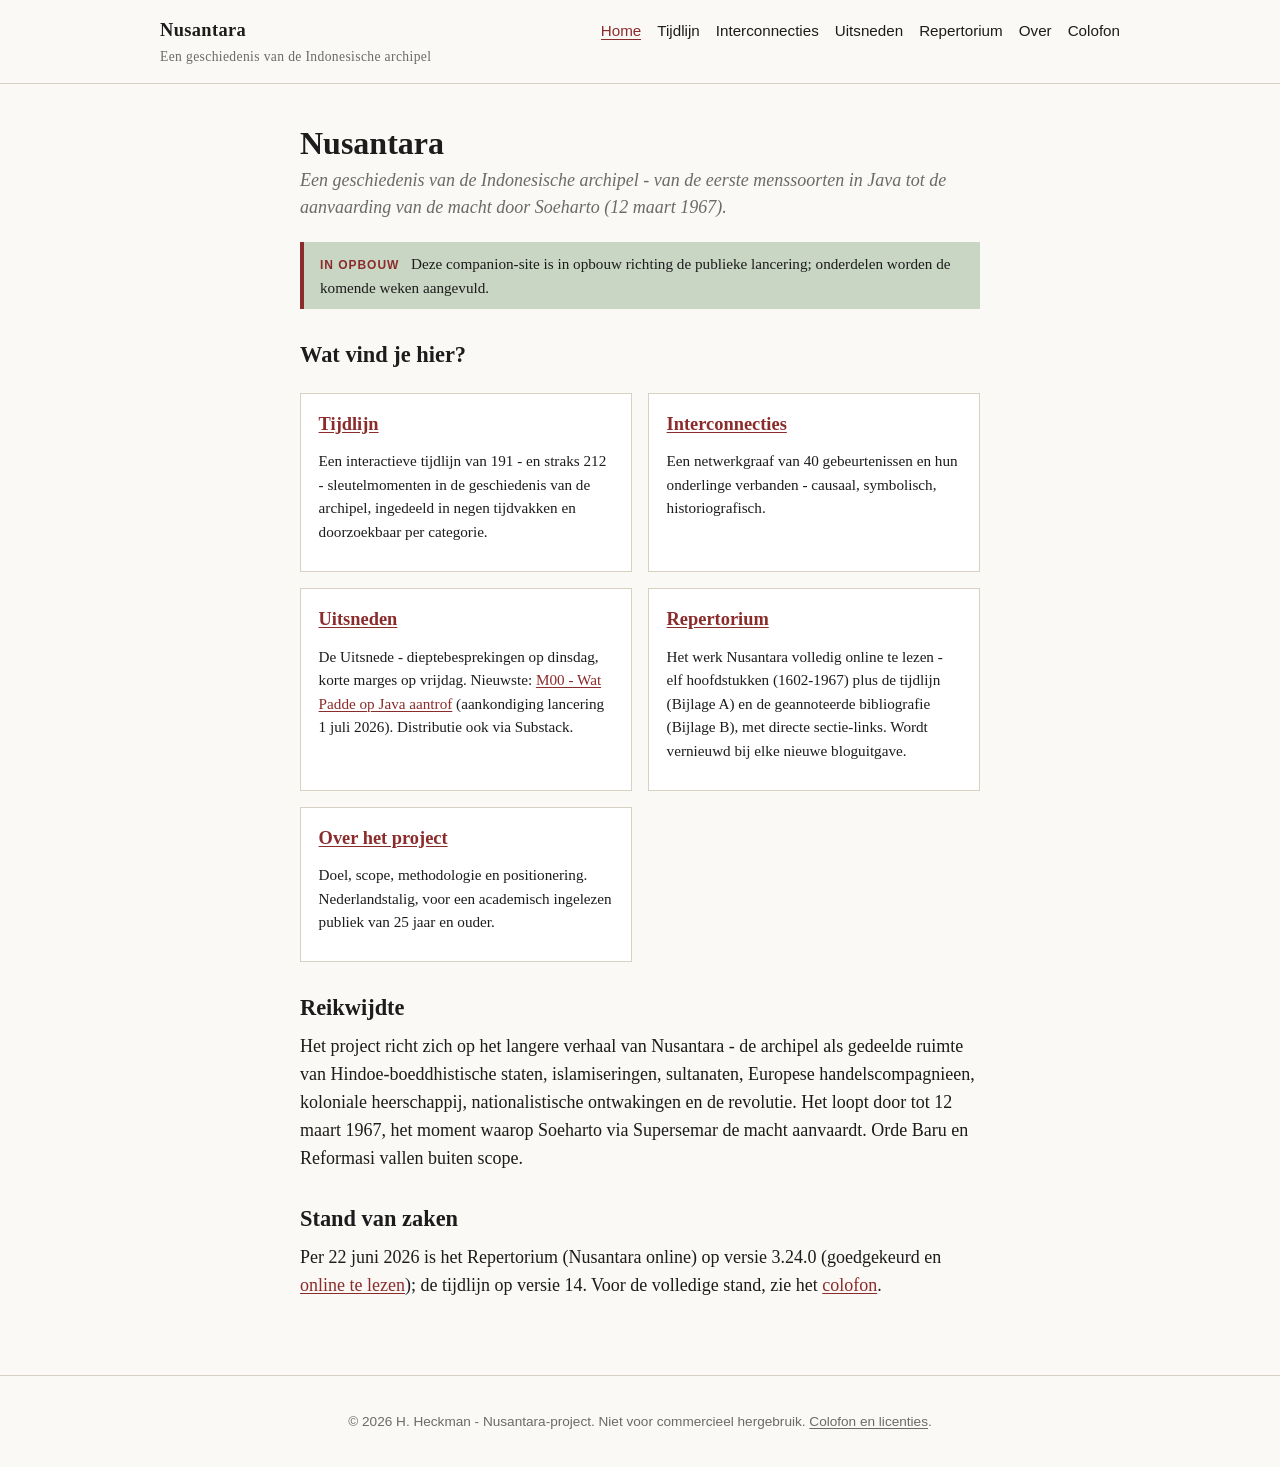
<file: index.html>
<!DOCTYPE html>
<html lang="nl">
<head>
  <meta charset="UTF-8">
  <meta name="viewport" content="width=device-width, initial-scale=1.0">
  <title>Nusantara - Een geschiedenis van de Indonesische archipel</title>
  <meta name="description" content="Companion-site bij het Nusantara-project Nusantara: tijdlijn, interconnecties-graaf, blogs en bronvermelding voor een geschiedenis van de Indonesische archipel.">
  <meta property="og:title" content="Nusantara - Een geschiedenis van de Indonesische archipel">
  <meta property="og:description" content="Tijdlijn, interconnecties en achtergrondblogs bij het Nusantara-project Nusantara.">
  <link rel="stylesheet" href="assets/css/site.css">
</head>
<body>

<header class="site-header">
  <div class="wrap">
    <a href="/" class="brand">
      Nusantara
      <span class="tagline">Een geschiedenis van de Indonesische archipel</span>
    </a>
    <nav class="site-nav" aria-label="Hoofdnavigatie">
      <ul>
        <li><a href="/" class="is-current">Home</a></li>
        <li><a href="/tijdlijn/">Tijdlijn</a></li>
        <li><a href="/interconnecties/">Interconnecties</a></li>
        <li><a href="/uitsneden/">Uitsneden</a></li>
        <li><a href="/boek/">Repertorium</a></li>
        <li><a href="/over/">Over</a></li>
        <li><a href="/colofon/">Colofon</a></li>
      </ul>
    </nav>
  </div>
</header>

<main>

  <h1>Nusantara</h1>
  <p class="subtitle">Een geschiedenis van de Indonesische archipel - van de eerste menssoorten in Java tot de aanvaarding van de macht door Soeharto (12 maart 1967).</p>

  <div class="banner" role="status">
    <span class="label">In opbouw</span>
    Deze companion-site is in opbouw richting de publieke lancering; onderdelen worden de komende weken aangevuld.
  </div>

  <h2>Wat vind je hier?</h2>

  <div class="cards">
    <div class="card">
      <h3><a href="/tijdlijn/">Tijdlijn</a></h3>
      <p>Een interactieve tijdlijn van 191 - en straks 212 - sleutelmomenten in de geschiedenis van de archipel, ingedeeld in negen tijdvakken en doorzoekbaar per categorie.</p>
    </div>
    <div class="card">
      <h3><a href="/interconnecties/">Interconnecties</a></h3>
      <p>Een netwerkgraaf van 40 gebeurtenissen en hun onderlinge verbanden - causaal, symbolisch, historiografisch.</p>
    </div>
    <div class="card">
      <h3><a href="/uitsneden/">Uitsneden</a></h3>
      <p>De Uitsnede - dieptebesprekingen op dinsdag, korte marges op vrijdag. Nieuwste: <a href="/uitsneden/m00/">M00 - Wat Padde op Java aantrof</a> (aankondiging lancering 1 juli 2026). Distributie ook via Substack.</p>
    </div>
    <div class="card">
      <h3><a href="/boek/">Repertorium</a></h3>
      <p>Het werk Nusantara volledig online te lezen - elf hoofdstukken (1602-1967) plus de tijdlijn (Bijlage A) en de geannoteerde bibliografie (Bijlage B), met directe sectie-links. Wordt vernieuwd bij elke nieuwe bloguitgave.</p>
    </div>
    <div class="card">
      <h3><a href="/over/">Over het project</a></h3>
      <p>Doel, scope, methodologie en positionering. Nederlandstalig, voor een academisch ingelezen publiek van 25 jaar en ouder.</p>
    </div>
  </div>

  <h2>Reikwijdte</h2>
  <p>Het project richt zich op het langere verhaal van Nusantara - de archipel als gedeelde ruimte van Hindoe-boeddhistische staten, islamiseringen, sultanaten, Europese handelscompagnieen, koloniale heerschappij, nationalistische ontwakingen en de revolutie. Het loopt door tot 12 maart 1967, het moment waarop Soeharto via Supersemar de macht aanvaardt. Orde Baru en Reformasi vallen buiten scope.</p>

  <h2>Stand van zaken</h2>
  <p>Per 22 juni 2026 is het Repertorium (Nusantara online) op versie 3.24.0 (goedgekeurd en <a href="/boek/">online te lezen</a>); de tijdlijn op versie 14. Voor de volledige stand, zie het <a href="/colofon/">colofon</a>.</p>

</main>

<footer class="site-footer">
  <p>&copy; 2026 H. Heckman - Nusantara-project. Niet voor commercieel hergebruik. <a href="/colofon/">Colofon en licenties</a>.</p>
</footer>

</body>
</html>
</file>
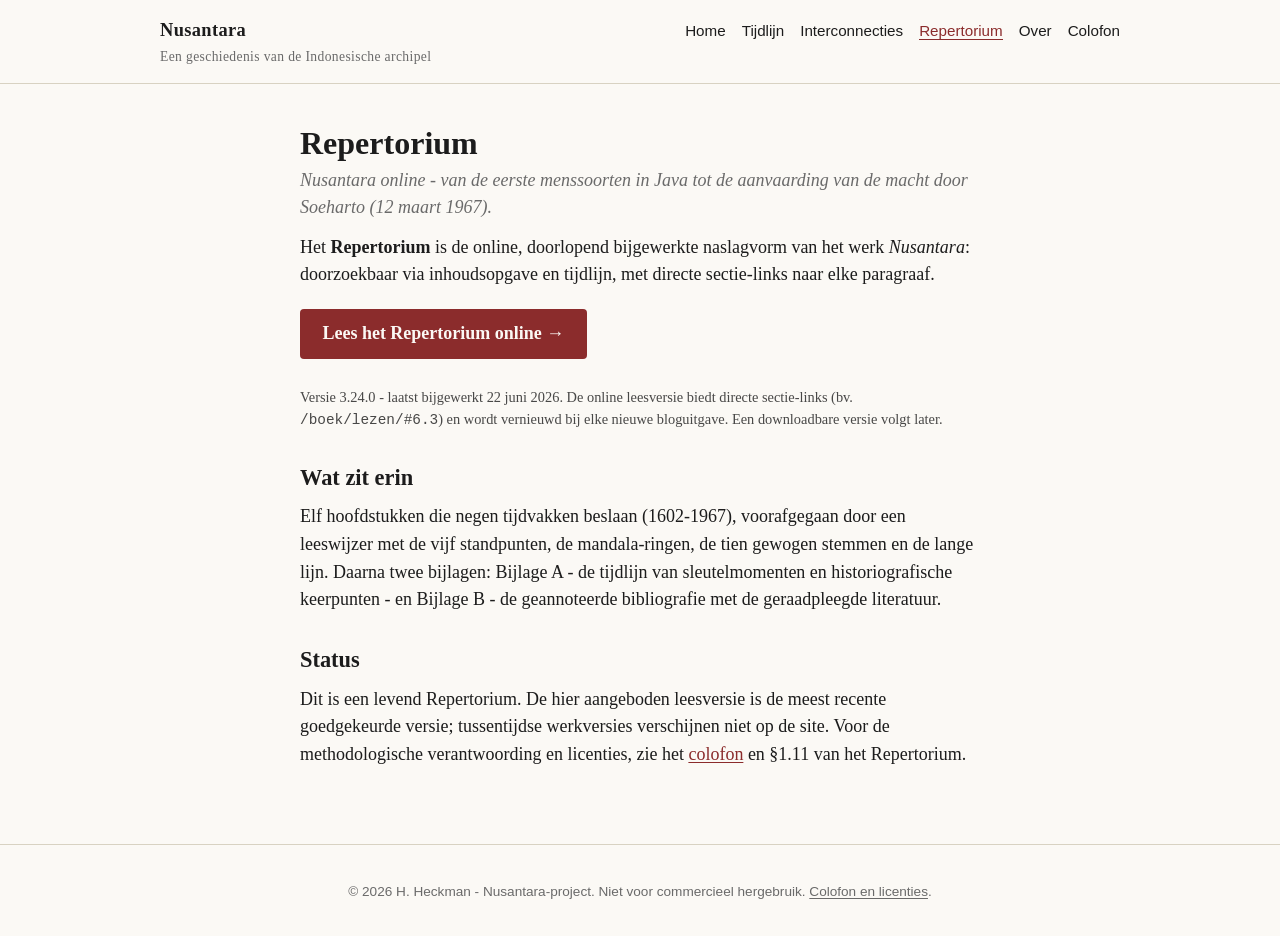
<file: boek/index.html>
<!DOCTYPE html>
<html lang="nl">
<head>
  <meta charset="UTF-8">
  <meta name="viewport" content="width=device-width, initial-scale=1.0">
  <title>Repertorium - Nusantara</title>
  <meta name="description" content="Het Repertorium van Nusantara - een maritiem-gecentreerde geschiedenis van de Indonesische archipel - online te lezen, met directe sectie-links.">
  <meta property="og:title" content="Repertorium - Nusantara">
  <link rel="stylesheet" href="../assets/css/site.css">
  <style>
    .download-btn{display:inline-block;margin:.5rem 0 1rem;padding:.7rem 1.4rem;background:#8B2C2C;color:#FBF9F5;text-decoration:none;border-radius:4px;font-weight:bold}
    .download-btn:hover{background:#9E1B22}
    .meta{font-size:.9rem;opacity:.8}
  </style>
</head>
<body>

<header class="site-header">
  <div class="wrap">
    <a href="/" class="brand">
      Nusantara
      <span class="tagline">Een geschiedenis van de Indonesische archipel</span>
    </a>
    <nav class="site-nav" aria-label="Hoofdnavigatie">
      <ul>
        <li><a href="/">Home</a></li>
        <li><a href="/tijdlijn/">Tijdlijn</a></li>
        <li><a href="/interconnecties/">Interconnecties</a></li>
        <li><a href="/boek/" class="is-current">Repertorium</a></li>
        <li><a href="/over/">Over</a></li>
        <li><a href="/colofon/">Colofon</a></li>
      </ul>
    </nav>
  </div>
</header>

<main>

  <h1>Repertorium</h1>
  <p class="subtitle">Nusantara online - van de eerste menssoorten in Java tot de aanvaarding van de macht door Soeharto (12 maart 1967).</p>

  <p>Het <strong>Repertorium</strong> is de online, doorlopend bijgewerkte naslagvorm van het werk <em>Nusantara</em>: doorzoekbaar via inhoudsopgave en tijdlijn, met directe sectie-links naar elke paragraaf.</p>

  <p><a class="download-btn" href="/boek/lezen/">Lees het Repertorium online &rarr;</a></p>
  <p class="meta">Versie 3.24.0 - laatst bijgewerkt 22 juni 2026. De online leesversie biedt directe sectie-links (bv. <code>/boek/lezen/#6.3</code>) en wordt vernieuwd bij elke nieuwe bloguitgave. Een downloadbare versie volgt later.</p>

  <h2>Wat zit erin</h2>
  <p>Elf hoofdstukken die negen tijdvakken beslaan (1602-1967), voorafgegaan door een leeswijzer met de vijf standpunten, de mandala-ringen, de tien gewogen stemmen en de lange lijn. Daarna twee bijlagen: Bijlage A - de tijdlijn van sleutelmomenten en historiografische keerpunten - en Bijlage B - de geannoteerde bibliografie met de geraadpleegde literatuur.</p>

  <h2>Status</h2>
  <p>Dit is een levend Repertorium. De hier aangeboden leesversie is de meest recente goedgekeurde versie; tussentijdse werkversies verschijnen niet op de site. Voor de methodologische verantwoording en licenties, zie het <a href="/colofon/">colofon</a> en §1.11 van het Repertorium.</p>

</main>

<footer class="site-footer">
  <p>&copy; 2026 H. Heckman - Nusantara-project. Niet voor commercieel hergebruik. <a href="/colofon/">Colofon en licenties</a>.</p>
</footer>

</body>
</html>
</file>
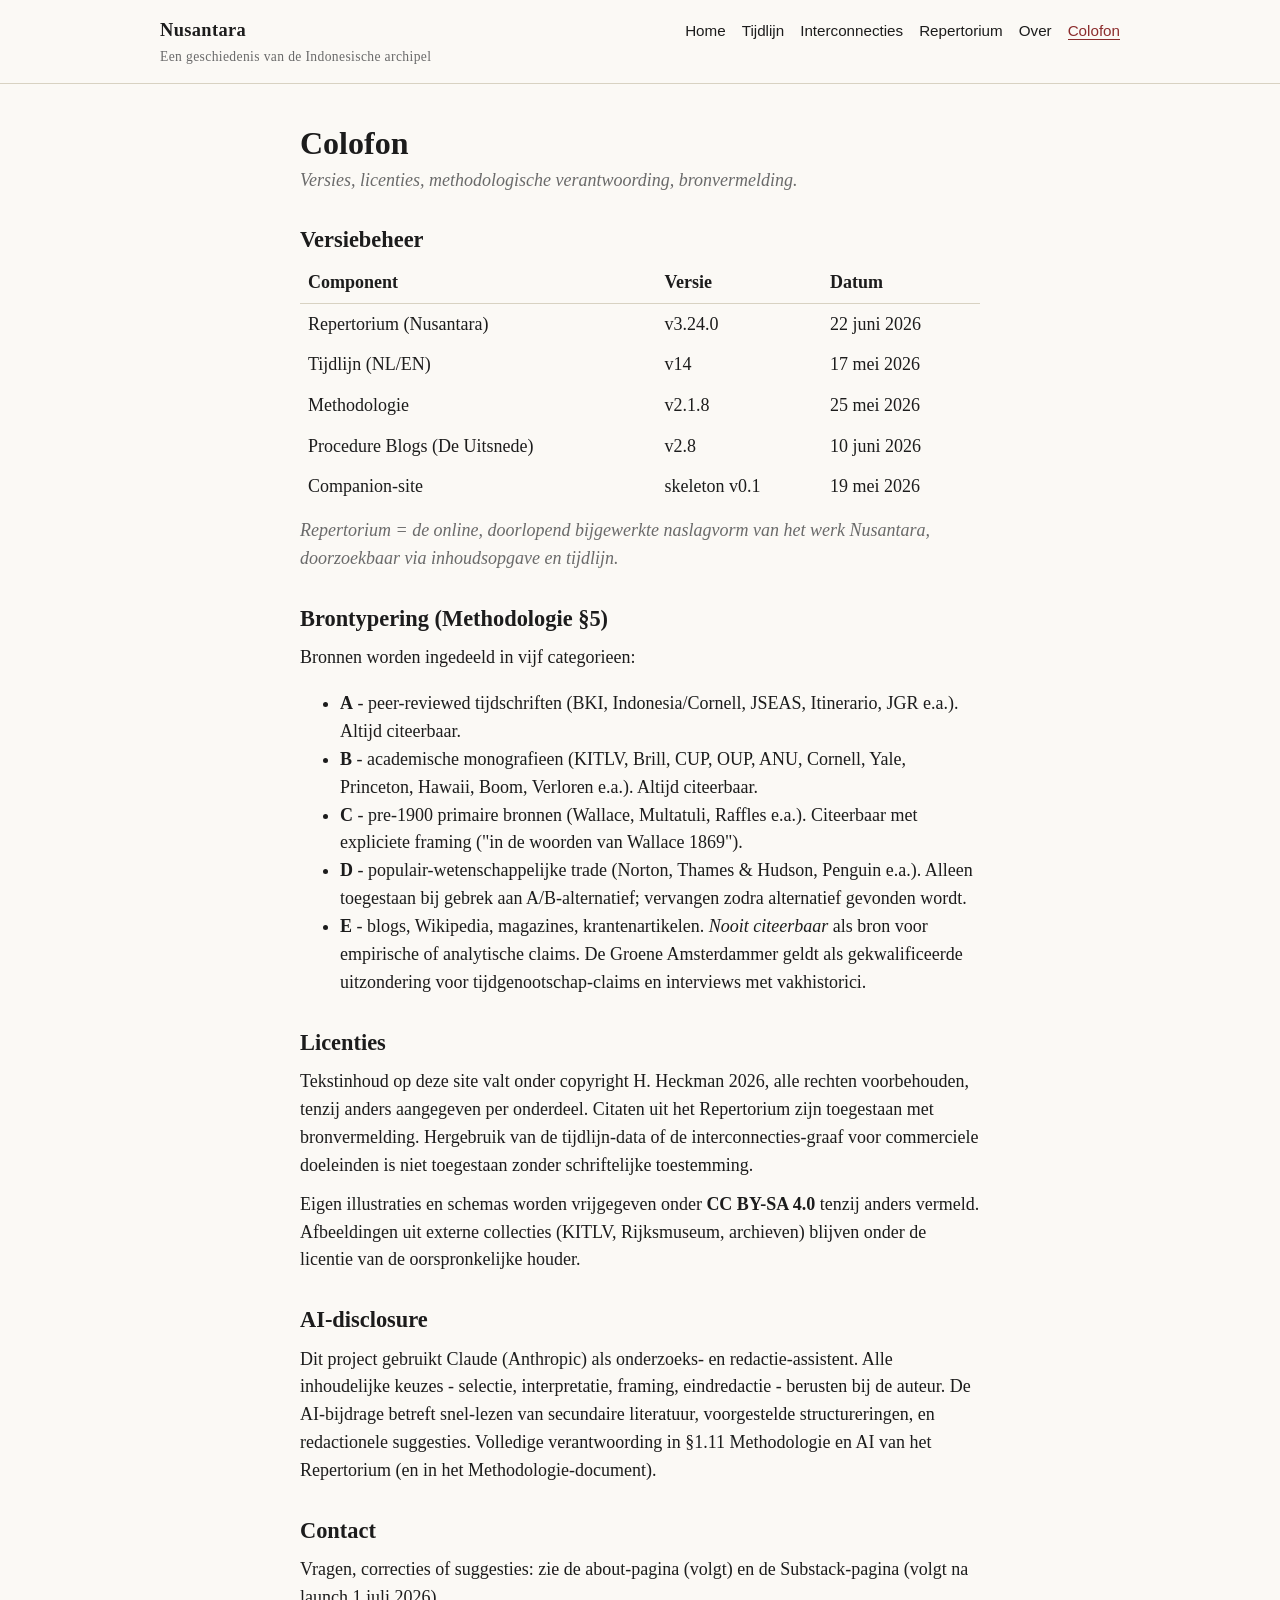
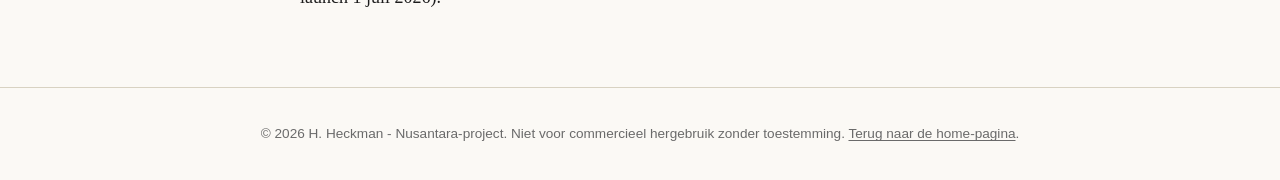
<file: colofon/index.html>
<!DOCTYPE html>
<html lang="nl">
<head>
  <meta charset="UTF-8">
  <meta name="viewport" content="width=device-width, initial-scale=1.0">
  <title>Colofon - Nusantara</title>
  <meta name="description" content="Colofon, licenties, bronvermelding en versiebeheer van het Nusantara-project.">
  <meta property="og:title" content="Colofon - Nusantara">
  <link rel="stylesheet" href="../assets/css/site.css">
</head>
<body>

<header class="site-header">
  <div class="wrap">
    <a href="/" class="brand">
      Nusantara
      <span class="tagline">Een geschiedenis van de Indonesische archipel</span>
    </a>
    <nav class="site-nav" aria-label="Hoofdnavigatie">
      <ul>
        <li><a href="/">Home</a></li>
        <li><a href="/tijdlijn/">Tijdlijn</a></li>
        <li><a href="/interconnecties/">Interconnecties</a></li>
        <li><a href="/boek/">Repertorium</a></li>
        <li><a href="/over/">Over</a></li>
        <li><a href="/colofon/" class="is-current">Colofon</a></li>
      </ul>
    </nav>
  </div>
</header>

<main>

  <h1>Colofon</h1>
  <p class="subtitle">Versies, licenties, methodologische verantwoording, bronvermelding.</p>

  <h2>Versiebeheer</h2>
  <table style="width:100%; border-collapse:collapse;">
    <tr><th style="text-align:left; border-bottom:1px solid var(--c-rule); padding:0.4rem 0.5rem;">Component</th><th style="text-align:left; border-bottom:1px solid var(--c-rule); padding:0.4rem 0.5rem;">Versie</th><th style="text-align:left; border-bottom:1px solid var(--c-rule); padding:0.4rem 0.5rem;">Datum</th></tr>
    <tr><td style="padding:0.4rem 0.5rem;">Repertorium (Nusantara)</td><td style="padding:0.4rem 0.5rem;">v3.24.0</td><td style="padding:0.4rem 0.5rem;">22 juni 2026</td></tr>
    <tr><td style="padding:0.4rem 0.5rem;">Tijdlijn (NL/EN)</td><td style="padding:0.4rem 0.5rem;">v14</td><td style="padding:0.4rem 0.5rem;">17 mei 2026</td></tr>
    <tr><td style="padding:0.4rem 0.5rem;">Methodologie</td><td style="padding:0.4rem 0.5rem;">v2.1.8</td><td style="padding:0.4rem 0.5rem;">25 mei 2026</td></tr>
    <tr><td style="padding:0.4rem 0.5rem;">Procedure Blogs (De Uitsnede)</td><td style="padding:0.4rem 0.5rem;">v2.8</td><td style="padding:0.4rem 0.5rem;">10 juni 2026</td></tr>
    <tr><td style="padding:0.4rem 0.5rem;">Companion-site</td><td style="padding:0.4rem 0.5rem;">skeleton v0.1</td><td style="padding:0.4rem 0.5rem;">19 mei 2026</td></tr>
  </table>

  <p class="subtitle" style="margin-top:0.6rem;">Repertorium = de online, doorlopend bijgewerkte naslagvorm van het werk <em>Nusantara</em>, doorzoekbaar via inhoudsopgave en tijdlijn.</p>

  <h2>Brontypering (Methodologie §5)</h2>
  <p>Bronnen worden ingedeeld in vijf categorieen:</p>
  <ul>
    <li><strong>A</strong> - peer-reviewed tijdschriften (BKI, Indonesia/Cornell, JSEAS, Itinerario, JGR e.a.). Altijd citeerbaar.</li>
    <li><strong>B</strong> - academische monografieen (KITLV, Brill, CUP, OUP, ANU, Cornell, Yale, Princeton, Hawaii, Boom, Verloren e.a.). Altijd citeerbaar.</li>
    <li><strong>C</strong> - pre-1900 primaire bronnen (Wallace, Multatuli, Raffles e.a.). Citeerbaar met expliciete framing ("in de woorden van Wallace 1869").</li>
    <li><strong>D</strong> - populair-wetenschappelijke trade (Norton, Thames &amp; Hudson, Penguin e.a.). Alleen toegestaan bij gebrek aan A/B-alternatief; vervangen zodra alternatief gevonden wordt.</li>
    <li><strong>E</strong> - blogs, Wikipedia, magazines, krantenartikelen. <em>Nooit citeerbaar</em> als bron voor empirische of analytische claims. De Groene Amsterdammer geldt als gekwalificeerde uitzondering voor tijdgenootschap-claims en interviews met vakhistorici.</li>
  </ul>

  <h2>Licenties</h2>
  <p>Tekstinhoud op deze site valt onder copyright H. Heckman 2026, alle rechten voorbehouden, tenzij anders aangegeven per onderdeel. Citaten uit het Repertorium zijn toegestaan met bronvermelding. Hergebruik van de tijdlijn-data of de interconnecties-graaf voor commerciele doeleinden is niet toegestaan zonder schriftelijke toestemming.</p>
  <p>Eigen illustraties en schemas worden vrijgegeven onder <strong>CC BY-SA 4.0</strong> tenzij anders vermeld. Afbeeldingen uit externe collecties (KITLV, Rijksmuseum, archieven) blijven onder de licentie van de oorspronkelijke houder.</p>

  <h2>AI-disclosure</h2>
  <p>Dit project gebruikt Claude (Anthropic) als onderzoeks- en redactie-assistent. Alle inhoudelijke keuzes - selectie, interpretatie, framing, eindredactie - berusten bij de auteur. De AI-bijdrage betreft snel-lezen van secundaire literatuur, voorgestelde structureringen, en redactionele suggesties. Volledige verantwoording in §1.11 Methodologie en AI van het Repertorium (en in het Methodologie-document).</p>

  <h2>Contact</h2>
  <p>Vragen, correcties of suggesties: zie de about-pagina (volgt) en de Substack-pagina (volgt na launch 1 juli 2026).</p>

</main>

<footer class="site-footer">
  <p>&copy; 2026 H. Heckman - Nusantara-project. Niet voor commercieel hergebruik zonder toestemming. <a href="/">Terug naar de home-pagina</a>.</p>
</footer>

</body>
</html>
</file>
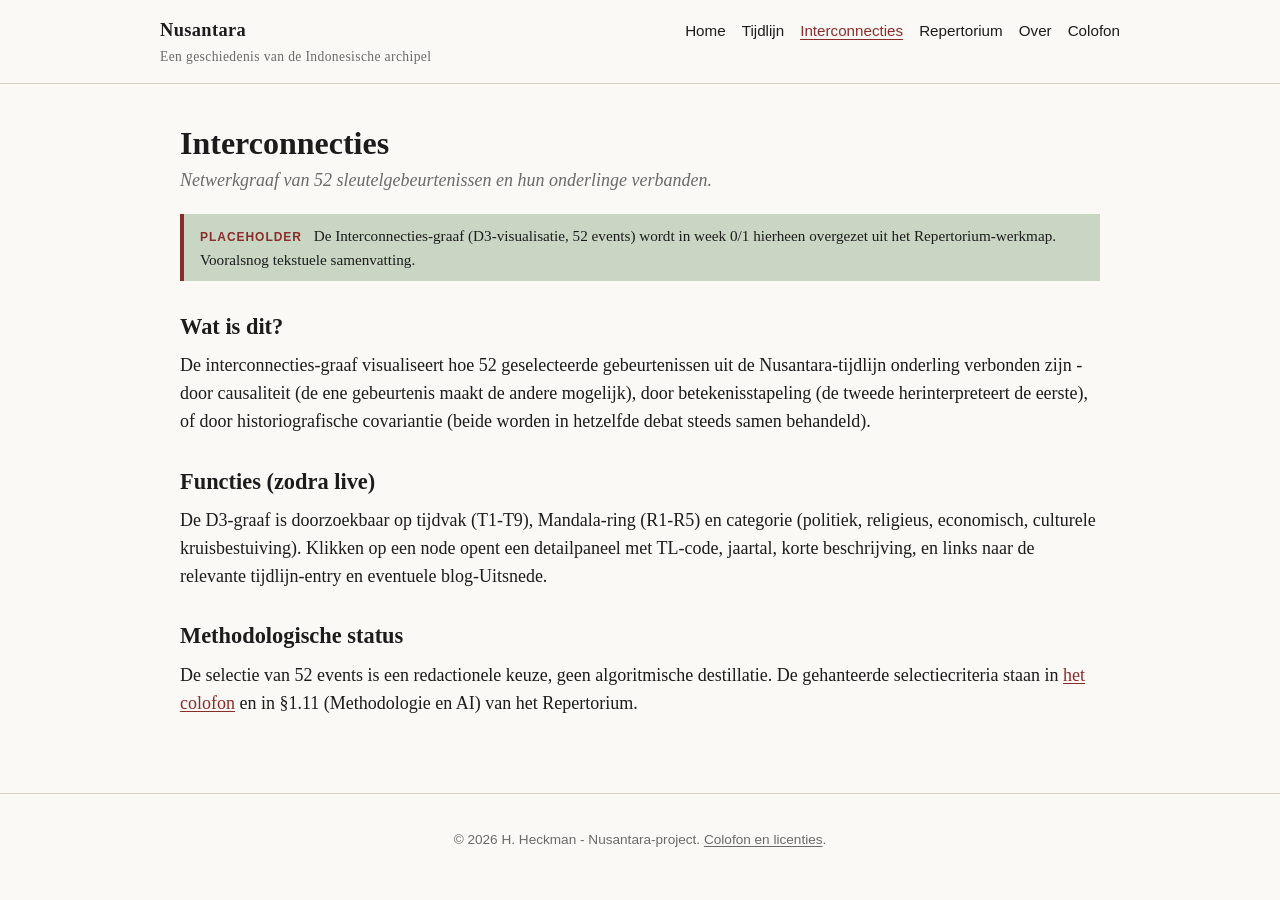
<file: interconnecties/index.html>
<!DOCTYPE html>
<html lang="nl">
<head>
  <meta charset="UTF-8">
  <meta name="viewport" content="width=device-width, initial-scale=1.0">
  <title>Interconnecties - Nusantara</title>
  <meta name="description" content="Netwerkgraaf van 40 gebeurtenissen en hun verbanden in de geschiedenis van de Indonesische archipel.">
  <meta property="og:title" content="Interconnecties - Nusantara">
  <link rel="stylesheet" href="../assets/css/site.css">
</head>
<body>

<header class="site-header">
  <div class="wrap">
    <a href="/" class="brand">
      Nusantara
      <span class="tagline">Een geschiedenis van de Indonesische archipel</span>
    </a>
    <nav class="site-nav" aria-label="Hoofdnavigatie">
      <ul>
        <li><a href="/">Home</a></li>
        <li><a href="/tijdlijn/">Tijdlijn</a></li>
        <li><a href="/interconnecties/" class="is-current">Interconnecties</a></li>
        <li><a href="/boek/">Repertorium</a></li>
        <li><a href="/over/">Over</a></li>
        <li><a href="/colofon/">Colofon</a></li>
      </ul>
    </nav>
  </div>
</header>

<main class="wide">

  <h1>Interconnecties</h1>
  <p class="subtitle">Netwerkgraaf van 52 sleutelgebeurtenissen en hun onderlinge verbanden.</p>

  <div class="banner" role="status">
    <span class="label">Placeholder</span>
    De Interconnecties-graaf (D3-visualisatie, 52 events) wordt in week 0/1 hierheen overgezet uit het Repertorium-werkmap. Vooralsnog tekstuele samenvatting.
  </div>

  <h2>Wat is dit?</h2>
  <p>De interconnecties-graaf visualiseert hoe 52 geselecteerde gebeurtenissen uit de Nusantara-tijdlijn onderling verbonden zijn - door causaliteit (de ene gebeurtenis maakt de andere mogelijk), door betekenisstapeling (de tweede herinterpreteert de eerste), of door historiografische covariantie (beide worden in hetzelfde debat steeds samen behandeld).</p>

  <h2>Functies (zodra live)</h2>
  <p>De D3-graaf is doorzoekbaar op tijdvak (T1-T9), Mandala-ring (R1-R5) en categorie (politiek, religieus, economisch, culturele kruisbestuiving). Klikken op een node opent een detailpaneel met TL-code, jaartal, korte beschrijving, en links naar de relevante tijdlijn-entry en eventuele blog-Uitsnede.</p>

  <h2>Methodologische status</h2>
  <p>De selectie van 52 events is een redactionele keuze, geen algoritmische destillatie. De gehanteerde selectiecriteria staan in <a href="/colofon/">het colofon</a> en in §1.11 (Methodologie en AI) van het Repertorium.</p>

</main>

<footer class="site-footer">
  <p>&copy; 2026 H. Heckman - Nusantara-project. <a href="/colofon/">Colofon en licenties</a>.</p>
</footer>

</body>
</html>
</file>
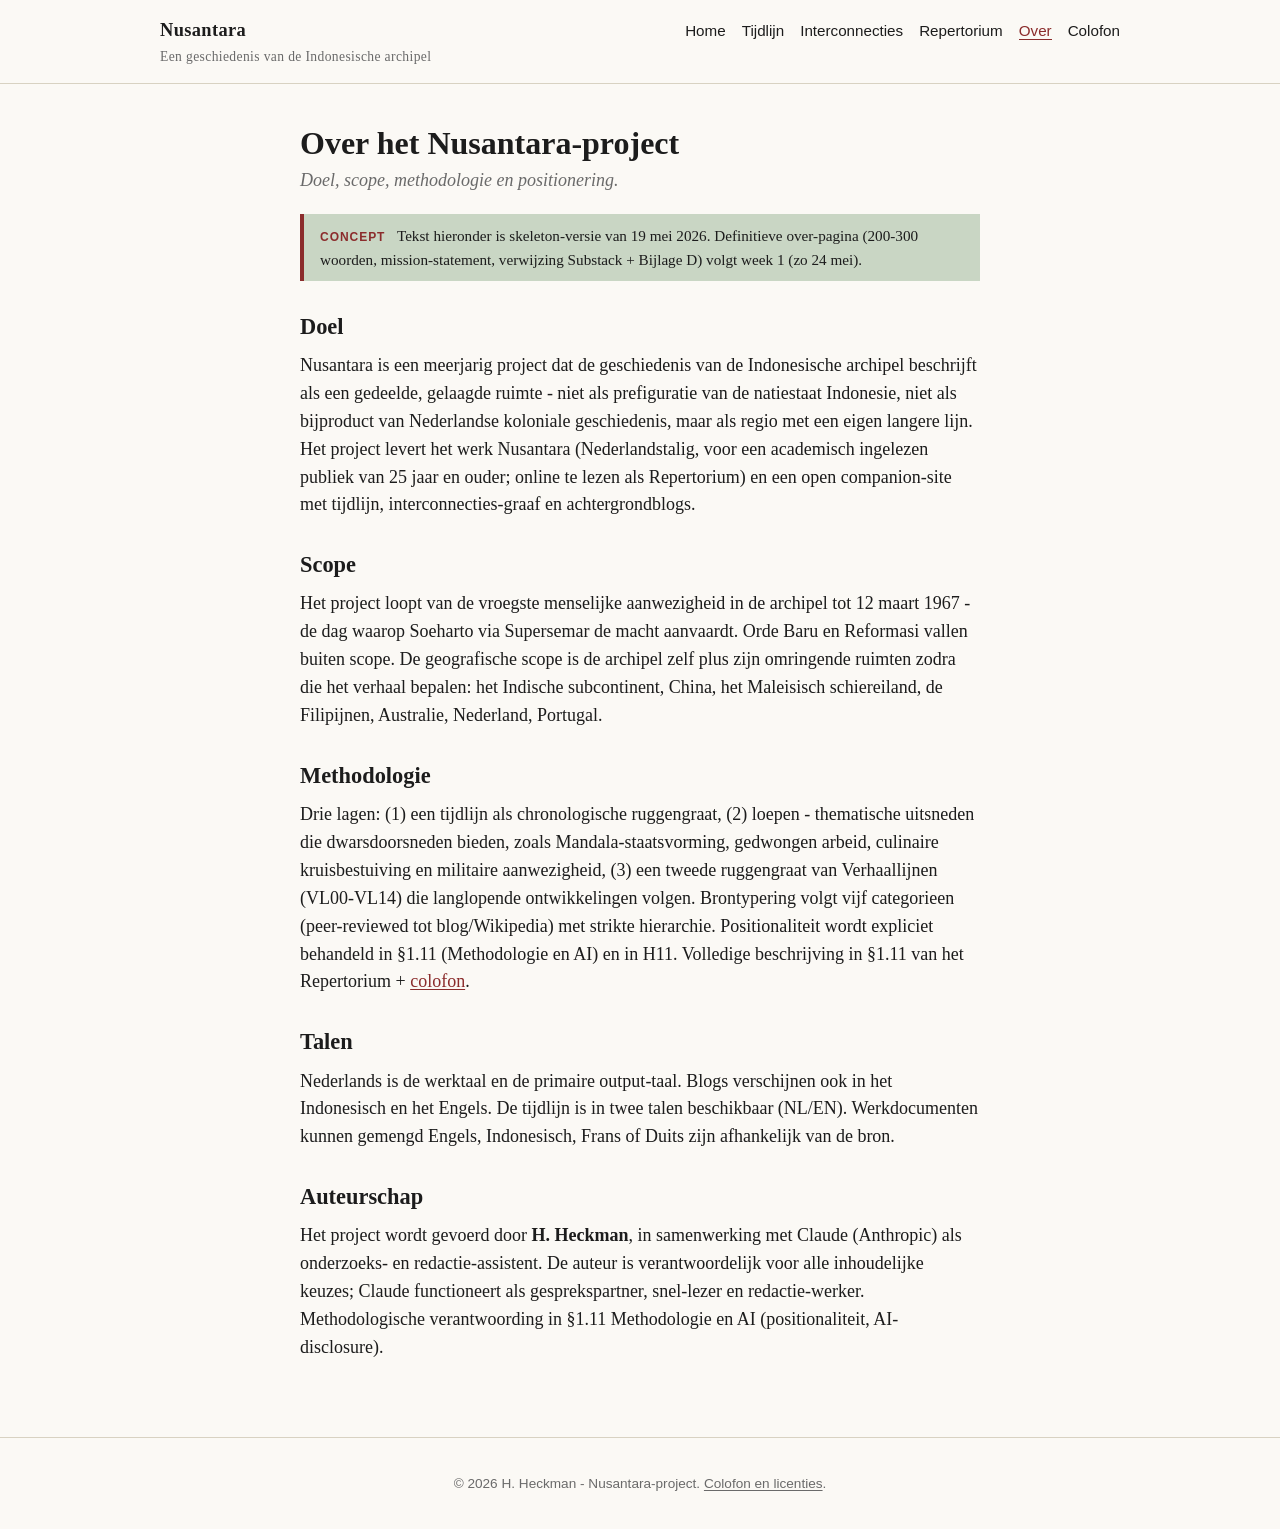
<file: over/index.html>
<!DOCTYPE html>
<html lang="nl">
<head>
  <meta charset="UTF-8">
  <meta name="viewport" content="width=device-width, initial-scale=1.0">
  <title>Over het project - Nusantara</title>
  <meta name="description" content="Doel, scope, methodologie en positionering van het Nusantara-project: een Nederlandstalige geschiedenis van de Indonesische archipel voor een academisch publiek van 25+.">
  <meta property="og:title" content="Over het Nusantara-project">
  <link rel="stylesheet" href="../assets/css/site.css">
</head>
<body>

<header class="site-header">
  <div class="wrap">
    <a href="/" class="brand">
      Nusantara
      <span class="tagline">Een geschiedenis van de Indonesische archipel</span>
    </a>
    <nav class="site-nav" aria-label="Hoofdnavigatie">
      <ul>
        <li><a href="/">Home</a></li>
        <li><a href="/tijdlijn/">Tijdlijn</a></li>
        <li><a href="/interconnecties/">Interconnecties</a></li>
        <li><a href="/boek/">Repertorium</a></li>
        <li><a href="/over/" class="is-current">Over</a></li>
        <li><a href="/colofon/">Colofon</a></li>
      </ul>
    </nav>
  </div>
</header>

<main>

  <h1>Over het Nusantara-project</h1>
  <p class="subtitle">Doel, scope, methodologie en positionering.</p>

  <div class="banner" role="status">
    <span class="label">Concept</span>
    Tekst hieronder is skeleton-versie van 19 mei 2026. Definitieve over-pagina (200-300 woorden, mission-statement, verwijzing Substack + Bijlage D) volgt week 1 (zo 24 mei).
  </div>

  <h2>Doel</h2>
  <p>Nusantara is een meerjarig project dat de geschiedenis van de Indonesische archipel beschrijft als een gedeelde, gelaagde ruimte - niet als prefiguratie van de natiestaat Indonesie, niet als bijproduct van Nederlandse koloniale geschiedenis, maar als regio met een eigen langere lijn. Het project levert het werk Nusantara (Nederlandstalig, voor een academisch ingelezen publiek van 25 jaar en ouder; online te lezen als Repertorium) en een open companion-site met tijdlijn, interconnecties-graaf en achtergrondblogs.</p>

  <h2>Scope</h2>
  <p>Het project loopt van de vroegste menselijke aanwezigheid in de archipel tot 12 maart 1967 - de dag waarop Soeharto via Supersemar de macht aanvaardt. Orde Baru en Reformasi vallen buiten scope. De geografische scope is de archipel zelf plus zijn omringende ruimten zodra die het verhaal bepalen: het Indische subcontinent, China, het Maleisisch schiereiland, de Filipijnen, Australie, Nederland, Portugal.</p>

  <h2>Methodologie</h2>
  <p>Drie lagen: (1) een tijdlijn als chronologische ruggengraat, (2) loepen - thematische uitsneden die dwarsdoorsneden bieden, zoals Mandala-staatsvorming, gedwongen arbeid, culinaire kruisbestuiving en militaire aanwezigheid, (3) een tweede ruggengraat van Verhaallijnen (VL00-VL14) die langlopende ontwikkelingen volgen. Brontypering volgt vijf categorieen (peer-reviewed tot blog/Wikipedia) met strikte hierarchie. Positionaliteit wordt expliciet behandeld in §1.11 (Methodologie en AI) en in H11. Volledige beschrijving in §1.11 van het Repertorium + <a href="/colofon/">colofon</a>.</p>

  <h2>Talen</h2>
  <p>Nederlands is de werktaal en de primaire output-taal. Blogs verschijnen ook in het Indonesisch en het Engels. De tijdlijn is in twee talen beschikbaar (NL/EN). Werkdocumenten kunnen gemengd Engels, Indonesisch, Frans of Duits zijn afhankelijk van de bron.</p>

  <h2>Auteurschap</h2>
  <p>Het project wordt gevoerd door <strong>H. Heckman</strong>, in samenwerking met Claude (Anthropic) als onderzoeks- en redactie-assistent. De auteur is verantwoordelijk voor alle inhoudelijke keuzes; Claude functioneert als gesprekspartner, snel-lezer en redactie-werker. Methodologische verantwoording in §1.11 Methodologie en AI (positionaliteit, AI-disclosure).</p>

</main>

<footer class="site-footer">
  <p>&copy; 2026 H. Heckman - Nusantara-project. <a href="/colofon/">Colofon en licenties</a>.</p>
</footer>

</body>
</html>
</file>
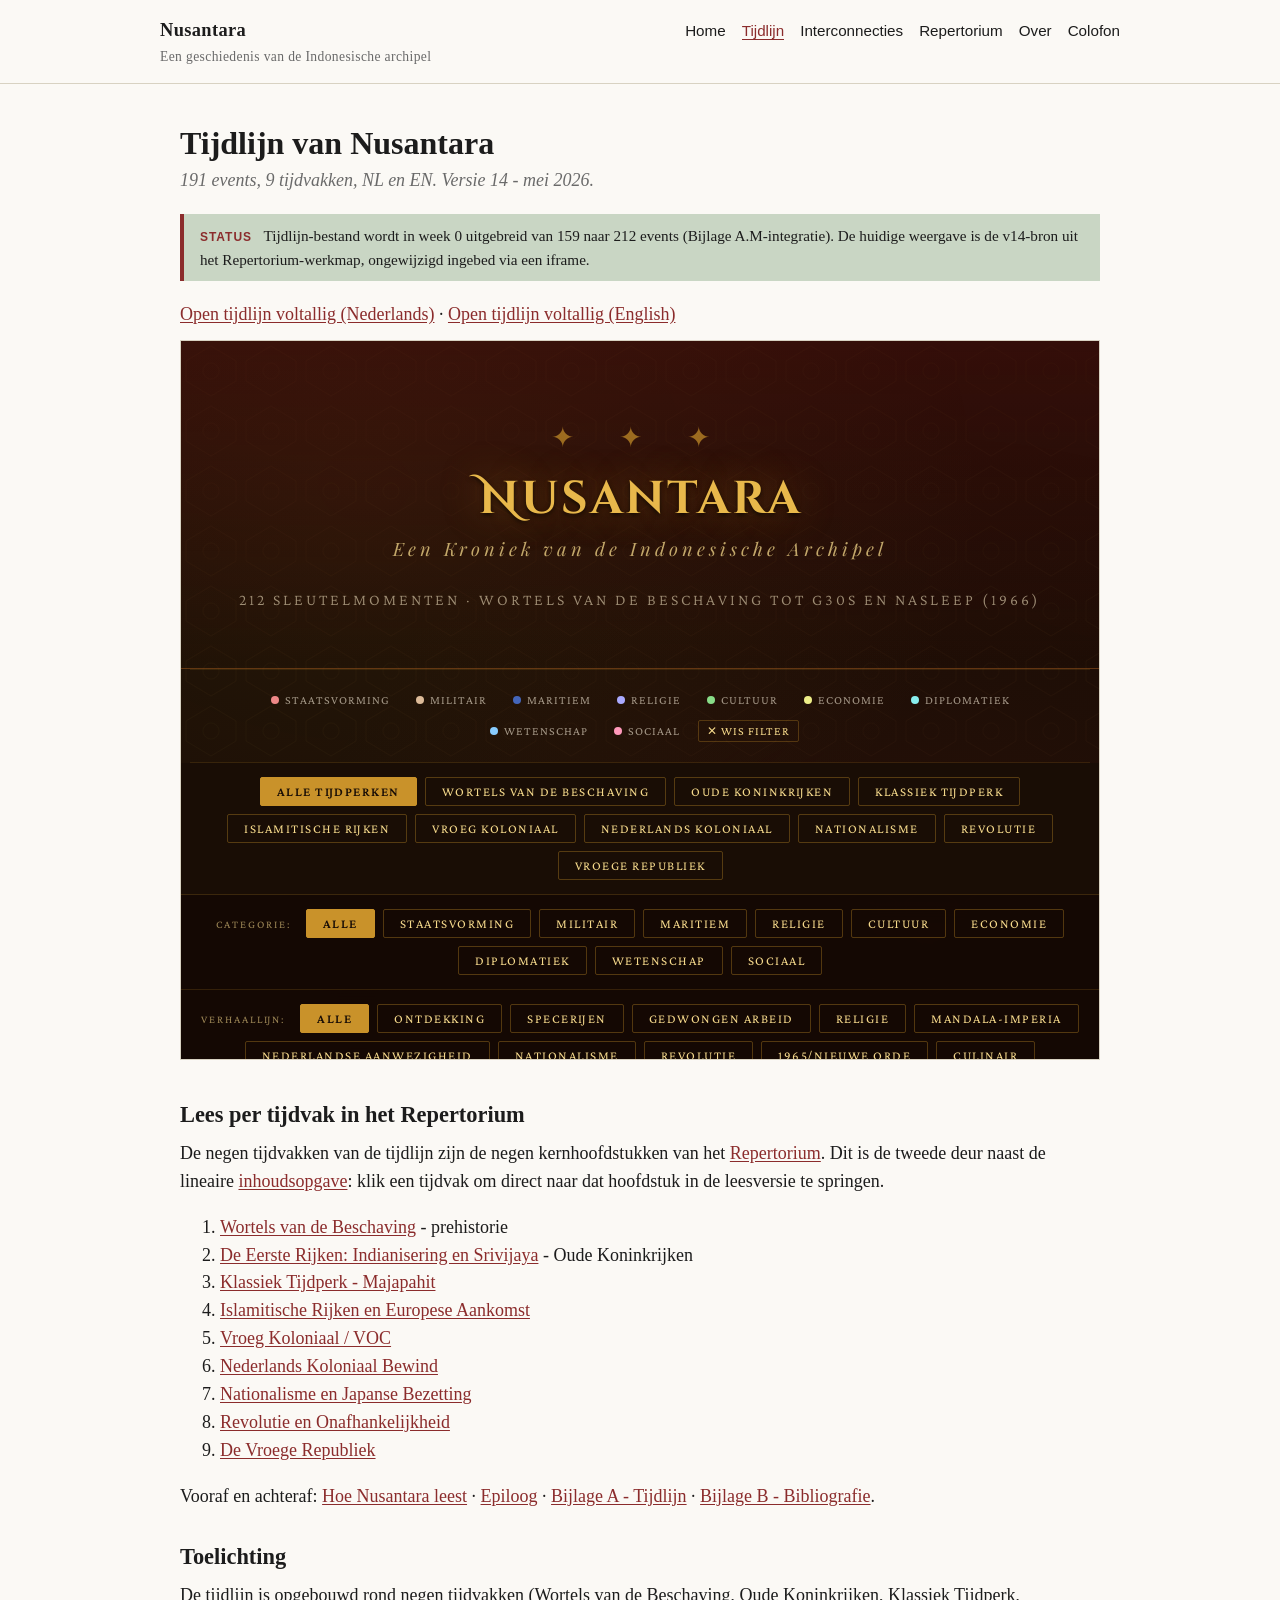
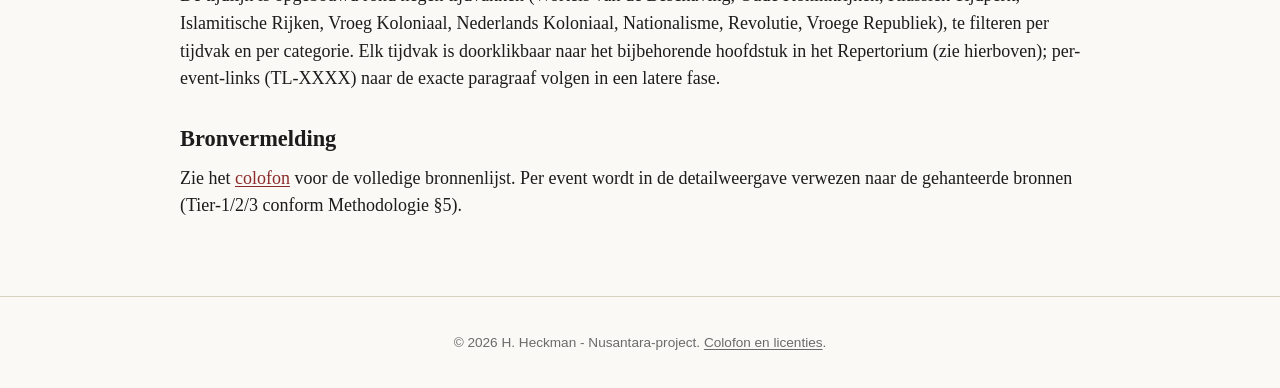
<file: tijdlijn/index.html>
<!DOCTYPE html>
<html lang="nl">
<head>
  <meta charset="UTF-8">
  <meta name="viewport" content="width=device-width, initial-scale=1.0">
  <title>Tijdlijn - Nusantara</title>
  <meta name="description" content="Interactieve tijdlijn van 191 sleutelmomenten in de geschiedenis van de Indonesische archipel, van de prehistorie tot Soeharto.">
  <meta property="og:title" content="Tijdlijn - Nusantara">
  <link rel="stylesheet" href="../assets/css/site.css">
</head>
<body>

<header class="site-header">
  <div class="wrap">
    <a href="/" class="brand">
      Nusantara
      <span class="tagline">Een geschiedenis van de Indonesische archipel</span>
    </a>
    <nav class="site-nav" aria-label="Hoofdnavigatie">
      <ul>
        <li><a href="/">Home</a></li>
        <li><a href="/tijdlijn/" class="is-current">Tijdlijn</a></li>
        <li><a href="/interconnecties/">Interconnecties</a></li>
        <li><a href="/boek/">Repertorium</a></li>
        <li><a href="/over/">Over</a></li>
        <li><a href="/colofon/">Colofon</a></li>
      </ul>
    </nav>
  </div>
</header>

<main class="wide">

  <h1>Tijdlijn van Nusantara</h1>
  <p class="subtitle">191 events, 9 tijdvakken, NL en EN. Versie 14 - mei 2026.</p>

  <div class="banner" role="status">
    <span class="label">Status</span>
    Tijdlijn-bestand wordt in week 0 uitgebreid van 159 naar 212 events (Bijlage A.M-integratie). De huidige weergave is de v14-bron uit het Repertorium-werkmap, ongewijzigd ingebed via een iframe.
  </div>

  <p>
    <a href="tijdlijn-nl.html">Open tijdlijn voltallig (Nederlands)</a> &middot;
    <a href="tijdlijn-en.html">Open tijdlijn voltallig (English)</a>
  </p>

  <iframe class="embed-frame" src="tijdlijn-nl.html" title="Tijdlijn Nusantara - Nederlands" loading="lazy"></iframe>

  <h2>Lees per tijdvak in het Repertorium</h2>
  <p>De negen tijdvakken van de tijdlijn zijn de negen kernhoofdstukken van het <a href="/boek/">Repertorium</a>. Dit is de tweede deur naast de lineaire <a href="/boek/lezen/">inhoudsopgave</a>: klik een tijdvak om direct naar dat hoofdstuk in de leesversie te springen.</p>
  <ol class="tijdvak-index">
    <li><a href="/boek/lezen/#2">Wortels van de Beschaving</a> - prehistorie</li>
    <li><a href="/boek/lezen/#3">De Eerste Rijken: Indianisering en Srivijaya</a> - Oude Koninkrijken</li>
    <li><a href="/boek/lezen/#4">Klassiek Tijdperk - Majapahit</a></li>
    <li><a href="/boek/lezen/#5">Islamitische Rijken en Europese Aankomst</a></li>
    <li><a href="/boek/lezen/#6">Vroeg Koloniaal / VOC</a></li>
    <li><a href="/boek/lezen/#7">Nederlands Koloniaal Bewind</a></li>
    <li><a href="/boek/lezen/#8">Nationalisme en Japanse Bezetting</a></li>
    <li><a href="/boek/lezen/#9">Revolutie en Onafhankelijkheid</a></li>
    <li><a href="/boek/lezen/#10">De Vroege Republiek</a></li>
  </ol>
  <p>Vooraf en achteraf: <a href="/boek/lezen/#1">Hoe Nusantara leest</a> &middot; <a href="/boek/lezen/#11">Epiloog</a> &middot; <a href="/boek/lezen/#bijlage-a">Bijlage A - Tijdlijn</a> &middot; <a href="/boek/lezen/#bijlage-b">Bijlage B - Bibliografie</a>.</p>

  <h2>Toelichting</h2>
  <p>De tijdlijn is opgebouwd rond negen tijdvakken (Wortels van de Beschaving, Oude Koninkrijken, Klassiek Tijdperk, Islamitische Rijken, Vroeg Koloniaal, Nederlands Koloniaal, Nationalisme, Revolutie, Vroege Republiek), te filteren per tijdvak en per categorie. Elk tijdvak is doorklikbaar naar het bijbehorende hoofdstuk in het Repertorium (zie hierboven); per-event-links (TL-XXXX) naar de exacte paragraaf volgen in een latere fase.</p>

  <h2>Bronvermelding</h2>
  <p>Zie het <a href="/colofon/">colofon</a> voor de volledige bronnenlijst. Per event wordt in de detailweergave verwezen naar de gehanteerde bronnen (Tier-1/2/3 conform Methodologie §5).</p>

</main>

<footer class="site-footer">
  <p>&copy; 2026 H. Heckman - Nusantara-project. <a href="/colofon/">Colofon en licenties</a>.</p>
</footer>

</body>
</html>
</file>
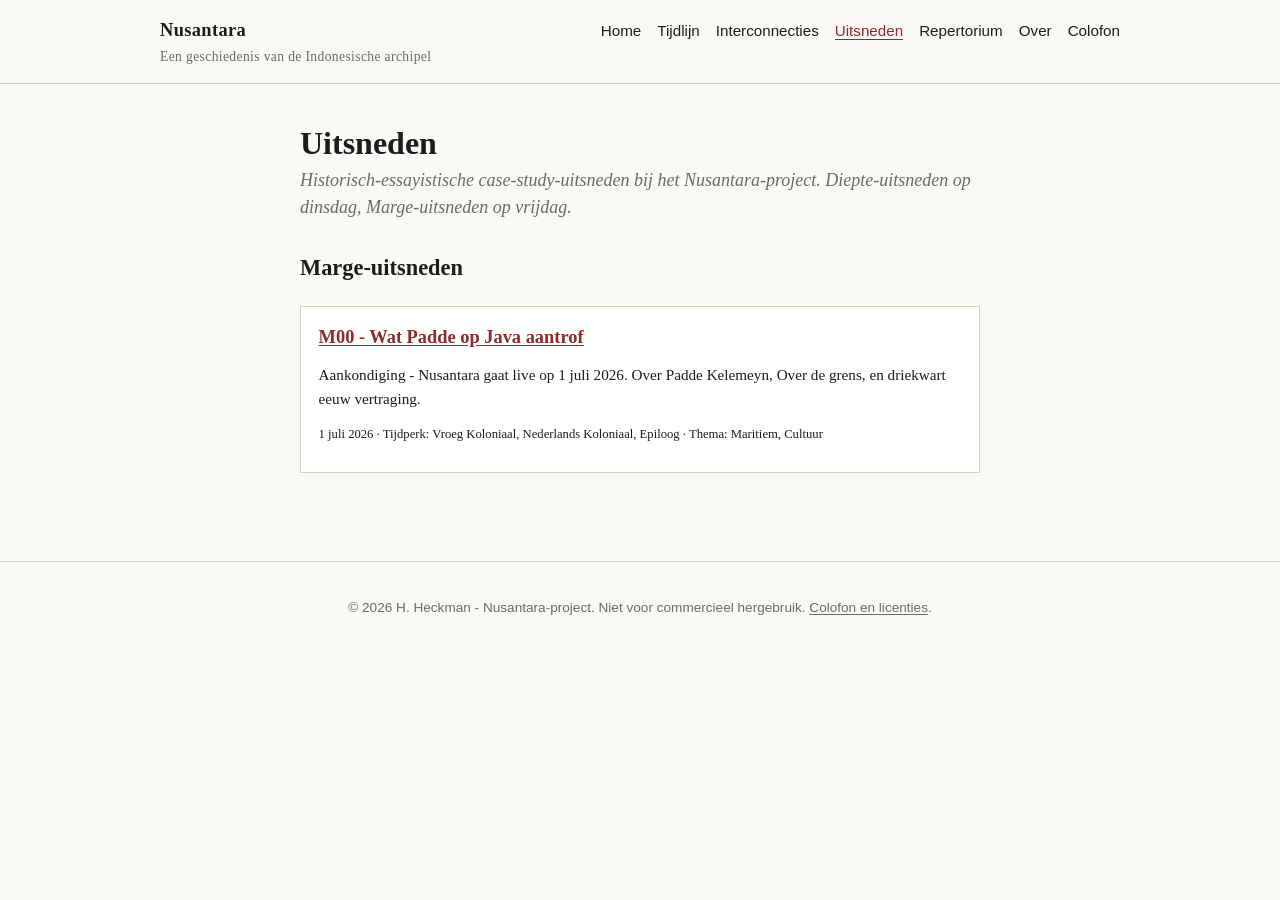
<file: uitsneden/index.html>
<!DOCTYPE html>
<html lang="nl">
<head>
  <meta charset="UTF-8">
  <meta name="viewport" content="width=device-width, initial-scale=1.0">
  <title>Uitsneden - Nusantara</title>
  <meta name="description" content="De Uitsnede - historisch-essayistische case-study-uitsneden bij het Nusantara-project.">
  <link rel="stylesheet" href="/assets/css/site.css">
</head>
<body>

<header class="site-header">
  <div class="wrap">
    <a href="/" class="brand">
      Nusantara
      <span class="tagline">Een geschiedenis van de Indonesische archipel</span>
    </a>
    <nav class="site-nav" aria-label="Hoofdnavigatie">
      <ul>
        <li><a href="/">Home</a></li>
        <li><a href="/tijdlijn/">Tijdlijn</a></li>
        <li><a href="/interconnecties/">Interconnecties</a></li>
        <li><a href="/uitsneden/" class="is-current">Uitsneden</a></li>
        <li><a href="/boek/">Repertorium</a></li>
        <li><a href="/over/">Over</a></li>
        <li><a href="/colofon/">Colofon</a></li>
      </ul>
    </nav>
  </div>
</header>

<main>
  <h1>Uitsneden</h1>
  <p class="subtitle">Historisch-essayistische case-study-uitsneden bij het Nusantara-project. Diepte-uitsneden op dinsdag, Marge-uitsneden op vrijdag.</p>

  <h2>Marge-uitsneden</h2>
  <div class="cards">
    <div class="card">
      <h3><a href="/uitsneden/m00/">M00 - Wat Padde op Java aantrof</a></h3>
      <p>Aankondiging - Nusantara gaat live op 1 juli 2026. Over Padde Kelemeyn, Over de grens, en driekwart eeuw vertraging.</p>
      <p><small>1 juli 2026 · Tijdperk: Vroeg Koloniaal, Nederlands Koloniaal, Epiloog · Thema: Maritiem, Cultuur</small></p>
    </div>
  </div>
</main>

<footer class="site-footer">
  <p>&copy; 2026 H. Heckman - Nusantara-project. Niet voor commercieel hergebruik. <a href="/colofon/">Colofon en licenties</a>.</p>
</footer>

</body>
</html>
</file>
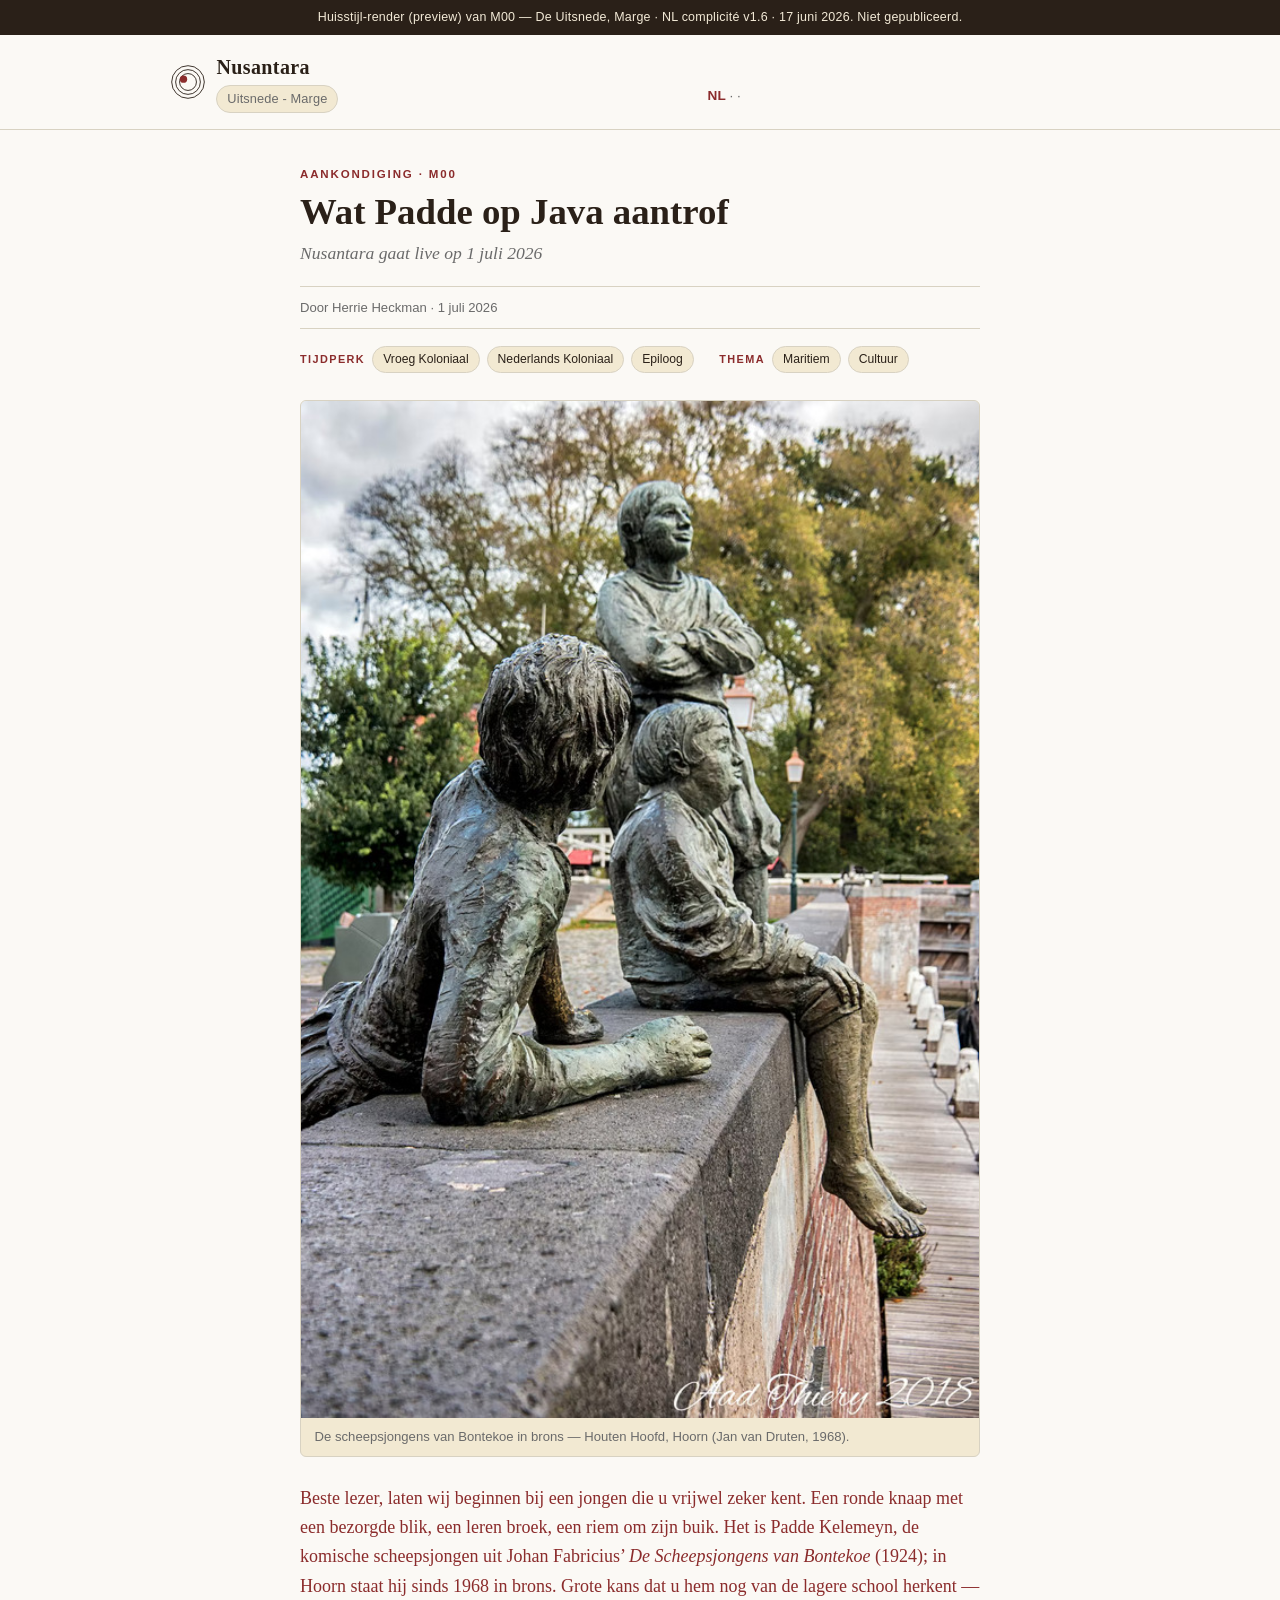
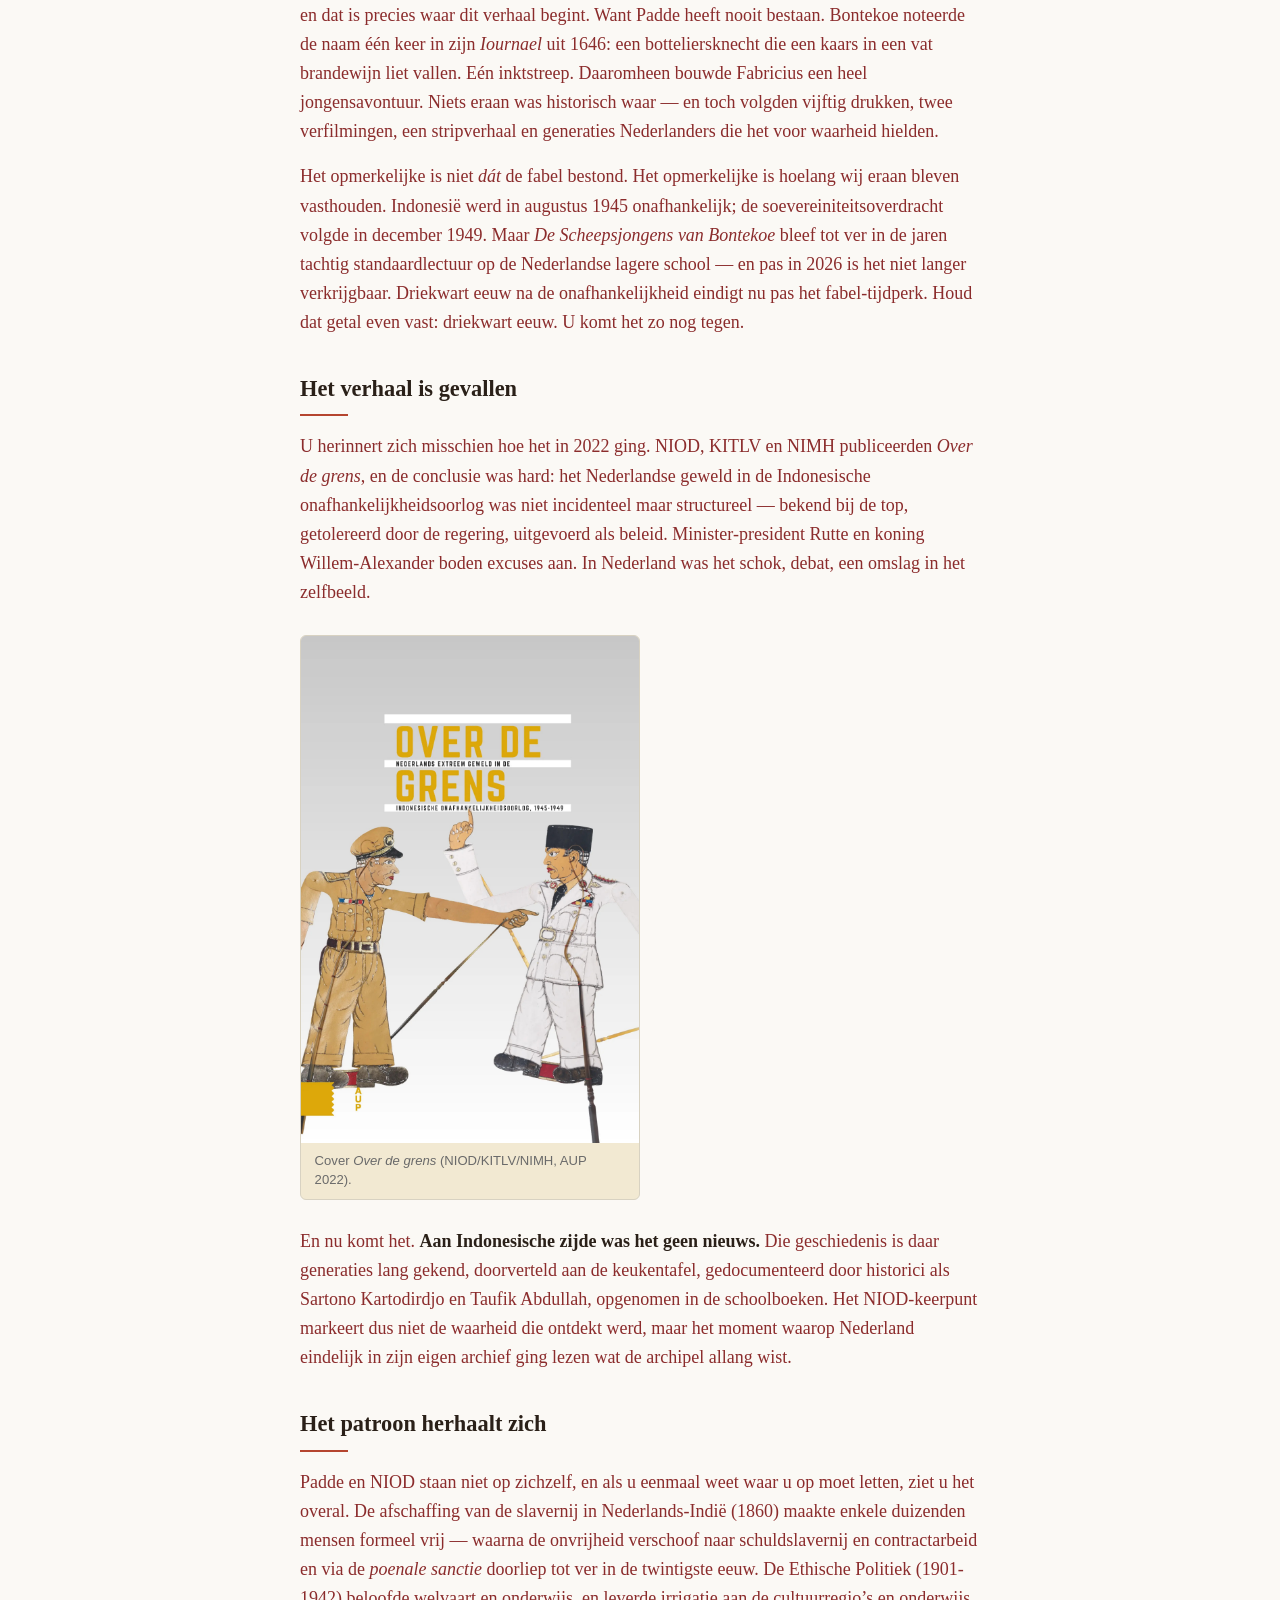
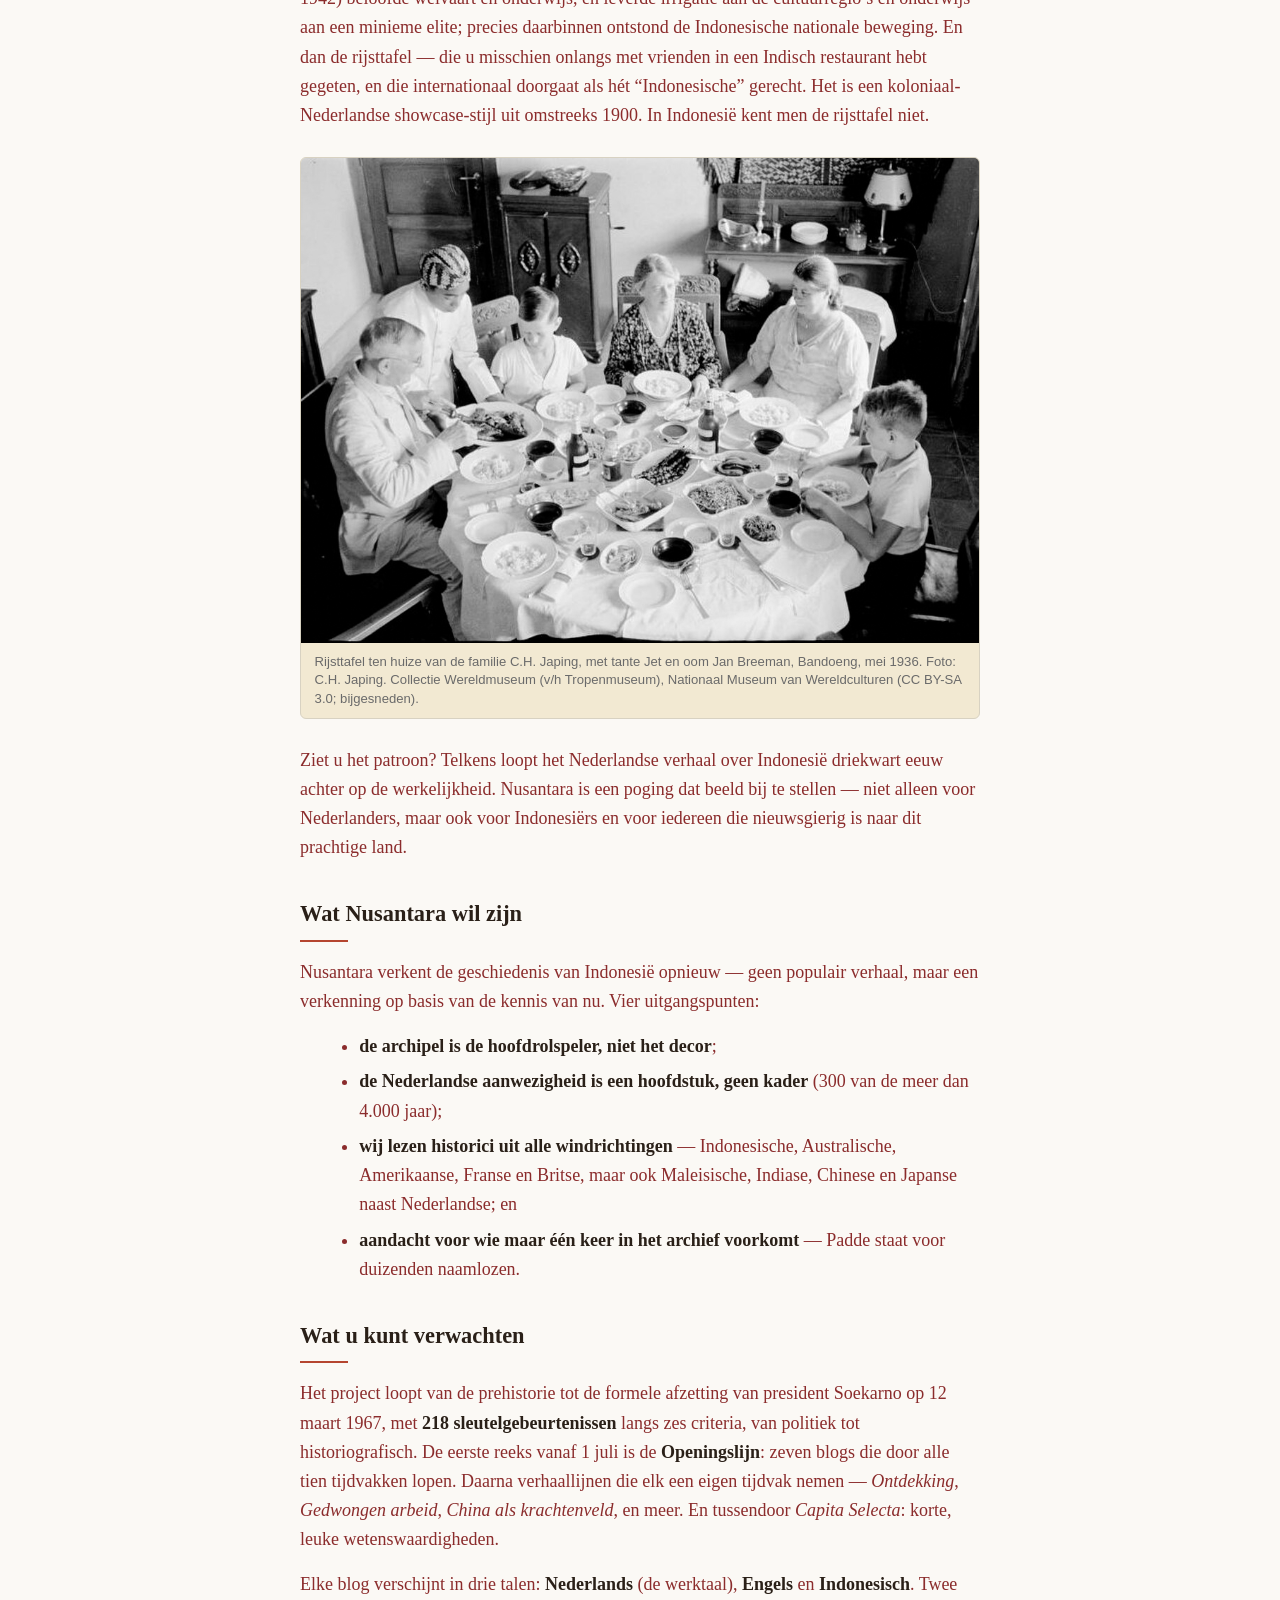
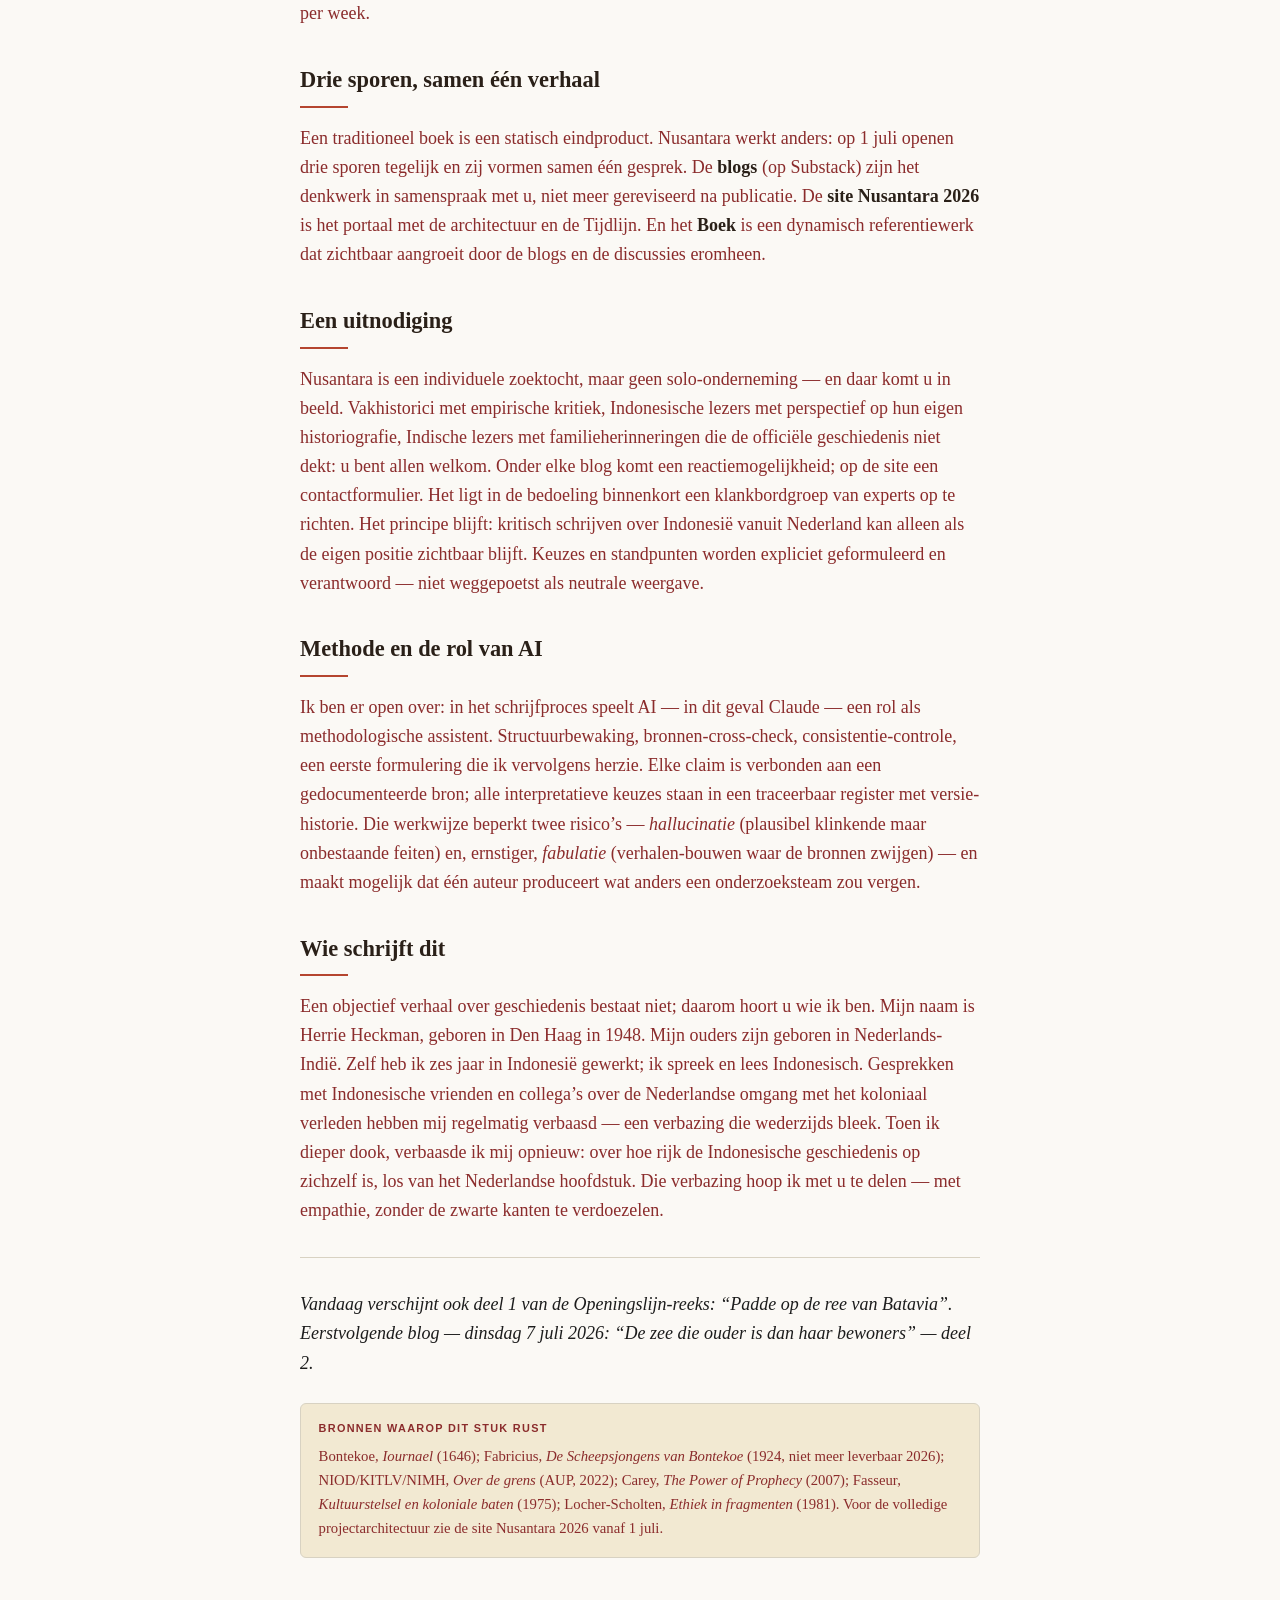
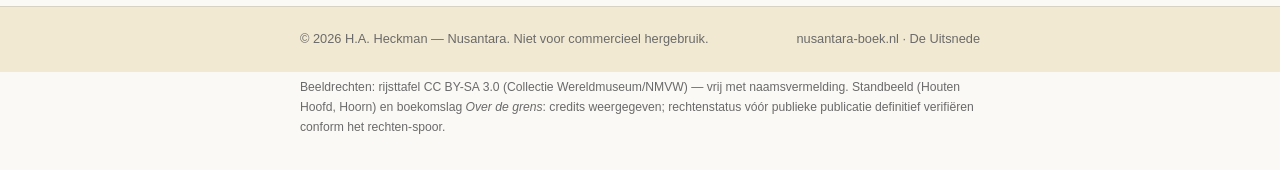
<file: uitsneden/m00/index.html>
<!DOCTYPE html>
<html lang="nl">
<head>
<meta charset="UTF-8">
<meta name="viewport" content="width=device-width, initial-scale=1.0">
<title>Wat Padde op Java aantrof — De Uitsnede (Marge) — Nusantara</title>
<style>
  :root{
    --c-papier:#FBF9F5; --c-perkament:#F2E9D2;
    --c-inkt:#2A2018; --c-tekst:#1C1C1C; --c-gedempt:#6A6A6A;
    --c-rood:#8B2C2C; --c-accent:#B5452F;
    --c-groen:#C9D6C4; --c-hairline:#D8D2C2;
    --font-serif:'Georgia','Iowan Old Style',Cambria,'Times New Roman',serif;
    --font-sans:'Helvetica Neue',Arial,system-ui,sans-serif;
    --maxw:720px; --maxw-wide:980px;
  }
  *{box-sizing:border-box;}
  body{margin:0;background:var(--c-papier);color:var(--c-tekst);
    font-family:var(--font-serif);font-size:18px;line-height:1.62;}
  a{color:var(--c-rood);text-decoration:none;}
  a:hover{color:var(--c-accent);text-decoration:underline;}

  header.site{border-bottom:1px solid var(--c-hairline);background:var(--c-papier);}
  header.site .row{max-width:var(--maxw-wide);margin:0 auto;padding:1rem 1.25rem;
    display:flex;flex-wrap:wrap;align-items:baseline;justify-content:space-between;gap:.75rem;}
  .brand{font-family:var(--font-serif);font-weight:700;font-size:1.25rem;letter-spacing:.02em;color:var(--c-inkt);}
  .brand .tag{display:block;font-weight:400;font-size:.8rem;color:var(--c-gedempt);
    font-family:var(--font-sans);margin-top:.15rem;letter-spacing:.01em;}
  .langsw{font-family:var(--font-sans);font-size:.85rem;color:var(--c-gedempt);}
  .langsw a{color:var(--c-gedempt);}
  .langsw .on{color:var(--c-rood);font-weight:700;}
  .langsw a:hover{color:var(--c-rood);text-decoration:none;}

  article{max-width:var(--maxw);margin:0 auto;padding:2.2rem 1.25rem 3rem;}
  .eyebrow{font-family:var(--font-sans);font-size:.72rem;letter-spacing:.16em;
    text-transform:uppercase;color:var(--c-rood);font-weight:700;}
  h1{font-family:var(--font-serif);color:var(--c-inkt);font-size:2.3rem;line-height:1.18;margin:.35rem 0 .35rem;}
  .sub{font-style:italic;color:var(--c-gedempt);font-size:1.1rem;margin:0 0 1.2rem;}
  .byline{font-family:var(--font-sans);font-size:.82rem;color:var(--c-gedempt);
    border-top:1px solid var(--c-hairline);border-bottom:1px solid var(--c-hairline);
    padding:.6rem 0;margin:0 0 1.1rem;}
  .classbar{display:flex;flex-wrap:wrap;gap:.55rem 1.6rem;margin:0 0 1.4rem;font-family:var(--font-sans);}
  .classgroup{display:flex;align-items:center;flex-wrap:wrap;gap:.45rem;}
  .classgroup .k{font-size:.68rem;letter-spacing:.13em;text-transform:uppercase;
    color:var(--c-rood);font-weight:700;}
  .tag{font-size:.76rem;background:var(--c-perkament);border:1px solid var(--c-hairline);
    border-radius:999px;padding:.16rem .62rem;color:var(--c-inkt);white-space:nowrap;}
  h2{font-family:var(--font-serif);color:var(--c-inkt);font-size:1.4rem;margin:2.1rem 0 .5rem;}
  h2::after{content:"";display:block;width:48px;height:2px;background:var(--c-accent);margin-top:.45rem;}
  p{margin:1rem 0;}
  ul{margin:.7rem 0 1.1rem 1.2rem;}
  li{margin:.4rem 0;}
  em{font-style:italic;} strong{font-weight:700;color:var(--c-inkt);}

  figure{margin:1.7rem 0;background:var(--c-perkament);border:1px solid var(--c-hairline);
    border-radius:6px;overflow:hidden;}
  figure img{display:block;width:100%;height:auto;}
  figure.narrow{max-width:340px;}
  figcaption{font-family:var(--font-sans);font-size:.82rem;color:var(--c-gedempt);
    padding:.6rem .85rem;line-height:1.4;}

  hr.rule{border:none;border-top:1px solid var(--c-hairline);margin:2rem 0;}
  .bronblock{background:var(--c-perkament);border:1px solid var(--c-hairline);border-radius:6px;
    padding:1rem 1.1rem;margin-top:1.6rem;font-size:.92rem;}
  .bronblock .h{font-family:var(--font-sans);font-size:.68rem;letter-spacing:.12em;
    text-transform:uppercase;color:var(--c-rood);font-weight:700;margin-bottom:.45rem;}
  .closing{font-style:italic;color:var(--c-tekst);}

  footer.site{border-top:1px solid var(--c-hairline);background:var(--c-perkament);}
  footer.site .row{max-width:var(--maxw);margin:0 auto;padding:1.4rem 1.25rem;
    font-family:var(--font-sans);font-size:.8rem;color:var(--c-gedempt);
    display:flex;justify-content:space-between;flex-wrap:wrap;gap:.6rem;}
  .draftbar{background:var(--c-inkt);color:#f3ead7;font-family:var(--font-sans);font-size:.78rem;
    text-align:center;padding:.45rem 1rem;letter-spacing:.02em;}
  .rightsnote{font-family:var(--font-sans);font-size:.76rem;color:var(--c-gedempt);
    max-width:var(--maxw);margin:.4rem auto 0;padding:0 1.25rem 2rem;}
</style>
<link rel="canonical" href="https://nusantara2026.nl/uitsneden/m00/">
</head>
<body>

<div class="draftbar">Huisstijl-render (preview) van M00 — De Uitsnede, Marge · NL complicité v1.6 · 17 juni 2026. Niet gepubliceerd.</div>

<header class="site">
  <div class="row">
    <div class="brand" style="display:flex;align-items:center;gap:.65rem;"><svg xmlns="http://www.w3.org/2000/svg" viewBox="0 0 64 64" width="36" height="36" role="img" aria-label="Nusantara" style="flex-shrink:0;">
    <g fill="none" stroke="#2A2018" stroke-width="1.6">
      <circle cx="32" cy="32" r="29"/>
      <circle cx="32" cy="32" r="22"/>
      <circle cx="32" cy="32" r="15"/>
    </g>
    <circle cx="24" cy="27" r="6.5" fill="#8B2C2C"/>
  </svg><span>Nusantara<span class="tag">Uitsnede - Marge</span></span></div>
    <nav class="langsw"><span class="on">NL</span> · <a href="/en/uitsneden/m00/"</a> · <a href="/id/uitsneden/m00/"</a></nav>
  </div>
</header>

<article>
  <div class="eyebrow">Aankondiging · M00</div>
  <h1>Wat Padde op Java aantrof</h1>
  <p class="sub">Nusantara gaat live op 1 juli 2026</p>
  <div class="byline">Door Herrie Heckman · 1 juli 2026</div>

  <div class="classbar">
    <div class="classgroup"><span class="k">Tijdperk</span><span class="tag">Vroeg Koloniaal</span><span class="tag">Nederlands Koloniaal</span><span class="tag">Epiloog</span></div>
    <div class="classgroup"><span class="k">Thema</span><span class="tag">Maritiem</span><span class="tag">Cultuur</span></div>
  </div>

  <figure>
    <img alt="De scheepsjongens van Bontekoe in brons - Houten Hoofd, Hoorn" src="00-hook.jpg">
    <figcaption>De scheepsjongens van Bontekoe in brons — Houten Hoofd, Hoorn (Jan van Druten, 1968).</figcaption>
  </figure>

  <p>Beste lezer, laten wij beginnen bij een jongen die u vrijwel zeker kent. Een ronde knaap met een bezorgde blik, een leren broek, een riem om zijn buik. Het is Padde Kelemeyn, de komische scheepsjongen uit Johan Fabricius&rsquo; <em>De Scheepsjongens van Bontekoe</em> (1924); in Hoorn staat hij sinds 1968 in brons. Grote kans dat u hem nog van de lagere school herkent &mdash; en dat is precies waar dit verhaal begint. Want Padde heeft nooit bestaan. Bontekoe noteerde de naam &eacute;&eacute;n keer in zijn <em>Iournael</em> uit 1646: een botteliersknecht die een kaars in een vat brandewijn liet vallen. E&eacute;n inktstreep. Daaromheen bouwde Fabricius een heel jongensavontuur. Niets eraan was historisch waar &mdash; en toch volgden vijftig drukken, twee verfilmingen, een stripverhaal en generaties Nederlanders die het voor waarheid hielden.</p>

  <p>Het opmerkelijke is niet <em>d&aacute;t</em> de fabel bestond. Het opmerkelijke is hoelang wij eraan bleven vasthouden. Indonesi&euml; werd in augustus 1945 onafhankelijk; de soevereiniteitsoverdracht volgde in december 1949. Maar <em>De Scheepsjongens van Bontekoe</em> bleef tot ver in de jaren tachtig standaardlectuur op de Nederlandse lagere school &mdash; en pas in 2026 is het niet langer verkrijgbaar. Driekwart eeuw na de onafhankelijkheid eindigt nu pas het fabel-tijdperk. Houd dat getal even vast: driekwart eeuw. U komt het zo nog tegen.</p>

  <h2>Het verhaal is gevallen</h2>
  <p>U herinnert zich misschien hoe het in 2022 ging. NIOD, KITLV en NIMH publiceerden <em>Over de grens</em>, en de conclusie was hard: het Nederlandse geweld in de Indonesische onafhankelijkheidsoorlog was niet incidenteel maar structureel &mdash; bekend bij de top, getolereerd door de regering, uitgevoerd als beleid. Minister-president Rutte en koning Willem-Alexander boden excuses aan. In Nederland was het schok, debat, een omslag in het zelfbeeld.</p>

  <figure class="narrow">
    <img alt="Cover Over de grens (NIOD/KITLV/NIMH, AUP 2022)" src="01-cover-over-de-grens.jpg">
    <figcaption>Cover <em>Over de grens</em> (NIOD/KITLV/NIMH, AUP 2022).</figcaption>
  </figure>

  <p>En nu komt het. <strong>Aan Indonesische zijde was het geen nieuws.</strong> Die geschiedenis is daar generaties lang gekend, doorverteld aan de keukentafel, gedocumenteerd door historici als Sartono Kartodirdjo en Taufik Abdullah, opgenomen in de schoolboeken. Het NIOD-keerpunt markeert dus niet de waarheid die ontdekt werd, maar het moment waarop Nederland eindelijk in zijn eigen archief ging lezen wat de archipel allang wist.</p>

  <h2>Het patroon herhaalt zich</h2>
  <p>Padde en NIOD staan niet op zichzelf, en als u eenmaal weet waar u op moet letten, ziet u het overal. De afschaffing van de slavernij in Nederlands-Indi&euml; (1860) maakte enkele duizenden mensen formeel vrij &mdash; waarna de onvrijheid verschoof naar schuldslavernij en contractarbeid en via de <em>poenale sanctie</em> doorliep tot ver in de twintigste eeuw. De Ethische Politiek (1901-1942) beloofde welvaart en onderwijs, en leverde irrigatie aan de cultuurregio&rsquo;s en onderwijs aan een minieme elite; precies daarbinnen ontstond de Indonesische nationale beweging. En dan de rijsttafel &mdash; die u misschien onlangs met vrienden in een Indisch restaurant hebt gegeten, en die internationaal doorgaat als h&eacute;t &ldquo;Indonesische&rdquo; gerecht. Het is een koloniaal-Nederlandse showcase-stijl uit omstreeks 1900. In Indonesi&euml; kent men de rijsttafel niet.</p>

  <figure>
    <img alt="Rijsttafel ten huize van de familie C.H. Japing, Bandoeng, mei 1936" src="02-rijsttafel.jpg">
    <figcaption>Rijsttafel ten huize van de familie C.H. Japing, met tante Jet en oom Jan Breeman, Bandoeng, mei 1936. Foto: C.H. Japing. Collectie Wereldmuseum (v/h Tropenmuseum), Nationaal Museum van Wereldculturen (CC BY-SA 3.0; bijgesneden).</figcaption>
  </figure>

  <p>Ziet u het patroon? Telkens loopt het Nederlandse verhaal over Indonesi&euml; driekwart eeuw achter op de werkelijkheid. Nusantara is een poging dat beeld bij te stellen &mdash; niet alleen voor Nederlanders, maar ook voor Indonesi&euml;rs en voor iedereen die nieuwsgierig is naar dit prachtige land.</p>

  <h2>Wat Nusantara wil zijn</h2>
  <p>Nusantara verkent de geschiedenis van Indonesi&euml; opnieuw &mdash; geen populair verhaal, maar een verkenning op basis van de kennis van nu. Vier uitgangspunten:</p>
  <ul>
    <li><strong>de archipel is de hoofdrolspeler, niet het decor</strong>;</li>
    <li><strong>de Nederlandse aanwezigheid is een hoofdstuk, geen kader</strong> (300 van de meer dan 4.000 jaar);</li>
    <li><strong>wij lezen historici uit alle windrichtingen</strong> &mdash; Indonesische, Australische, Amerikaanse, Franse en Britse, maar ook Maleisische, Indiase, Chinese en Japanse naast Nederlandse; en</li>
    <li><strong>aandacht voor wie maar &eacute;&eacute;n keer in het archief voorkomt</strong> &mdash; Padde staat voor duizenden naamlozen.</li>
  </ul>

  <h2>Wat u kunt verwachten</h2>
  <p>Het project loopt van de prehistorie tot de formele afzetting van president Soekarno op 12 maart 1967, met <strong>218 sleutelgebeurtenissen</strong> langs zes criteria, van politiek tot historiografisch. De eerste reeks vanaf 1 juli is de <strong>Openingslijn</strong>: zeven blogs die door alle tien tijdvakken lopen. Daarna verhaallijnen die elk een eigen tijdvak nemen &mdash; <em>Ontdekking</em>, <em>Gedwongen arbeid</em>, <em>China als krachtenveld</em>, en meer. En tussendoor <em>Capita Selecta</em>: korte, leuke wetenswaardigheden.</p>
  <p>Elke blog verschijnt in drie talen: <strong>Nederlands</strong> (de werktaal), <strong>Engels</strong> en <strong>Indonesisch</strong>. Twee per week.</p>

  <h2>Drie sporen, samen &eacute;&eacute;n verhaal</h2>
  <p>Een traditioneel boek is een statisch eindproduct. Nusantara werkt anders: op 1 juli openen drie sporen tegelijk en zij vormen samen &eacute;&eacute;n gesprek. De <strong>blogs</strong> (op Substack) zijn het denkwerk in samenspraak met u, niet meer gereviseerd na publicatie. De <strong>site Nusantara 2026</strong> is het portaal met de architectuur en de Tijdlijn. En het <strong>Boek</strong> is een dynamisch referentiewerk dat zichtbaar aangroeit door de blogs en de discussies eromheen.</p>

  <h2>Een uitnodiging</h2>
  <p>Nusantara is een individuele zoektocht, maar geen solo-onderneming &mdash; en daar komt u in beeld. Vakhistorici met empirische kritiek, Indonesische lezers met perspectief op hun eigen historiografie, Indische lezers met familieherinneringen die de offici&euml;le geschiedenis niet dekt: u bent allen welkom. Onder elke blog komt een reactiemogelijkheid; op de site een contactformulier. Het ligt in de bedoeling binnenkort een klankbordgroep van experts op te richten. Het principe blijft: kritisch schrijven over Indonesi&euml; vanuit Nederland kan alleen als de eigen positie zichtbaar blijft. Keuzes en standpunten worden expliciet geformuleerd en verantwoord &mdash; niet weggepoetst als neutrale weergave.</p>

  <h2>Methode en de rol van AI</h2>
  <p>Ik ben er open over: in het schrijfproces speelt AI &mdash; in dit geval Claude &mdash; een rol als methodologische assistent. Structuurbewaking, bronnen-cross-check, consistentie-controle, een eerste formulering die ik vervolgens herzie. Elke claim is verbonden aan een gedocumenteerde bron; alle interpretatieve keuzes staan in een traceerbaar register met versie-historie. Die werkwijze beperkt twee risico&rsquo;s &mdash; <em>hallucinatie</em> (plausibel klinkende maar onbestaande feiten) en, ernstiger, <em>fabulatie</em> (verhalen-bouwen waar de bronnen zwijgen) &mdash; en maakt mogelijk dat &eacute;&eacute;n auteur produceert wat anders een onderzoeksteam zou vergen.</p>

  <h2>Wie schrijft dit</h2>
  <p>Een objectief verhaal over geschiedenis bestaat niet; daarom hoort u wie ik ben. Mijn naam is Herrie Heckman, geboren in Den Haag in 1948. Mijn ouders zijn geboren in Nederlands-Indi&euml;. Zelf heb ik zes jaar in Indonesi&euml; gewerkt; ik spreek en lees Indonesisch. Gesprekken met Indonesische vrienden en collega&rsquo;s over de Nederlandse omgang met het koloniaal verleden hebben mij regelmatig verbaasd &mdash; een verbazing die wederzijds bleek. Toen ik dieper dook, verbaasde ik mij opnieuw: over hoe rijk de Indonesische geschiedenis op zichzelf is, los van het Nederlandse hoofdstuk. Die verbazing hoop ik met u te delen &mdash; met empathie, zonder de zwarte kanten te verdoezelen.</p>

  <hr class="rule">
  <p class="closing">Vandaag verschijnt ook deel 1 van de Openingslijn-reeks: &ldquo;Padde op de ree van Batavia&rdquo;. Eerstvolgende blog &mdash; dinsdag 7 juli 2026: &ldquo;De zee die ouder is dan haar bewoners&rdquo; &mdash; deel 2.</p>

  <div class="bronblock">
    <div class="h">Bronnen waarop dit stuk rust</div>
    Bontekoe, <em>Iournael</em> (1646); Fabricius, <em>De Scheepsjongens van Bontekoe</em> (1924, niet meer leverbaar 2026); NIOD/KITLV/NIMH, <em>Over de grens</em> (AUP, 2022); Carey, <em>The Power of Prophecy</em> (2007); Fasseur, <em>Kultuurstelsel en koloniale baten</em> (1975); Locher-Scholten, <em>Ethiek in fragmenten</em> (1981). Voor de volledige projectarchitectuur zie de site Nusantara 2026 vanaf 1 juli.
  </div>
</article>

<footer class="site">
  <div class="row">
    <span>&copy; 2026 H.A. Heckman &mdash; Nusantara. Niet voor commercieel hergebruik.</span>
    <span>nusantara-boek.nl &middot; De Uitsnede</span>
  </div>
</footer>
<p class="rightsnote">Beeldrechten: rijsttafel CC BY-SA 3.0 (Collectie Wereldmuseum/NMVW) &mdash; vrij met naamsvermelding. Standbeeld (Houten Hoofd, Hoorn) en boekomslag <em>Over de grens</em>: credits weergegeven; rechtenstatus vóór publieke publicatie definitief verifiëren conform het rechten-spoor.</p>

</body>
</html>
</file>
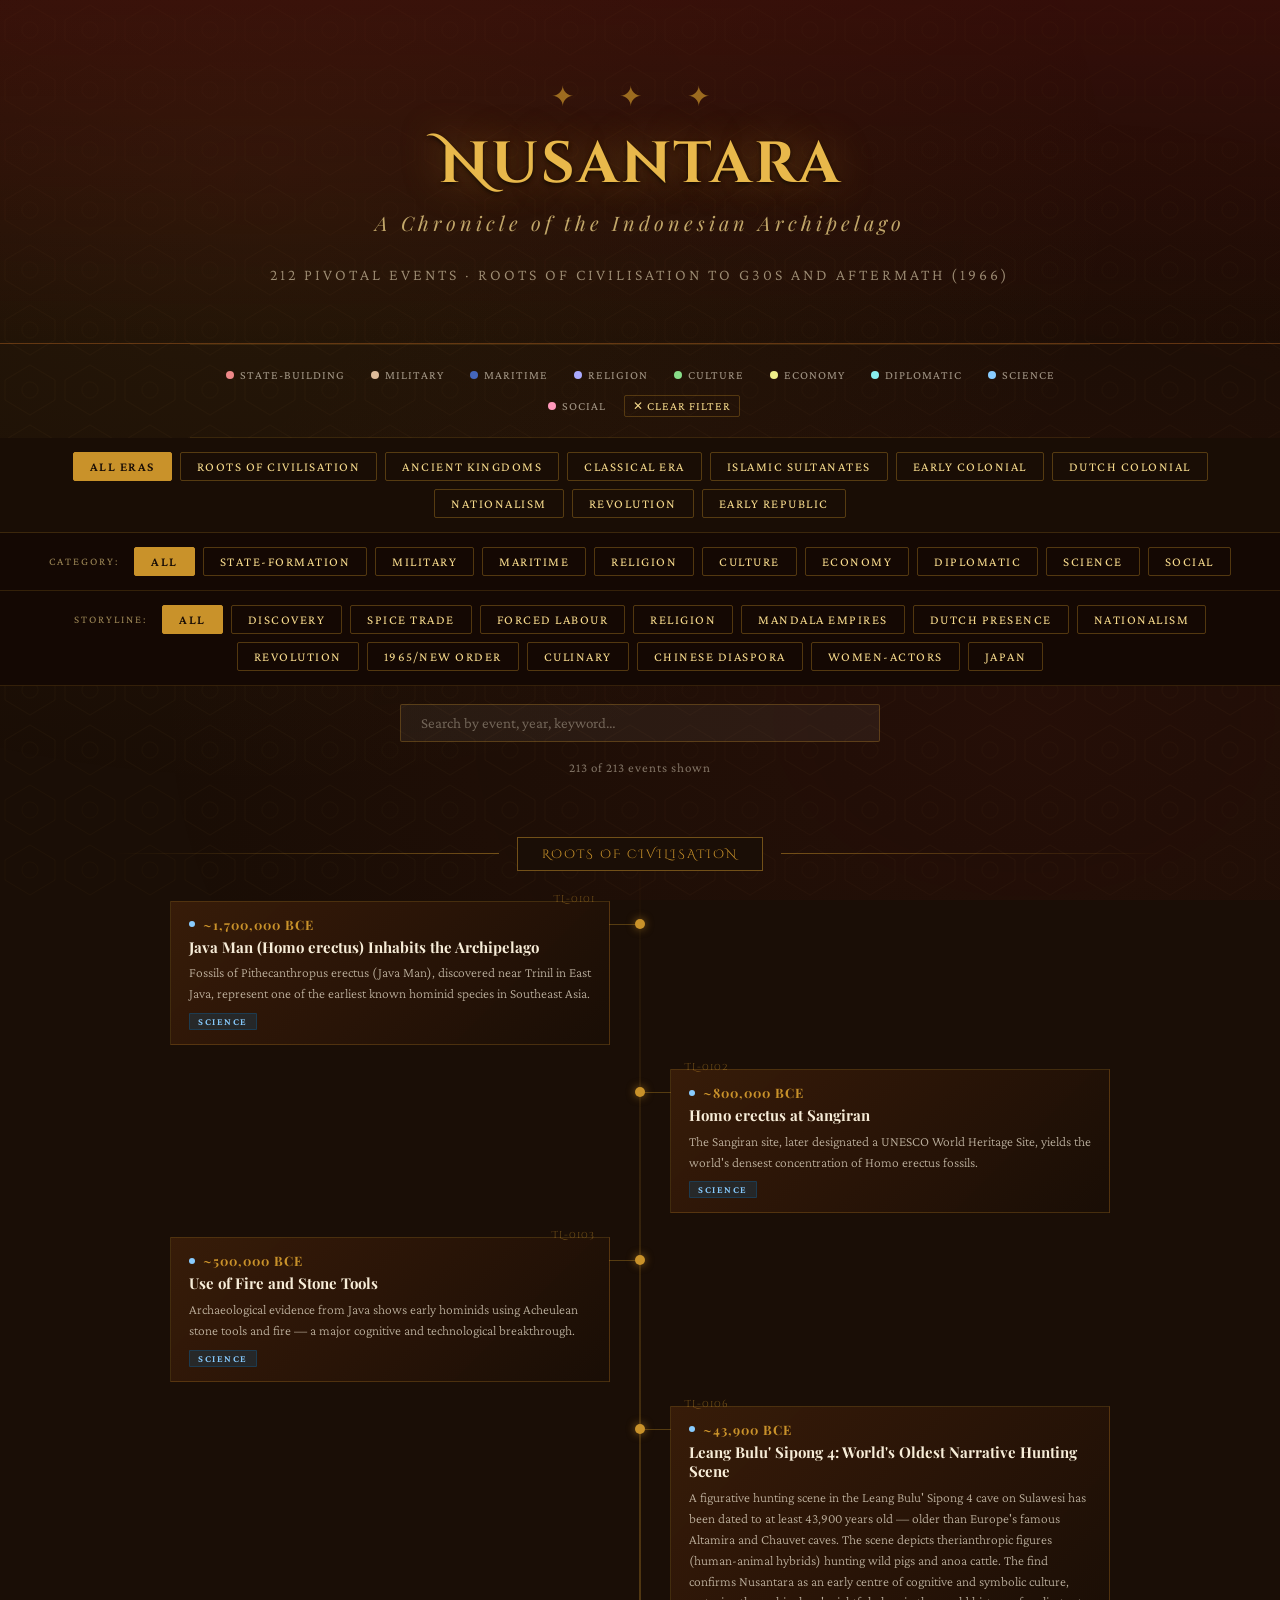
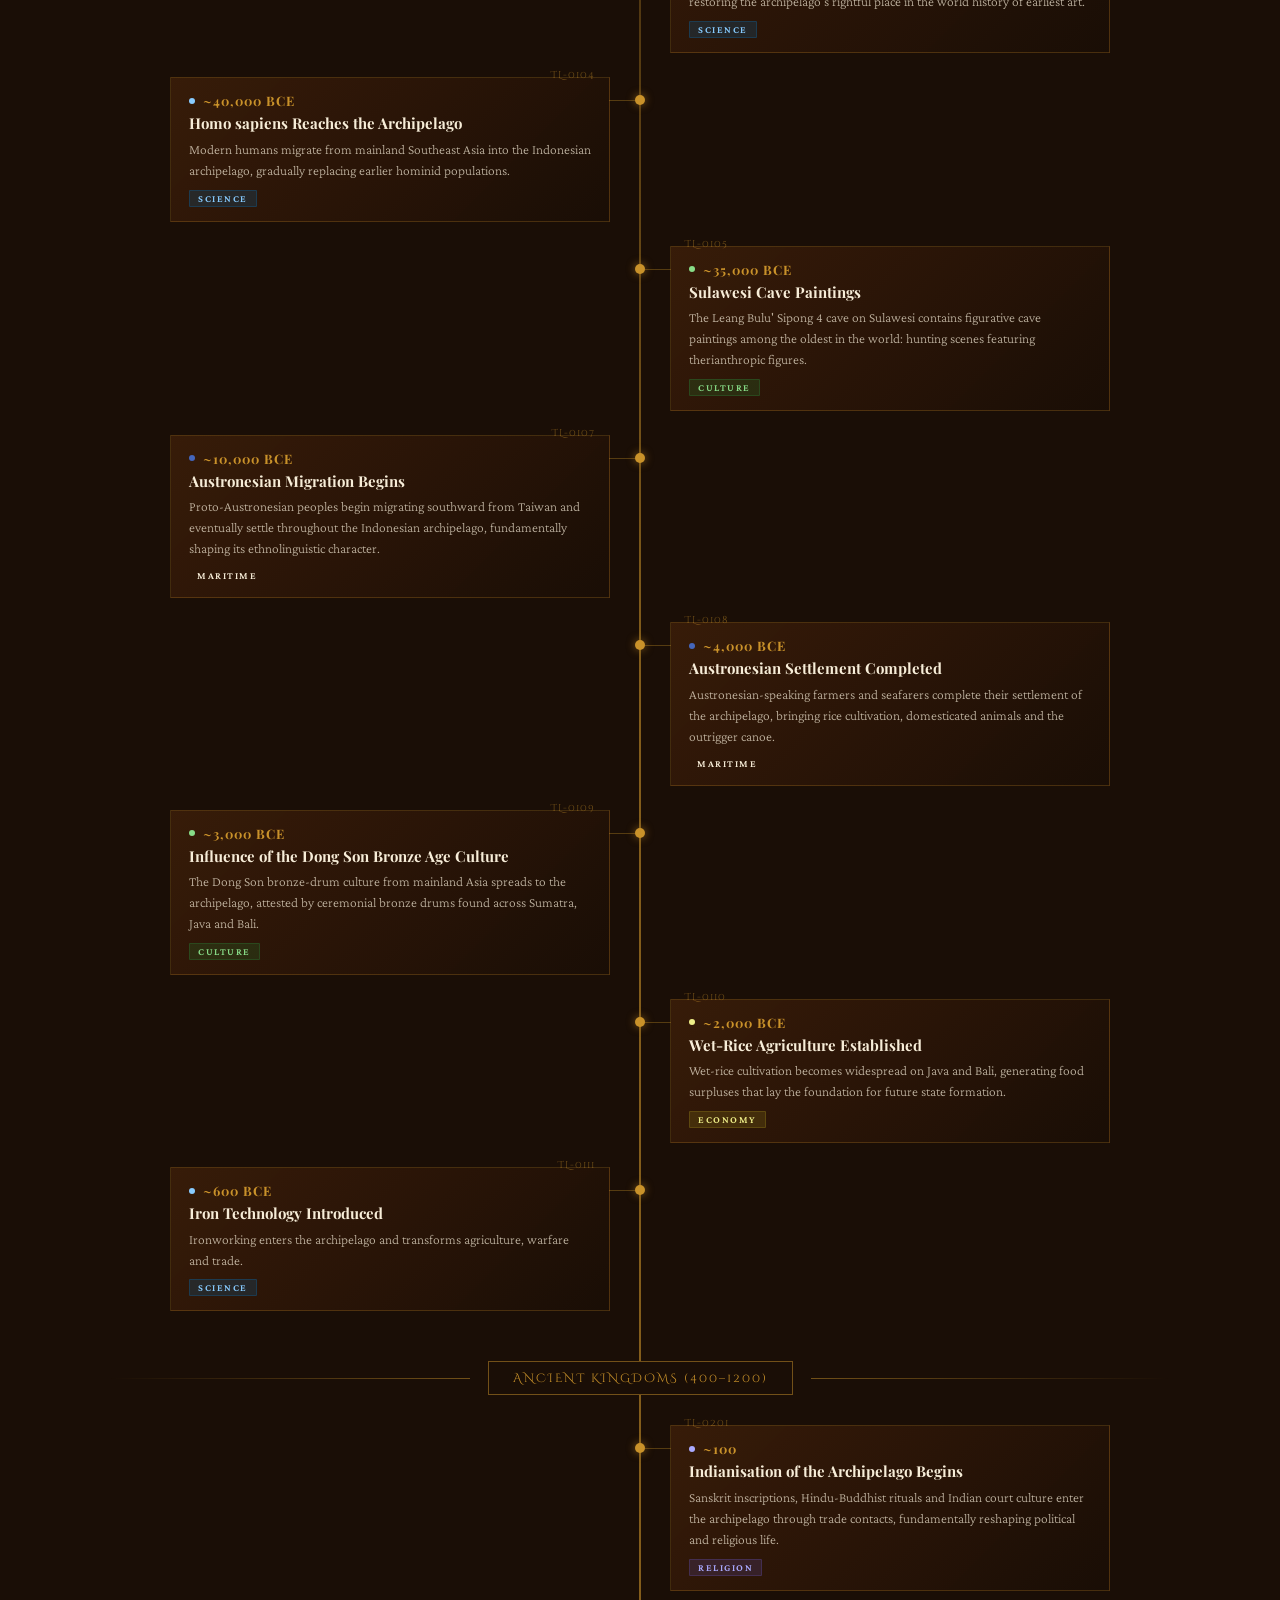
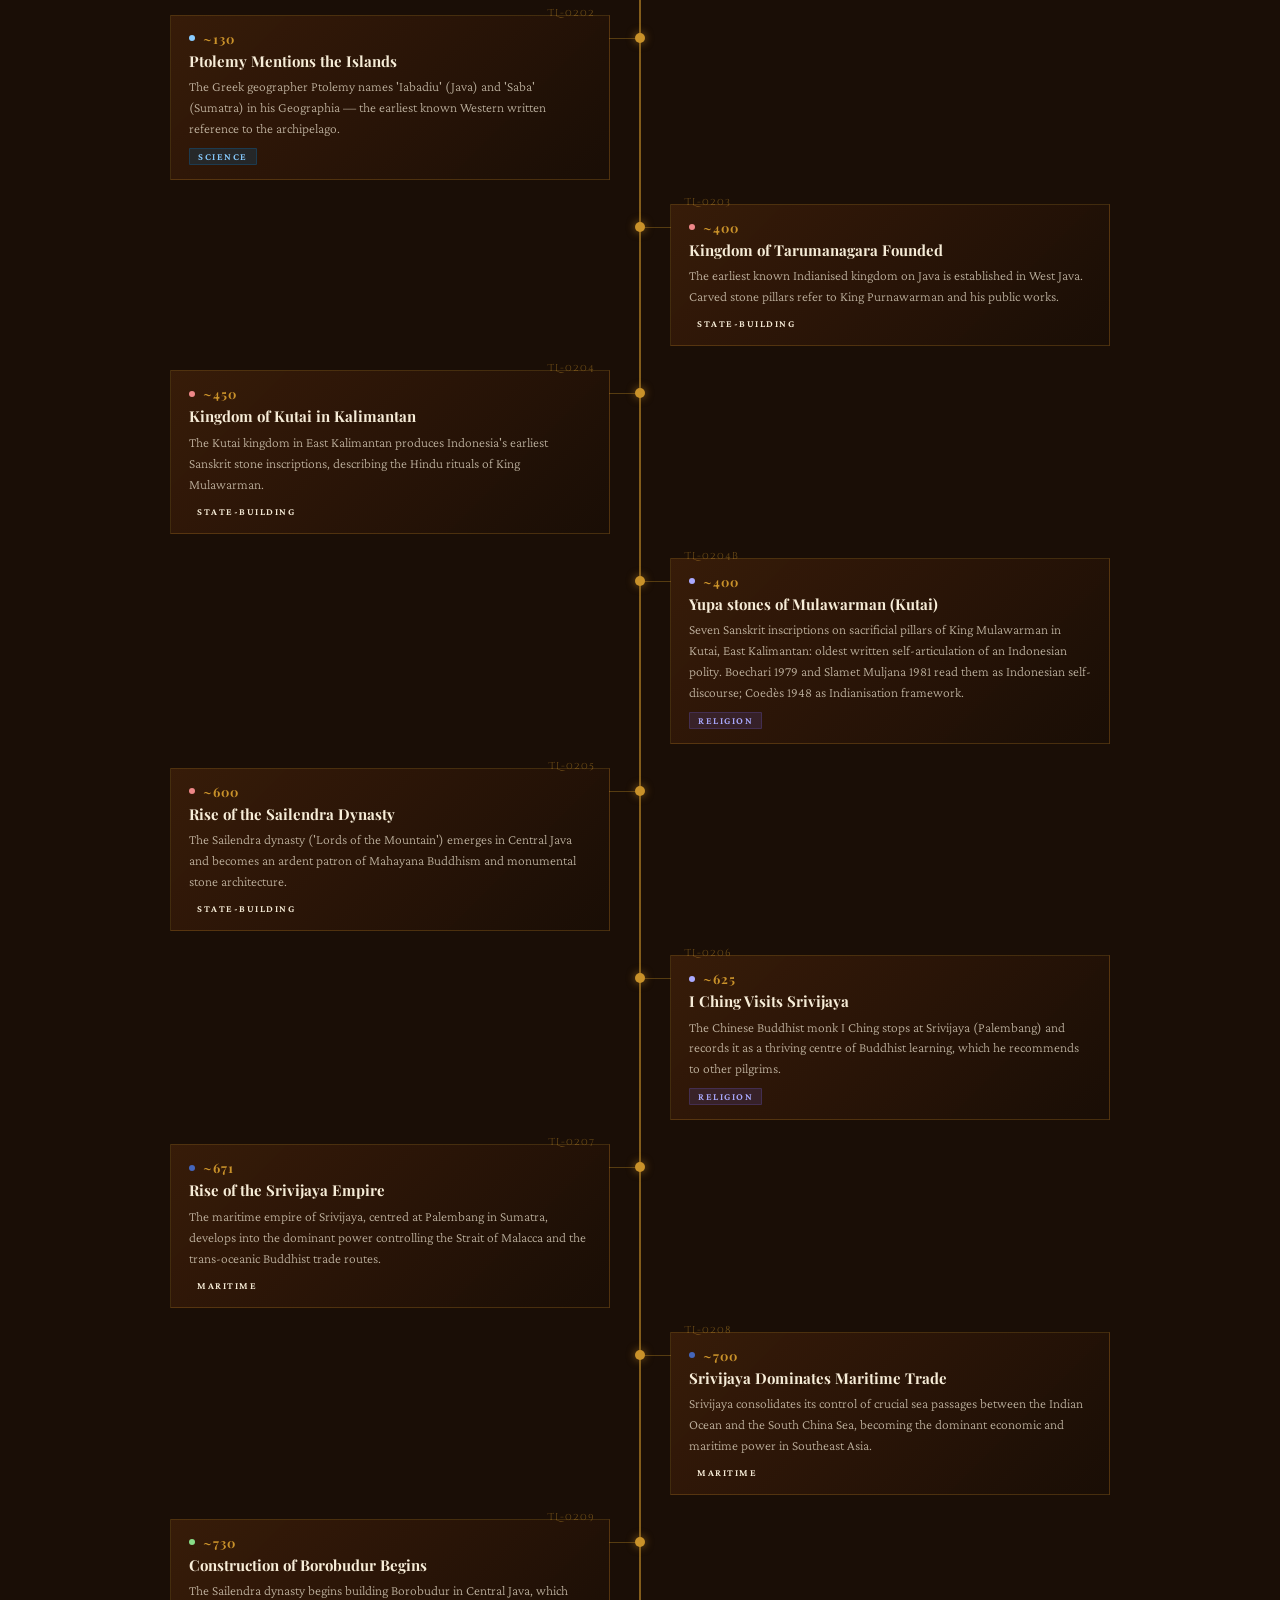
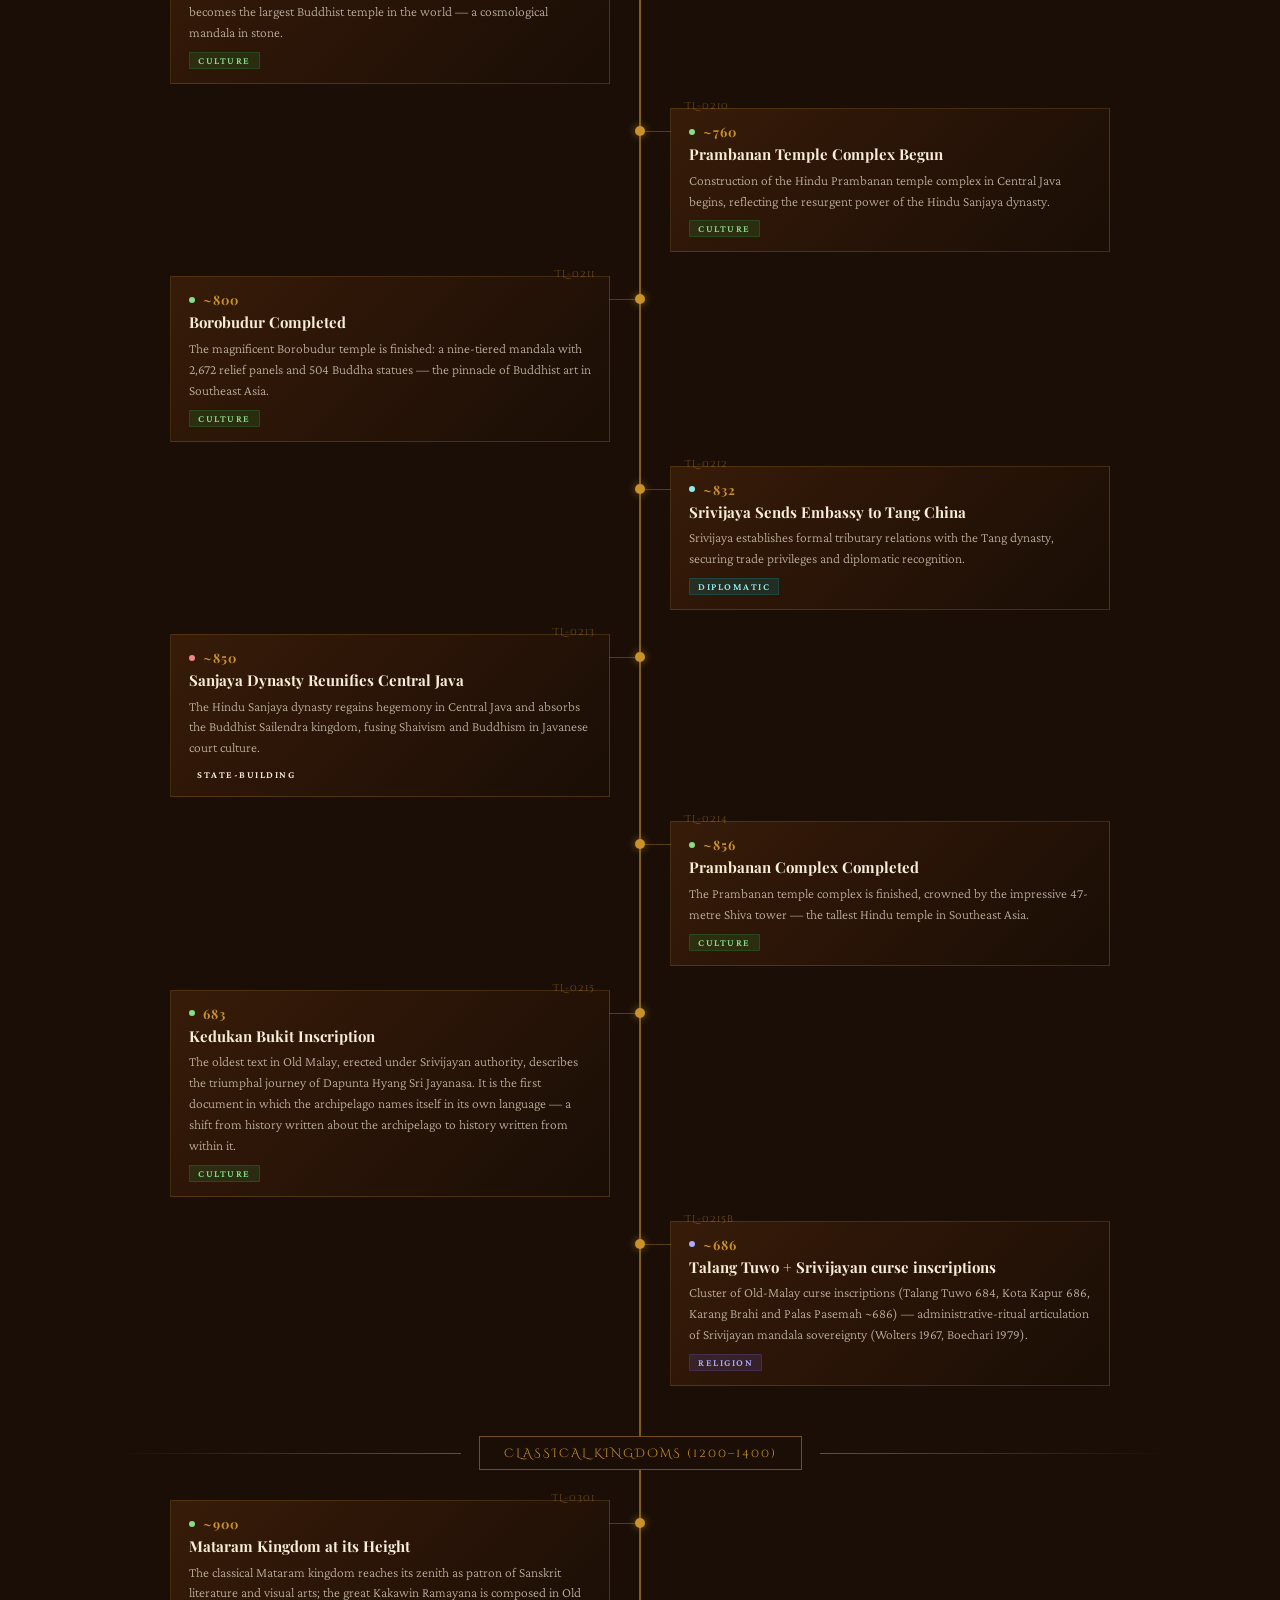
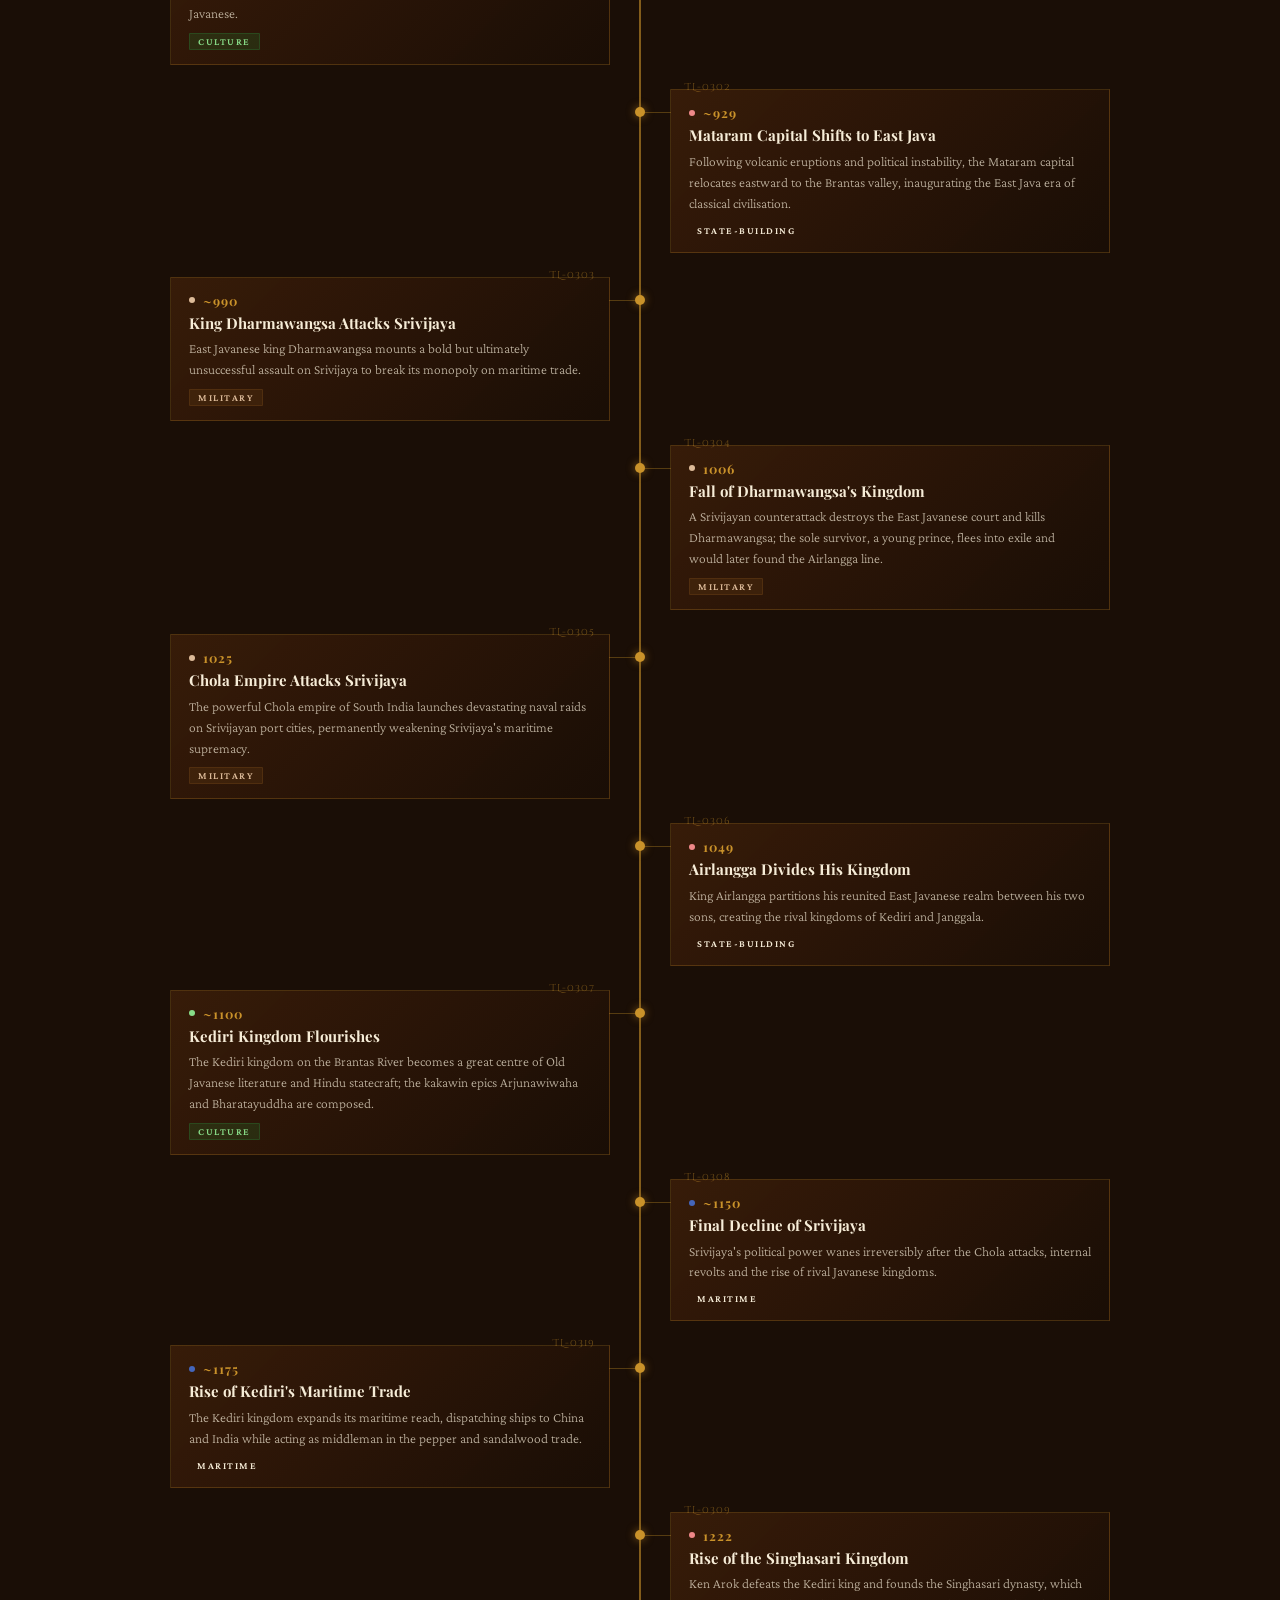
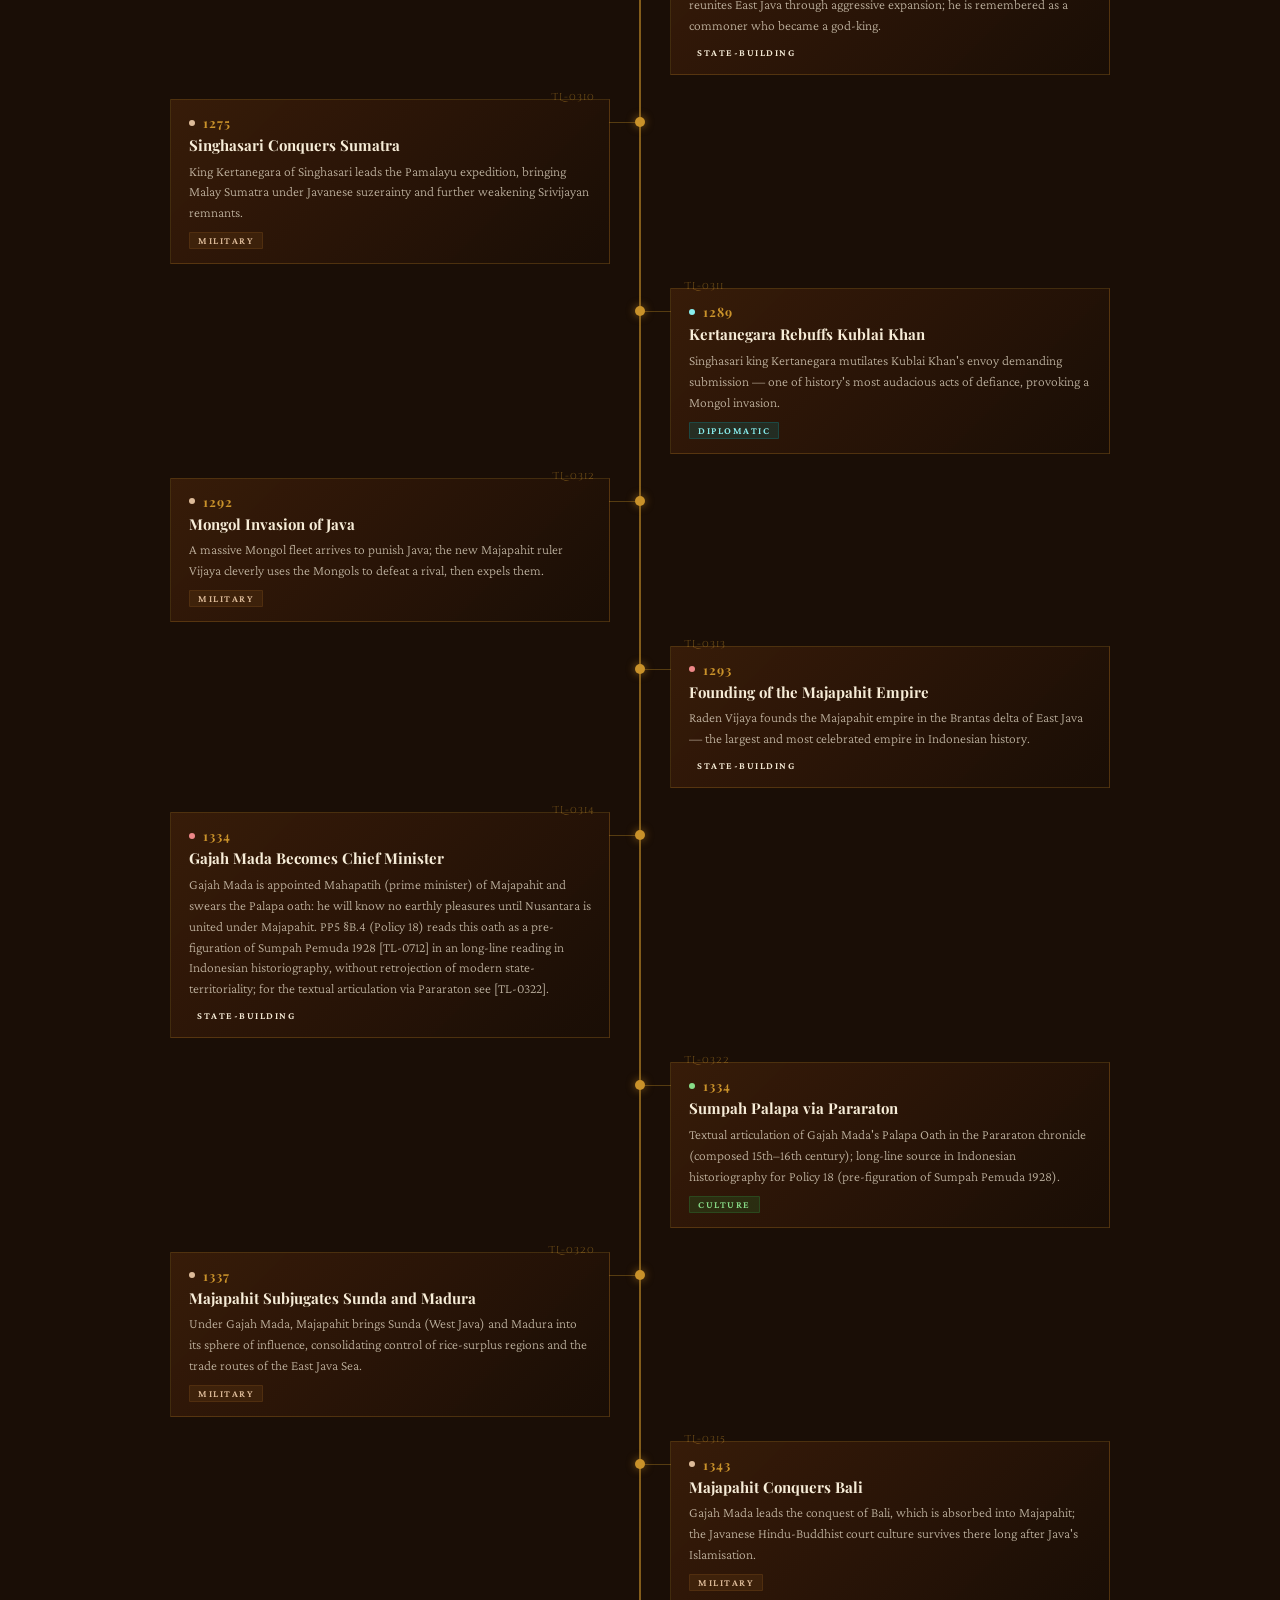
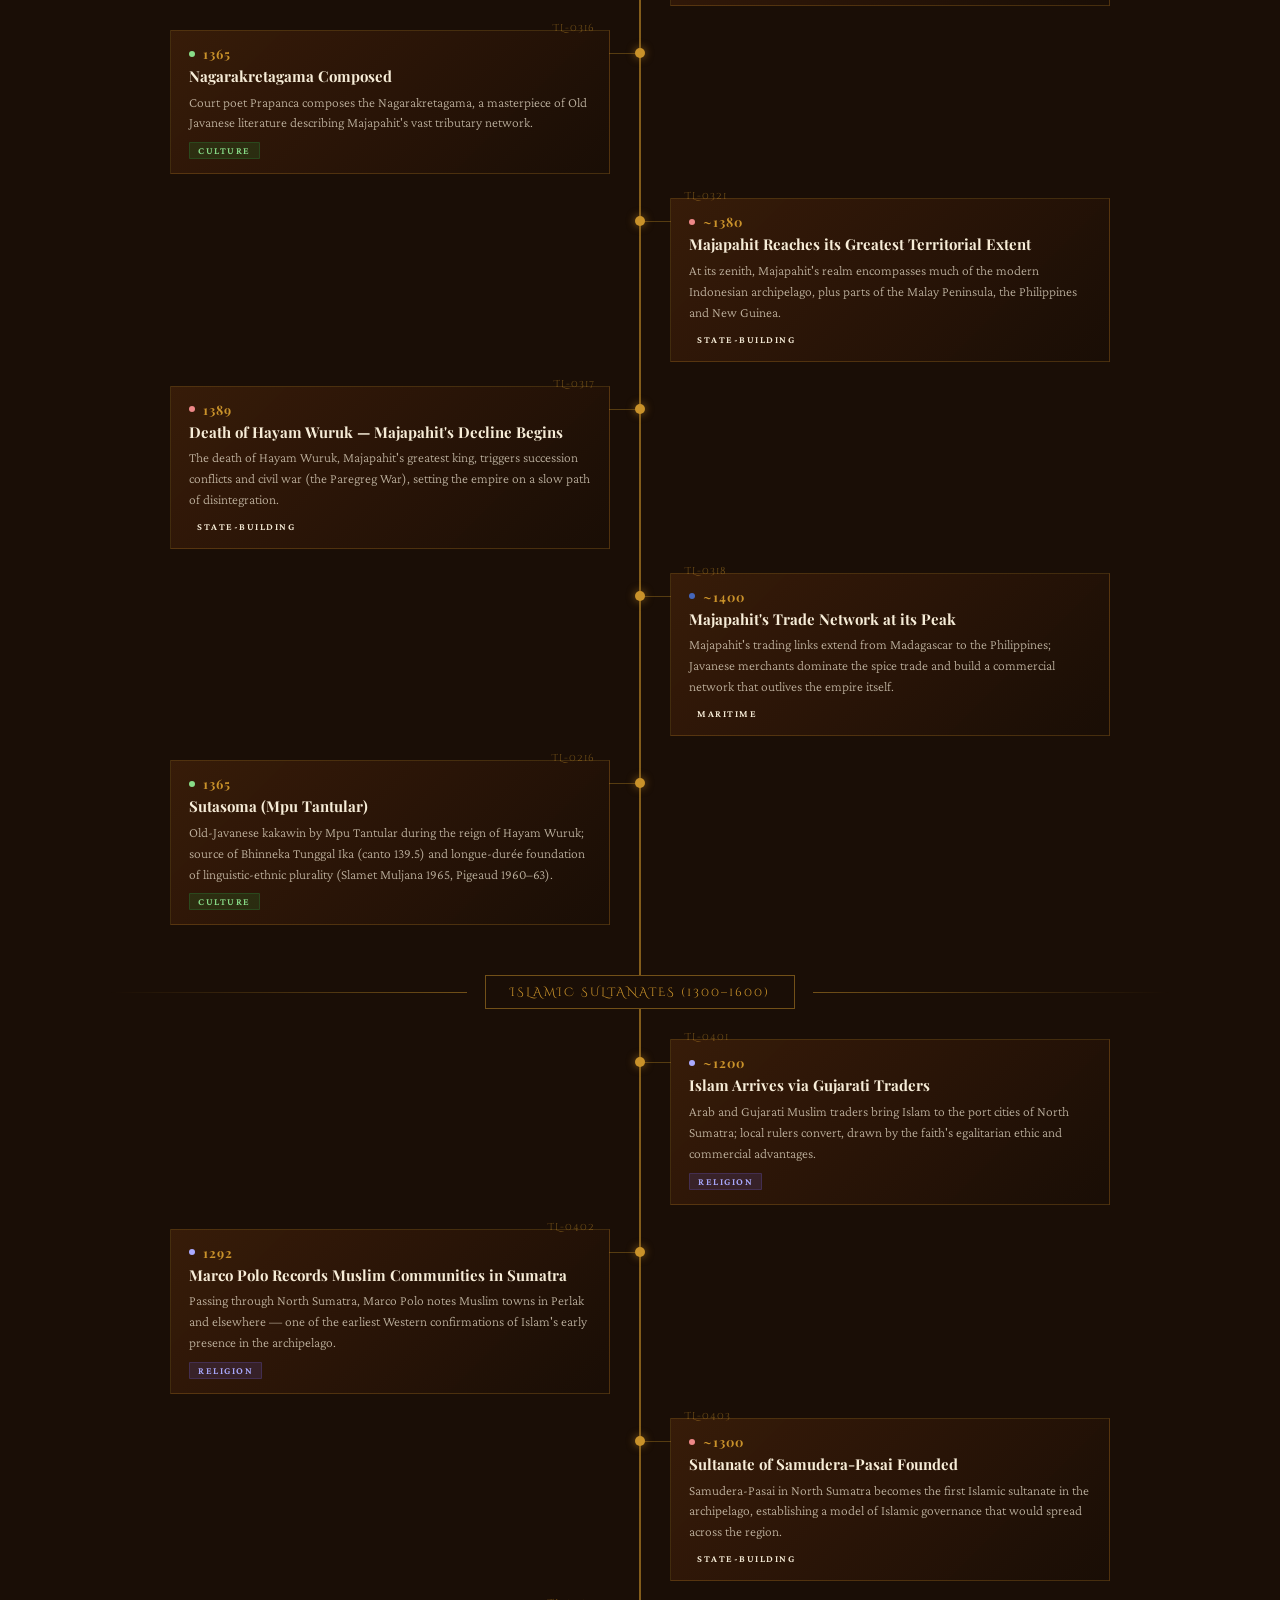
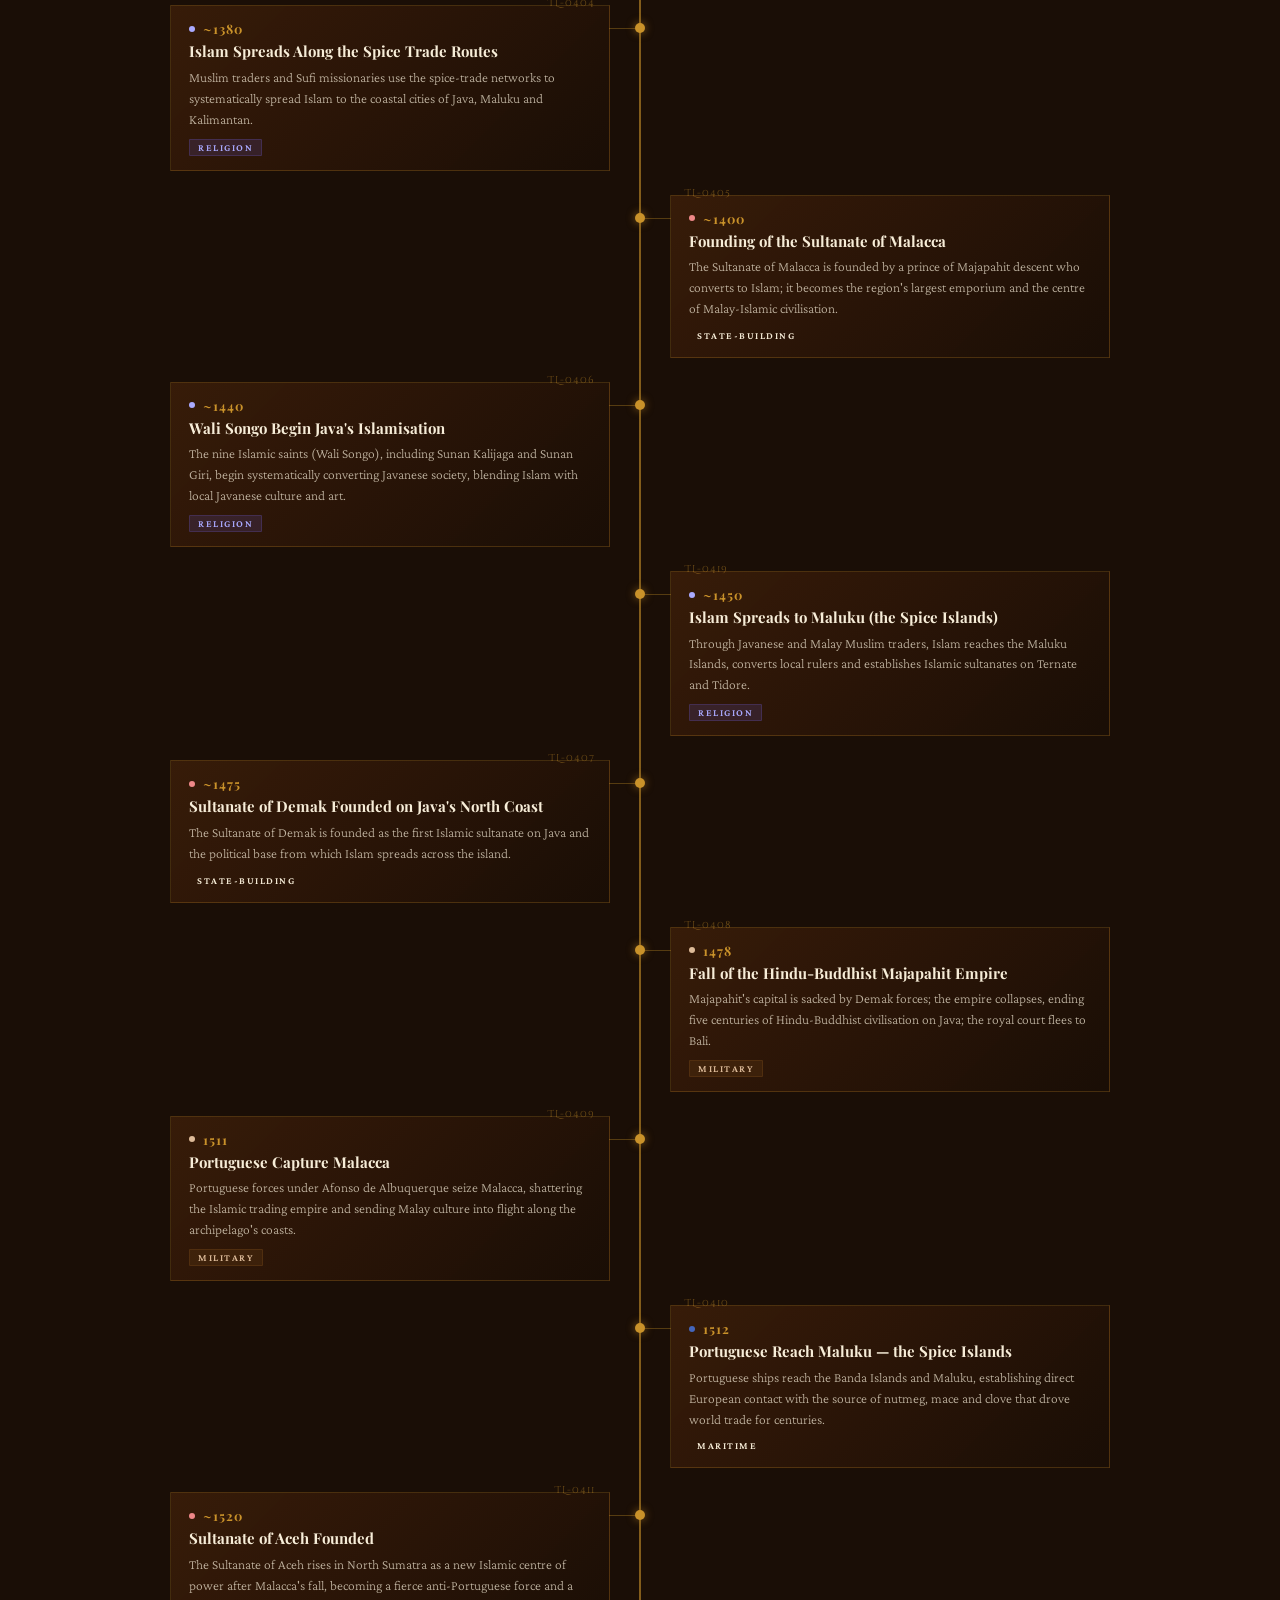
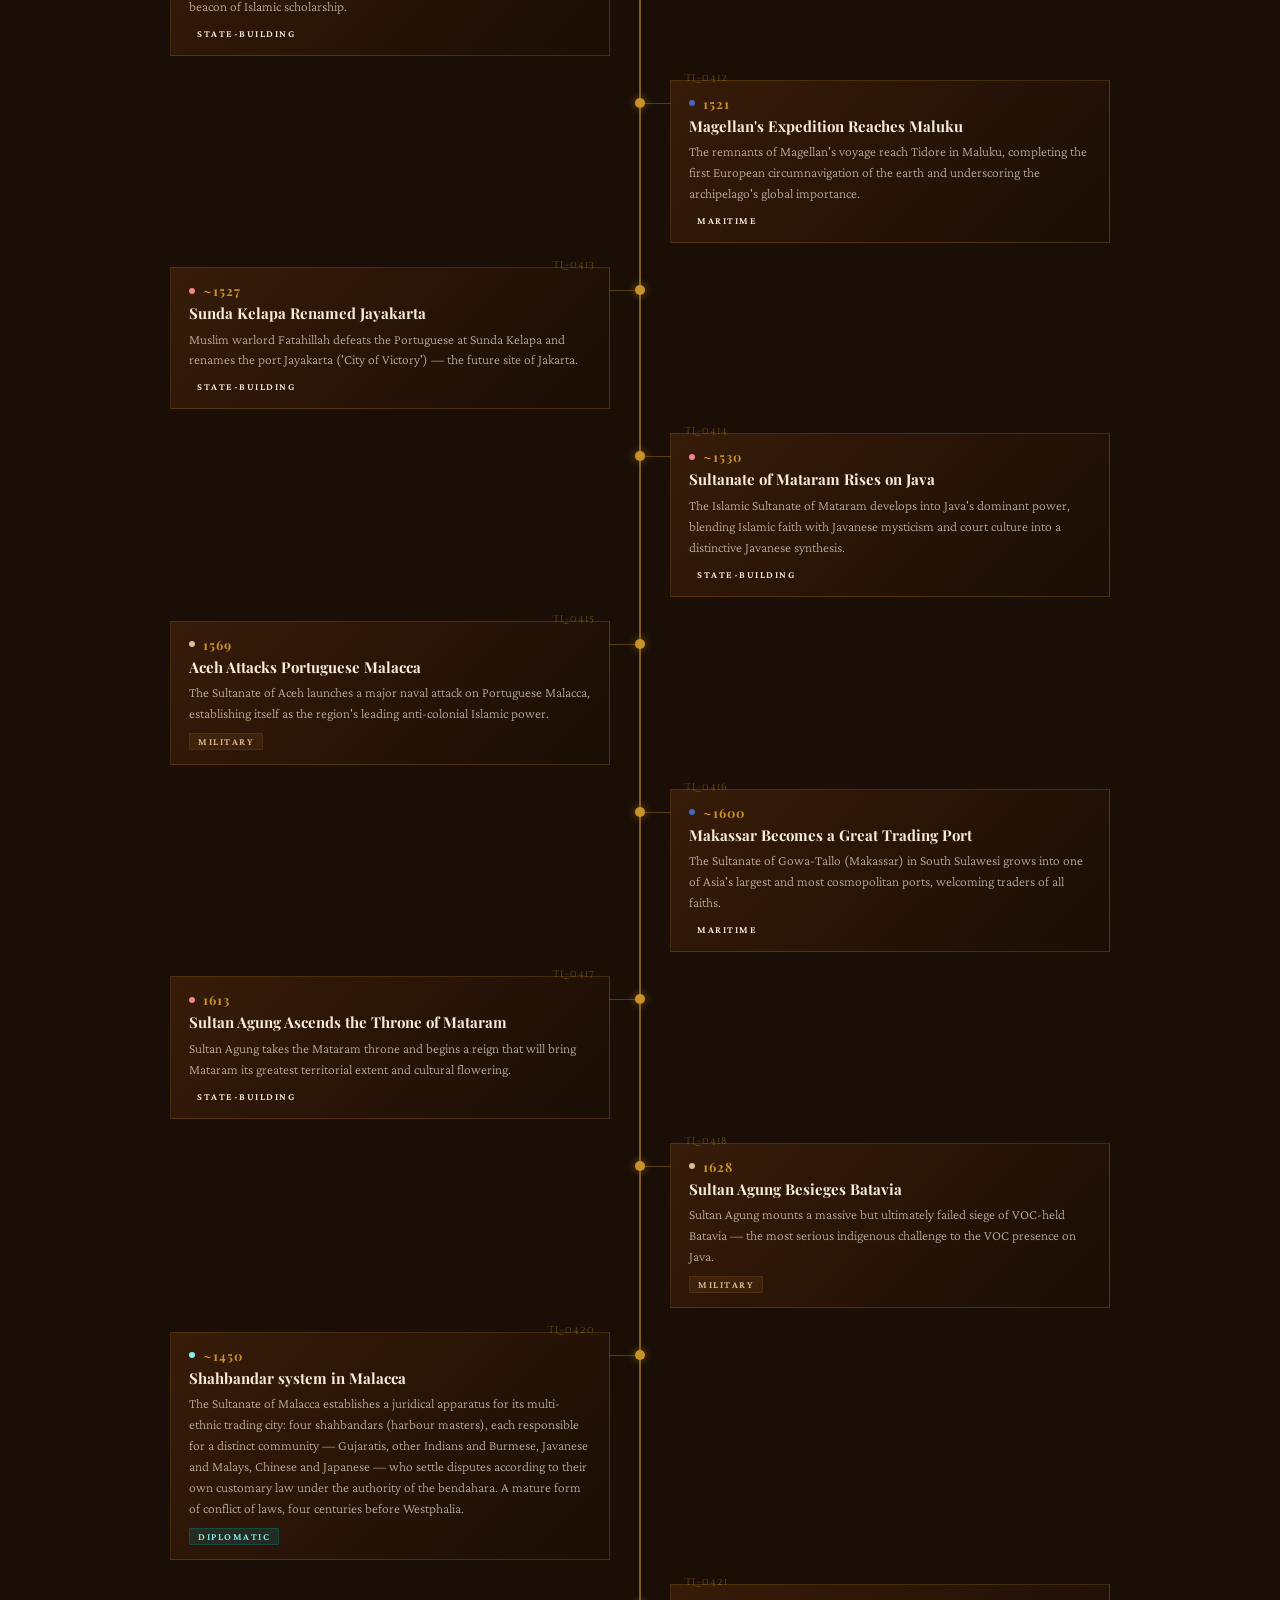
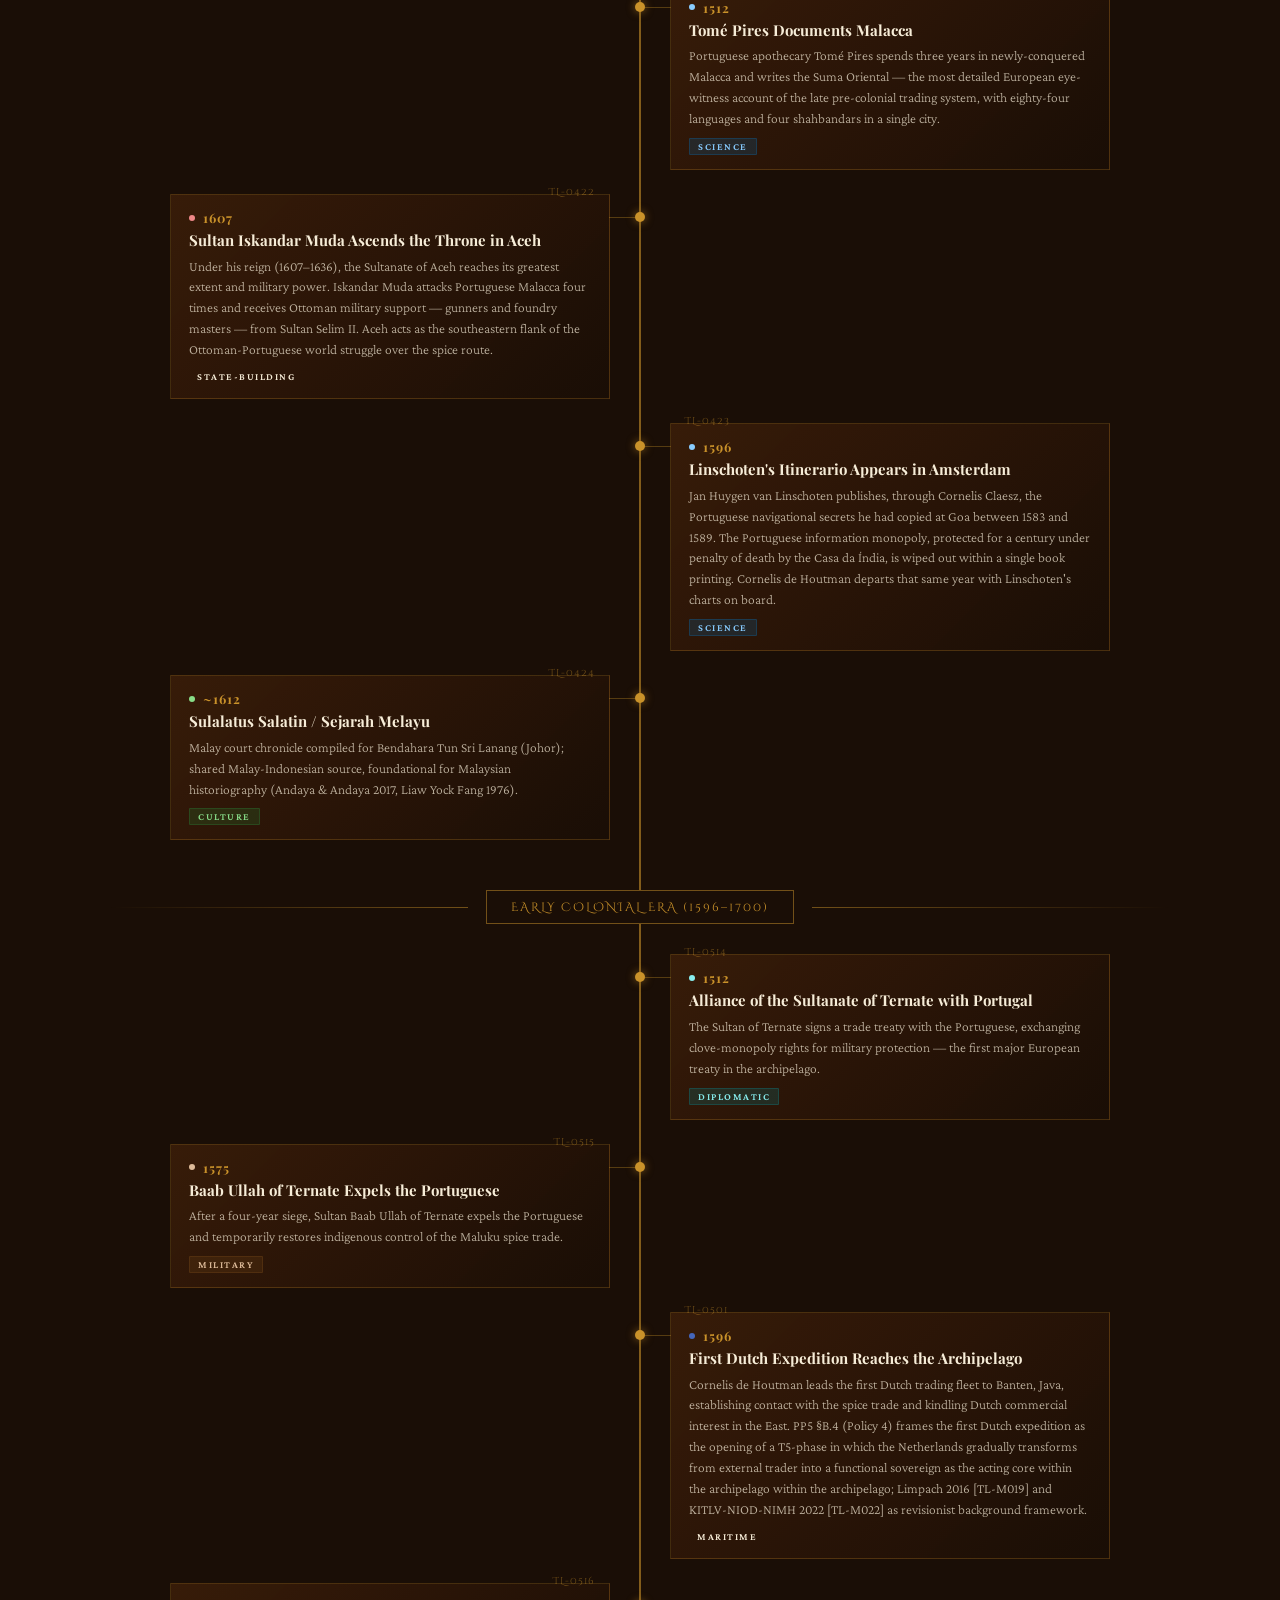
<file: tijdlijn/tijdlijn-en.html>
<!DOCTYPE html>
<html lang="en">
<head>
<meta charset="UTF-8">
<meta name="viewport" content="width=device-width, initial-scale=1.0">
<title>Indonesia — A Timeline of 212 Pivotal Events up to G30S</title>
<link href="https://fonts.googleapis.com/css2?family=Playfair+Display:ital,wght@0,400;0,700;0,900;1,400&family=Crimson+Pro:ital,wght@0,300;0,400;0,600;1,300&family=Cinzel+Decorative:wght@400;700&display=swap" rel="stylesheet">
<style>
  :root {
    --gold: #C9922A;
    --gold-light: #E8B84B;
    --gold-pale: #F5D98B;
    --crimson: #8B1A1A;
    --deep-red: #5C0F0F;
    --brown: #3D1E0A;
    --cream: #F7EDD8;
    --parchment: #EFE0BE;
    --dark: #1A0E06;
    --shadow: rgba(0,0,0,0.5);
    --text: #2A1606;
  }

  * { margin: 0; padding: 0; box-sizing: border-box; }

  body {
    background-color: var(--dark);
    color: var(--cream);
    font-family: 'Crimson Pro', Georgia, serif;
    min-height: 100vh;
    overflow-x: hidden;
  }

  body::before {
    content: '';
    position: fixed;
    inset: 0;
    background-image:
      radial-gradient(ellipse at 20% 20%, rgba(201,146,42,0.08) 0%, transparent 60%),
      radial-gradient(ellipse at 80% 80%, rgba(139,26,26,0.1) 0%, transparent 60%),
      url("data:image/svg+xml,%3Csvg width='60' height='60' xmlns='http://www.w3.org/2000/svg'%3E%3Cpath d='M30 5 L55 20 L55 40 L30 55 L5 40 L5 20 Z' fill='none' stroke='rgba(201,146,42,0.04)' stroke-width='1'/%3E%3Ccircle cx='30' cy='30' r='8' fill='none' stroke='rgba(201,146,42,0.03)' stroke-width='1'/%3E%3C/svg%3E");
    pointer-events: none;
    z-index: 0;
  }

  header {
    position: relative;
    text-align: center;
    padding: 80px 40px 60px;
    z-index: 1;
    border-bottom: 1px solid rgba(201,146,42,0.3);
    background: linear-gradient(180deg, rgba(92,15,15,0.4) 0%, transparent 100%);
  }

  .header-ornament {
    font-size: 28px;
    color: var(--gold);
    letter-spacing: 20px;
    margin-bottom: 20px;
    opacity: 0.7;
  }

  header h1 {
    font-family: 'Cinzel Decorative', serif;
    font-size: clamp(28px, 5vw, 58px);
    font-weight: 700;
    color: var(--gold-light);
    text-shadow: 0 0 40px rgba(201,146,42,0.4), 0 2px 4px rgba(0,0,0,0.8);
    line-height: 1.1;
    margin-bottom: 12px;
    letter-spacing: 2px;
  }

  header h2 {
    font-family: 'Playfair Display', serif;
    font-size: clamp(14px, 2vw, 20px);
    font-weight: 400;
    font-style: italic;
    color: var(--gold-pale);
    opacity: 0.75;
    letter-spacing: 4px;
    margin-bottom: 30px;
  }

  .header-sub {
    font-family: 'Crimson Pro', serif;
    font-size: 16px;
    color: var(--parchment);
    opacity: 0.6;
    letter-spacing: 3px;
    text-transform: uppercase;
    font-weight: 300;
  }

  .era-nav {
    position: sticky;
    top: 0;
    z-index: 100;
    display: flex;
    flex-wrap: wrap;
    justify-content: center;
    gap: 8px;
    padding: 14px 20px;
    background: rgba(26,14,6,0.96);
    backdrop-filter: blur(10px);
    border-bottom: 1px solid rgba(201,146,42,0.2);
  }

  .era-btn {
    padding: 6px 16px;
    border: 1px solid rgba(201,146,42,0.35);
    background: transparent;
    color: var(--gold-pale);
    font-family: 'Crimson Pro', serif;
    font-size: 13px;
    letter-spacing: 1.5px;
    cursor: pointer;
    border-radius: 2px;
    transition: all 0.25s;
    text-transform: uppercase;
  }
  .cat-btn {
    padding: 6px 16px;
    border: 1px solid rgba(201,146,42,0.35);
    background: transparent;
    color: var(--gold-pale);
    font-family: 'Crimson Pro', serif;
    font-size: 13px;
    letter-spacing: 1.5px;
    cursor: pointer;
    border-radius: 2px;
    transition: all 0.25s;
    text-transform: uppercase;
  }
  .vl-btn {
    padding: 6px 16px;
    border: 1px solid rgba(201,146,42,0.35);
    background: transparent;
    color: var(--gold-pale);
    font-family: 'Crimson Pro', serif;
    font-size: 13px;
    letter-spacing: 1.5px;
    cursor: pointer;
    border-radius: 2px;
    transition: all 0.25s;
    text-transform: uppercase;
  }
  .cat-btn.active {
    background: var(--gold);
    color: var(--dark);
    border-color: var(--gold);
    font-weight: 600;
  }
  .vl-btn.active {
    background: var(--gold);
    color: var(--dark);
    border-color: var(--gold);
    font-weight: 600;
  }

  .era-btn:hover, .era-btn.active {
    background: var(--gold);
    color: var(--dark);
    border-color: var(--gold);
    font-weight: 600;
  }

  .search-bar {
    display: flex;
    justify-content: center;
    padding: 18px 20px 6px;
    position: relative;
    z-index: 1;
  }

  .search-bar input {
    width: 100%;
    max-width: 480px;
    padding: 10px 20px;
    background: rgba(255,255,255,0.05);
    border: 1px solid rgba(201,146,42,0.3);
    color: var(--cream);
    font-family: 'Crimson Pro', serif;
    font-size: 15px;
    border-radius: 2px;
    outline: none;
    transition: border-color 0.2s;
  }

  .search-bar input:focus {
    border-color: var(--gold);
    background: rgba(255,255,255,0.07);
  }

  .search-bar input::placeholder { color: rgba(247,237,216,0.35); }

  .stats {
    text-align: center;
    padding: 12px;
    font-size: 13px;
    color: rgba(247,237,216,0.45);
    letter-spacing: 1px;
    font-family: 'Crimson Pro', serif;
    position: relative;
    z-index: 1;
  }

  .timeline-wrapper {
    position: relative;
    max-width: 1100px;
    margin: 30px auto 0;
    padding: 0 20px 80px;
    z-index: 1;
  }

  .timeline-wrapper::before {
    content: '';
    position: absolute;
    left: 50%;
    top: 0;
    bottom: 0;
    width: 2px;
    background: linear-gradient(180deg,
      transparent 0%,
      rgba(201,146,42,0.6) 3%,
      rgba(201,146,42,0.6) 97%,
      transparent 100%);
    transform: translateX(-50%);
  }

  .era-section { margin-bottom: 10px; }

  .era-label {
    display: flex;
    align-items: center;
    justify-content: center;
    gap: 18px;
    margin: 50px 0 30px;
    position: relative;
    z-index: 2;
  }

  .era-label::before, .era-label::after {
    content: '';
    flex: 1;
    height: 1px;
    background: linear-gradient(90deg, transparent, rgba(201,146,42,0.5));
  }

  .era-label::after {
    background: linear-gradient(270deg, transparent, rgba(201,146,42,0.5));
  }

  .era-label-text {
    background: var(--dark);
    padding: 8px 24px;
    border: 1px solid rgba(201,146,42,0.5);
    font-family: 'Cinzel Decorative', serif;
    font-size: 12px;
    color: var(--gold);
    letter-spacing: 2px;
    text-transform: uppercase;
    white-space: nowrap;
  }

  .event {
    display: flex;
    align-items: flex-start;
    margin-bottom: 24px;
    position: relative;
    animation: fadeSlide 0.5s ease forwards;
    opacity: 0;
  }

  @keyframes fadeSlide {
    from { opacity: 0; transform: translateY(16px); }
    to { opacity: 1; transform: translateY(0); }
  }

  .event::after {
    content: '';
    position: absolute;
    left: 50%;
    top: 18px;
    width: 10px;
    height: 10px;
    border-radius: 50%;
    background: var(--gold);
    transform: translateX(-50%);
    z-index: 3;
    box-shadow: 0 0 8px rgba(201,146,42,0.6);
    transition: transform 0.2s, box-shadow 0.2s;
  }

  .event:hover::after {
    transform: translateX(-50%) scale(1.6);
    box-shadow: 0 0 16px rgba(201,146,42,0.9);
  }

  .event.left {
    flex-direction: row;
    padding-right: calc(50% + 30px);
    justify-content: flex-end;
  }

  .event.right {
    flex-direction: row-reverse;
    padding-left: calc(50% + 30px);
    justify-content: flex-end;
  }

  .event-card {
    background: linear-gradient(135deg, rgba(61,30,10,0.85) 0%, rgba(26,14,6,0.9) 100%);
    border: 1px solid rgba(201,146,42,0.22);
    padding: 14px 18px;
    width: 100%;
    max-width: 440px;
    position: relative;
    transition: all 0.25s;
    cursor: default;
  }

  .event-card:hover {
    border-color: rgba(201,146,42,0.6);
    background: linear-gradient(135deg, rgba(80,40,12,0.95) 0%, rgba(40,20,8,0.98) 100%);
    box-shadow: 0 4px 24px rgba(0,0,0,0.6), inset 0 0 20px rgba(201,146,42,0.04);
    transform: translateY(-2px);
  }

  .event.left .event-card::after {
    content: '';
    position: absolute;
    right: -30px;
    top: 22px;
    width: 30px;
    height: 1px;
    background: rgba(201,146,42,0.35);
  }

  .event.right .event-card::after {
    content: '';
    position: absolute;
    left: -30px;
    top: 22px;
    width: 30px;
    height: 1px;
    background: rgba(201,146,42,0.35);
  }

  .event-card-new {
    border-left: 3px solid var(--gold) !important;
  }
  .event-number-new {
    background: linear-gradient(135deg, var(--gold), var(--gold-light)) !important;
    color: var(--dark) !important;
    font-style: italic;
  }
  
  .event-number {
    position: absolute;
    top: -10px;
    font-family: 'Cinzel Decorative', serif;
    font-size: 10px;
    color: var(--gold);
    opacity: 0.5;
    letter-spacing: 1px;
  }

  .event.left .event-number { right: 14px; }
  .event.right .event-number { left: 14px; }

  .event-year {
    font-family: 'Playfair Display', serif;
    font-size: 13px;
    font-weight: 700;
    color: var(--gold);
    letter-spacing: 1px;
    margin-bottom: 5px;
    display: flex;
    align-items: center;
    gap: 8px;
  }

  .event-category-dot {
    width: 6px;
    height: 6px;
    border-radius: 50%;
    flex-shrink: 0;
  }

  .event-title {
    font-family: 'Playfair Display', serif;
    font-size: 15px;
    font-weight: 700;
    color: var(--cream);
    line-height: 1.3;
    margin-bottom: 6px;
  }

  .event-desc {
    font-size: 13.5px;
    color: rgba(247,237,216,0.72);
    line-height: 1.55;
    font-weight: 300;
  }

  .event-tag {
    display: inline-block;
    margin-top: 8px;
    padding: 2px 8px;
    font-size: 10px;
    letter-spacing: 1.5px;
    text-transform: uppercase;
    border-radius: 1px;
    font-family: 'Crimson Pro', serif;
    font-weight: 600;
  }

  .cat-politiek    { background: rgba(139,26,26,0.3); color: #e88; border: 1px solid rgba(139,26,26,0.5); }
  .cat-cultuur     { background: rgba(42,100,42,0.3); color: #8d8; border: 1px solid rgba(42,100,42,0.5); }
  .cat-religie     { background: rgba(80,60,120,0.3); color: #aaf; border: 1px solid rgba(80,60,120,0.5); }
  .cat-economie    { background: rgba(120,100,20,0.3); color: #ee8; border: 1px solid rgba(120,100,20,0.5); }
  .cat-militair    { background: rgba(100,60,20,0.3); color: #db9; border: 1px solid rgba(100,60,20,0.5); }
  .cat-wetenschap  { background: rgba(20,80,120,0.3); color: #8cf; border: 1px solid rgba(20,80,120,0.5); }
  .cat-sociaal     { background: rgba(120,50,80,0.3); color: #f9b; border: 1px solid rgba(120,50,80,0.5); }
  .cat-diplomatiek { background: rgba(20,100,100,0.3); color: #8ee; border: 1px solid rgba(20,100,100,0.5); }

  .dot-staatsvorming { background: #e88; }
  .dot-maritiem    { background: #46b; }
  .dot-cultuur     { background: #8d8; }
  .dot-religie     { background: #aaf; }
  .dot-economie    { background: #ee8; }
  .dot-militair    { background: #db9; }
  .dot-wetenschap  { background: #8cf; }
  .dot-sociaal     { background: #f9b; }
  .dot-diplomatiek { background: #8ee; }

  .event.hidden { display: none; }

  .legend {
    display: flex;
    flex-wrap: wrap;
    justify-content: center;
    gap: 10px;
    padding: 20px;
    position: relative;
    z-index: 1;
    border-top: 1px solid rgba(201,146,42,0.15);
    border-bottom: 1px solid rgba(201,146,42,0.15);
    margin: 0 auto;
    max-width: 900px;
  }

  .legend-item {
    display: flex;
    align-items: center;
    gap: 6px;
    font-size: 12px;
    letter-spacing: 1px;
    text-transform: uppercase;
    color: rgba(247,237,216,0.6);
    font-family: 'Crimson Pro', serif;
    cursor: pointer;
    padding: 3px 8px;
    border-radius: 2px;
    transition: background 0.2s;
  }

  .legend-item:hover { background: rgba(255,255,255,0.05); }

  .legend-dot { width: 8px; height: 8px; border-radius: 50%; }

  @media (max-width: 680px) {
    .timeline-wrapper::before { left: 18px; }
    .event.left, .event.right {
      flex-direction: column;
      padding-left: 46px;
      padding-right: 0;
    }
    .event::after { left: 14px; transform: none; }
    .event:hover::after { transform: scale(1.6); }
    .event.left .event-card::after,
    .event.right .event-card::after { display: none; }
    .event-card { max-width: 100%; }
  }

  #no-results {
    text-align: center;
    padding: 60px;
    color: rgba(247,237,216,0.35);
    font-style: italic;
    font-size: 18px;
    display: none;
  }

  .scroll-top {
    position: fixed;
    bottom: 30px;
    right: 30px;
    width: 44px;
    height: 44px;
    border: 1px solid rgba(201,146,42,0.5);
    background: rgba(26,14,6,0.9);
    color: var(--gold);
    font-size: 20px;
    cursor: pointer;
    display: flex;
    align-items: center;
    justify-content: center;
    z-index: 200;
    transition: all 0.2s;
    opacity: 0;
    pointer-events: none;
  }

  .scroll-top.visible { opacity: 1; pointer-events: all; }
  .scroll-top:hover { background: var(--gold); color: var(--dark); }

  footer {
    text-align: center;
    padding: 40px 20px;
    font-size: 13px;
    color: rgba(247,237,216,0.3);
    letter-spacing: 2px;
    font-family: 'Crimson Pro', serif;
    border-top: 1px solid rgba(201,146,42,0.15);
    position: relative;
    z-index: 1;
  }
</style>
</head>
<body>

<header>
  <div class="header-ornament">✦ ✦ ✦</div>
  <h1>Nusantara</h1>
  <h2>A Chronicle of the Indonesian Archipelago</h2>
  <div class="header-sub">212 Pivotal Events · Roots of Civilisation to G30S and Aftermath (1966)</div>
</header>

<div class="legend" id="legend">
  <div class="legend-item" onclick="filterCat('staatsvorming')"><div class="legend-dot dot-staatsvorming"></div> State-building</div>
  <div class="legend-item" onclick="filterCat('militair')"><div class="legend-dot dot-militair"></div> Military</div>
  <div class="legend-item" onclick="filterCat('maritiem')"><div class="legend-dot dot-maritiem"></div> Maritime</div>
  <div class="legend-item" onclick="filterCat('religie')"><div class="legend-dot dot-religie"></div> Religion</div>
  <div class="legend-item" onclick="filterCat('cultuur')"><div class="legend-dot dot-cultuur"></div> Culture</div>
  <div class="legend-item" onclick="filterCat('economie')"><div class="legend-dot dot-economie"></div> Economy</div>
  <div class="legend-item" onclick="filterCat('diplomatiek')"><div class="legend-dot dot-diplomatiek"></div> Diplomatic</div>
  <div class="legend-item" onclick="filterCat('wetenschap')"><div class="legend-dot dot-wetenschap"></div> Science</div>
  <div class="legend-item" onclick="filterCat('sociaal')"><div class="legend-dot dot-sociaal"></div> Social</div>
  <div class="legend-item" onclick="filterCat(null)" style="border: 1px solid rgba(201,146,42,0.3); color: var(--gold-pale);">✕ Clear filter</div>
</div>

<nav class="era-nav" id="era-nav">
  <button class="era-btn active" onclick="filterEra('all')">All Eras</button>
  <button class="era-btn" onclick="filterEra('prehistorie')">Roots of Civilisation</button>
  <button class="era-btn" onclick="filterEra('oud')">Ancient Kingdoms</button>
  <button class="era-btn" onclick="filterEra('klassiek')">Classical Era</button>
  <button class="era-btn" onclick="filterEra('islamitisch')">Islamic Sultanates</button>
  <button class="era-btn" onclick="filterEra('vroeg-koloniaal')">Early Colonial</button>
  <button class="era-btn" onclick="filterEra('nederlands-koloniaal')">Dutch Colonial</button>
  <button class="era-btn" onclick="filterEra('nationalisme')">Nationalism</button>
  <button class="era-btn" onclick="filterEra('revolutie')">Revolution</button>
  <button class="era-btn" onclick="filterEra('republiek')">Early Republic</button>
  </nav>

<nav class="cat-nav" id="cat-nav" style="position:sticky; top:60px; z-index:99; display:flex; flex-wrap:wrap; justify-content:center; gap:8px; padding:14px 20px; background:rgba(20,8,4,0.92); backdrop-filter:blur(14px); border-bottom:1px solid rgba(201,146,42,0.18);">
  <span style="color:var(--gold-pale); font-size:11px; letter-spacing:2px; text-transform:uppercase; align-self:center; opacity:0.6; margin-right:6px;">Category:</span>
  <button class="cat-btn active" onclick="filterCat('all')">All</button>
  <button class="cat-btn" onclick="filterCat('staatsvorming')">State-formation</button>
  <button class="cat-btn" onclick="filterCat('militair')">Military</button>
  <button class="cat-btn" onclick="filterCat('maritiem')">Maritime</button>
  <button class="cat-btn" onclick="filterCat('religie')">Religion</button>
  <button class="cat-btn" onclick="filterCat('cultuur')">Culture</button>
  <button class="cat-btn" onclick="filterCat('economie')">Economy</button>
  <button class="cat-btn" onclick="filterCat('diplomatiek')">Diplomatic</button>
  <button class="cat-btn" onclick="filterCat('wetenschap')">Science</button>
  <button class="cat-btn" onclick="filterCat('sociaal')">Social</button>
</nav>

<nav class="vl-nav" id="vl-nav" style="position:sticky; top:120px; z-index:98; display:flex; flex-wrap:wrap; justify-content:center; gap:8px; padding:14px 20px; background:rgba(20,8,4,0.92); backdrop-filter:blur(14px); border-bottom:1px solid rgba(201,146,42,0.18);">
  <span style="color:var(--gold-pale); font-size:11px; letter-spacing:2px; text-transform:uppercase; align-self:center; opacity:0.6; margin-right:6px;">Storyline:</span>
  <button class="vl-btn active" onclick="filterVL('all')">All</button>
  <button class="vl-btn" onclick="filterVL('VL01')">Discovery</button>
  <button class="vl-btn" onclick="filterVL('VL02')">Spice Trade</button>
  <button class="vl-btn" onclick="filterVL('VL03')">Forced Labour</button>
  <button class="vl-btn" onclick="filterVL('VL04')">Religion</button>
  <button class="vl-btn" onclick="filterVL('VL05')">Mandala Empires</button>
  <button class="vl-btn" onclick="filterVL('VL06')">Dutch Presence</button>
  <button class="vl-btn" onclick="filterVL('VL07')">Nationalism</button>
  <button class="vl-btn" onclick="filterVL('VL08')">Revolution</button>
  <button class="vl-btn" onclick="filterVL('VL09')">1965/New Order</button>
  <button class="vl-btn" onclick="filterVL('VL10')">Culinary</button>
  <button class="vl-btn" onclick="filterVL('VL11')">Chinese Diaspora</button>
  <button class="vl-btn" onclick="filterVL('VL12')">Women-actors</button>
  <button class="vl-btn" onclick="filterVL('VL13')">Japan</button>
</nav>

<div class="search-bar">
  <input type="text" id="search" placeholder="Search by event, year, keyword…" oninput="doSearch()">
</div>

<div class="stats" id="stats">191 of 191 events</div>

<div class="timeline-wrapper" id="timeline"></div>
<div id="no-results">No events found.</div>

<button class="scroll-top" id="scrollBtn" onclick="window.scrollTo({top:0,behavior:'smooth'})">↑</button>

<footer>✦ &nbsp; Compiled as a historical reference work &nbsp; ✦ &nbsp; Indonesia: from the roots of civilisation to the 30 September 1965 Movement and its immediate aftermath (Supersemar, 1966) &nbsp; ✦</footer>

<script>
const EVENTS = [
  // ══ ROOTS OF CIVILISATION ══
  { n:"0101", jaar:"~1,700,000 BCE", era:"prehistorie", titel:"Java Man (Homo erectus) Inhabits the Archipelago", omschr:"Fossils of Pithecanthropus erectus (Java Man), discovered near Trinil in East Java, represent one of the earliest known hominid species in Southeast Asia.", cat:"wetenschap", vl:["VL01"] },
  { n:"0102", jaar:"~800,000 BCE", era:"prehistorie", titel:"Homo erectus at Sangiran", omschr:"The Sangiran site, later designated a UNESCO World Heritage Site, yields the world's densest concentration of Homo erectus fossils.", cat:"wetenschap", vl:["VL01"] },
  { n:"0103", jaar:"~500,000 BCE", era:"prehistorie", titel:"Use of Fire and Stone Tools", omschr:"Archaeological evidence from Java shows early hominids using Acheulean stone tools and fire — a major cognitive and technological breakthrough.", cat:"wetenschap", vl:["VL01"] },
  { n:"0106", jaar:"~43,900 BCE", era:"prehistorie", titel:"Leang Bulu' Sipong 4: World's Oldest Narrative Hunting Scene", omschr:"A figurative hunting scene in the Leang Bulu' Sipong 4 cave on Sulawesi has been dated to at least 43,900 years old — older than Europe's famous Altamira and Chauvet caves. The scene depicts therianthropic figures (human-animal hybrids) hunting wild pigs and anoa cattle. The find confirms Nusantara as an early centre of cognitive and symbolic culture, restoring the archipelago's rightful place in the world history of earliest art.", cat:"wetenschap", vl:["VL01"] },
  { n:"0104", jaar:"~40,000 BCE", era:"prehistorie", titel:"Homo sapiens Reaches the Archipelago", omschr:"Modern humans migrate from mainland Southeast Asia into the Indonesian archipelago, gradually replacing earlier hominid populations.", cat:"wetenschap", vl:["VL01"] },
  { n:"0105", jaar:"~35,000 BCE", era:"prehistorie", titel:"Sulawesi Cave Paintings", omschr:"The Leang Bulu' Sipong 4 cave on Sulawesi contains figurative cave paintings among the oldest in the world: hunting scenes featuring therianthropic figures.", cat:"cultuur", vl:["VL01"] },
  { n:"0107", jaar:"~10,000 BCE", era:"prehistorie", titel:"Austronesian Migration Begins", omschr:"Proto-Austronesian peoples begin migrating southward from Taiwan and eventually settle throughout the Indonesian archipelago, fundamentally shaping its ethnolinguistic character.", cat:"maritiem", vl:["VL01"] },
  { n:"0108", jaar:"~4,000 BCE", era:"prehistorie", titel:"Austronesian Settlement Completed", omschr:"Austronesian-speaking farmers and seafarers complete their settlement of the archipelago, bringing rice cultivation, domesticated animals and the outrigger canoe.", cat:"maritiem", vl:["VL01"] },
  { n:"0109", jaar:"~3,000 BCE", era:"prehistorie", titel:"Influence of the Dong Son Bronze Age Culture", omschr:"The Dong Son bronze-drum culture from mainland Asia spreads to the archipelago, attested by ceremonial bronze drums found across Sumatra, Java and Bali.", cat:"cultuur", vl:["VL01", "VL11"] },
  { n:"0110", jaar:"~2,000 BCE", era:"prehistorie", titel:"Wet-Rice Agriculture Established", omschr:"Wet-rice cultivation becomes widespread on Java and Bali, generating food surpluses that lay the foundation for future state formation.", cat:"economie", vl:["VL10"] },
  { n:"0111", jaar:"~600 BCE", era:"prehistorie", titel:"Iron Technology Introduced", omschr:"Ironworking enters the archipelago and transforms agriculture, warfare and trade.", cat:"wetenschap", vl:["VL01"] },
  // ══ ANCIENT KINGDOMS ══
  { n:"0201", jaar:"~100", era:"oud", titel:"Indianisation of the Archipelago Begins", omschr:"Sanskrit inscriptions, Hindu-Buddhist rituals and Indian court culture enter the archipelago through trade contacts, fundamentally reshaping political and religious life.", cat:"religie", vl:["VL04"] },
  { n:"0202", jaar:"~130", era:"oud", titel:"Ptolemy Mentions the Islands", omschr:"The Greek geographer Ptolemy names 'Iabadiu' (Java) and 'Saba' (Sumatra) in his Geographia — the earliest known Western written reference to the archipelago.", cat:"wetenschap", vl:["VL01"] },
  { n:"0203", jaar:"~400", era:"oud", titel:"Kingdom of Tarumanagara Founded", omschr:"The earliest known Indianised kingdom on Java is established in West Java. Carved stone pillars refer to King Purnawarman and his public works.", cat:"staatsvorming", vl:["VL05"] },
  { n:"0204", jaar:"~450", era:"oud", titel:"Kingdom of Kutai in Kalimantan", omschr:"The Kutai kingdom in East Kalimantan produces Indonesia's earliest Sanskrit stone inscriptions, describing the Hindu rituals of King Mulawarman.", cat:"staatsvorming", vl:["VL04", "VL05"] },
  { n:"0204b", jaar:"~400", era:"oud", titel:"Yupa stones of Mulawarman (Kutai)", omschr:"Seven Sanskrit inscriptions on sacrificial pillars of King Mulawarman in Kutai, East Kalimantan: oldest written self-articulation of an Indonesian polity. Boechari 1979 and Slamet Muljana 1981 read them as Indonesian self-discourse; Coedès 1948 as Indianisation framework.", cat:"religie", vl:["VL04"] },
  { n:"0205", jaar:"~600", era:"oud", titel:"Rise of the Sailendra Dynasty", omschr:"The Sailendra dynasty ('Lords of the Mountain') emerges in Central Java and becomes an ardent patron of Mahayana Buddhism and monumental stone architecture.", cat:"staatsvorming", vl:["VL04", "VL05"] },
  { n:"0206", jaar:"~625", era:"oud", titel:"I Ching Visits Srivijaya", omschr:"The Chinese Buddhist monk I Ching stops at Srivijaya (Palembang) and records it as a thriving centre of Buddhist learning, which he recommends to other pilgrims.", cat:"religie", vl:["VL04", "VL05", "VL11"] },
  { n:"0207", jaar:"~671", era:"oud", titel:"Rise of the Srivijaya Empire", omschr:"The maritime empire of Srivijaya, centred at Palembang in Sumatra, develops into the dominant power controlling the Strait of Malacca and the trans-oceanic Buddhist trade routes.", cat:"maritiem", vl:["VL04", "VL05"] },
  { n:"0208", jaar:"~700", era:"oud", titel:"Srivijaya Dominates Maritime Trade", omschr:"Srivijaya consolidates its control of crucial sea passages between the Indian Ocean and the South China Sea, becoming the dominant economic and maritime power in Southeast Asia.", cat:"maritiem", vl:["VL05", "VL11"] },
  { n:"0209", jaar:"~730", era:"oud", titel:"Construction of Borobudur Begins", omschr:"The Sailendra dynasty begins building Borobudur in Central Java, which becomes the largest Buddhist temple in the world — a cosmological mandala in stone.", cat:"cultuur", vl:["VL04"] },
  { n:"0210", jaar:"~760", era:"oud", titel:"Prambanan Temple Complex Begun", omschr:"Construction of the Hindu Prambanan temple complex in Central Java begins, reflecting the resurgent power of the Hindu Sanjaya dynasty.", cat:"cultuur", vl:["VL04"] },
  { n:"0211", jaar:"~800", era:"oud", titel:"Borobudur Completed", omschr:"The magnificent Borobudur temple is finished: a nine-tiered mandala with 2,672 relief panels and 504 Buddha statues — the pinnacle of Buddhist art in Southeast Asia.", cat:"cultuur", vl:["VL04"] },
  { n:"0212", jaar:"~832", era:"oud", titel:"Srivijaya Sends Embassy to Tang China", omschr:"Srivijaya establishes formal tributary relations with the Tang dynasty, securing trade privileges and diplomatic recognition.", cat:"diplomatiek", vl:["VL05", "VL11"] },
  { n:"0213", jaar:"~850", era:"oud", titel:"Sanjaya Dynasty Reunifies Central Java", omschr:"The Hindu Sanjaya dynasty regains hegemony in Central Java and absorbs the Buddhist Sailendra kingdom, fusing Shaivism and Buddhism in Javanese court culture.", cat:"staatsvorming", vl:["VL04", "VL05"] },
  { n:"0214", jaar:"~856", era:"oud", titel:"Prambanan Complex Completed", omschr:"The Prambanan temple complex is finished, crowned by the impressive 47-metre Shiva tower — the tallest Hindu temple in Southeast Asia.", cat:"cultuur", vl:["VL04"] },
  { n:"0215", jaar:"683", era:"oud", titel:"Kedukan Bukit Inscription", omschr:"The oldest text in Old Malay, erected under Srivijayan authority, describes the triumphal journey of Dapunta Hyang Sri Jayanasa. It is the first document in which the archipelago names itself in its own language — a shift from history written about the archipelago to history written from within it.", cat:"cultuur", vl:["VL05"] },
  { n:"0215b", jaar:"~686", era:"oud", titel:"Talang Tuwo + Srivijayan curse inscriptions", omschr:"Cluster of Old-Malay curse inscriptions (Talang Tuwo 684, Kota Kapur 686, Karang Brahi and Palas Pasemah ~686) — administrative-ritual articulation of Srivijayan mandala sovereignty (Wolters 1967, Boechari 1979).", cat:"religie", vl:["VL04", "VL05"] },
  // ══ CLASSICAL KINGDOMS ══
  { n:"0301", jaar:"~900", era:"klassiek", titel:"Mataram Kingdom at its Height", omschr:"The classical Mataram kingdom reaches its zenith as patron of Sanskrit literature and visual arts; the great Kakawin Ramayana is composed in Old Javanese.", cat:"cultuur", vl:["VL04", "VL05"] },
  { n:"0302", jaar:"~929", era:"klassiek", titel:"Mataram Capital Shifts to East Java", omschr:"Following volcanic eruptions and political instability, the Mataram capital relocates eastward to the Brantas valley, inaugurating the East Java era of classical civilisation.", cat:"staatsvorming", vl:["VL05"] },
  { n:"0303", jaar:"~990", era:"klassiek", titel:"King Dharmawangsa Attacks Srivijaya", omschr:"East Javanese king Dharmawangsa mounts a bold but ultimately unsuccessful assault on Srivijaya to break its monopoly on maritime trade.", cat:"militair", vl:["VL05"] },
  { n:"0304", jaar:"1006", era:"klassiek", titel:"Fall of Dharmawangsa's Kingdom", omschr:"A Srivijayan counterattack destroys the East Javanese court and kills Dharmawangsa; the sole survivor, a young prince, flees into exile and would later found the Airlangga line.", cat:"militair", vl:["VL05"] },
  { n:"0305", jaar:"1025", era:"klassiek", titel:"Chola Empire Attacks Srivijaya", omschr:"The powerful Chola empire of South India launches devastating naval raids on Srivijayan port cities, permanently weakening Srivijaya's maritime supremacy.", cat:"militair", vl:["VL05"] },
  { n:"0306", jaar:"1049", era:"klassiek", titel:"Airlangga Divides His Kingdom", omschr:"King Airlangga partitions his reunited East Javanese realm between his two sons, creating the rival kingdoms of Kediri and Janggala.", cat:"staatsvorming", vl:["VL05"] },
  { n:"0307", jaar:"~1100", era:"klassiek", titel:"Kediri Kingdom Flourishes", omschr:"The Kediri kingdom on the Brantas River becomes a great centre of Old Javanese literature and Hindu statecraft; the kakawin epics Arjunawiwaha and Bharatayuddha are composed.", cat:"cultuur", vl:["VL04", "VL05"] },
  { n:"0308", jaar:"~1150", era:"klassiek", titel:"Final Decline of Srivijaya", omschr:"Srivijaya's political power wanes irreversibly after the Chola attacks, internal revolts and the rise of rival Javanese kingdoms.", cat:"maritiem", vl:["VL05"] },
  { n:"0319", jaar:"~1175", era:"klassiek", titel:"Rise of Kediri's Maritime Trade", omschr:"The Kediri kingdom expands its maritime reach, dispatching ships to China and India while acting as middleman in the pepper and sandalwood trade.", cat:"maritiem", vl:["VL02", "VL05", "VL11"] },
  { n:"0309", jaar:"1222", era:"klassiek", titel:"Rise of the Singhasari Kingdom", omschr:"Ken Arok defeats the Kediri king and founds the Singhasari dynasty, which reunites East Java through aggressive expansion; he is remembered as a commoner who became a god-king.", cat:"staatsvorming", vl:["VL05"] },
  { n:"0310", jaar:"1275", era:"klassiek", titel:"Singhasari Conquers Sumatra", omschr:"King Kertanegara of Singhasari leads the Pamalayu expedition, bringing Malay Sumatra under Javanese suzerainty and further weakening Srivijayan remnants.", cat:"militair", vl:["VL05"] },
  { n:"0311", jaar:"1289", era:"klassiek", titel:"Kertanegara Rebuffs Kublai Khan", omschr:"Singhasari king Kertanegara mutilates Kublai Khan's envoy demanding submission — one of history's most audacious acts of defiance, provoking a Mongol invasion.", cat:"diplomatiek", vl:["VL05", "VL11"] },
  { n:"0312", jaar:"1292", era:"klassiek", titel:"Mongol Invasion of Java", omschr:"A massive Mongol fleet arrives to punish Java; the new Majapahit ruler Vijaya cleverly uses the Mongols to defeat a rival, then expels them.", cat:"militair", vl:["VL05"] },
  { n:"0313", jaar:"1293", era:"klassiek", titel:"Founding of the Majapahit Empire", omschr:"Raden Vijaya founds the Majapahit empire in the Brantas delta of East Java — the largest and most celebrated empire in Indonesian history.", cat:"staatsvorming", vl:["VL05"] },
  { n:"0314", jaar:"1334", era:"klassiek", titel:"Gajah Mada Becomes Chief Minister", omschr:"Gajah Mada is appointed Mahapatih (prime minister) of Majapahit and swears the Palapa oath: he will know no earthly pleasures until Nusantara is united under Majapahit. PP5 §B.4 (Policy 18) reads this oath as a pre-figuration of Sumpah Pemuda 1928 [TL-0712] in an long-line reading in Indonesian historiography, without retrojection of modern state-territoriality; for the textual articulation via Pararaton see [TL-0322].", cat:"staatsvorming", vl:["VL01", "VL05", "VL07"] },
  { n:"0322", jaar:"1334", era:"klassiek", titel:"Sumpah Palapa via Pararaton", omschr:"Textual articulation of Gajah Mada's Palapa Oath in the Pararaton chronicle (composed 15th–16th century); long-line source in Indonesian historiography for Policy 18 (pre-figuration of Sumpah Pemuda 1928).", cat:"cultuur", vl:["VL01", "VL05", "VL07"] },
  { n:"0320", jaar:"1337", era:"klassiek", titel:"Majapahit Subjugates Sunda and Madura", omschr:"Under Gajah Mada, Majapahit brings Sunda (West Java) and Madura into its sphere of influence, consolidating control of rice-surplus regions and the trade routes of the East Java Sea.", cat:"militair", vl:["VL05"] },
  { n:"0315", jaar:"1343", era:"klassiek", titel:"Majapahit Conquers Bali", omschr:"Gajah Mada leads the conquest of Bali, which is absorbed into Majapahit; the Javanese Hindu-Buddhist court culture survives there long after Java's Islamisation.", cat:"militair", vl:["VL04", "VL05"] },
  { n:"0316", jaar:"1365", era:"klassiek", titel:"Nagarakretagama Composed", omschr:"Court poet Prapanca composes the Nagarakretagama, a masterpiece of Old Javanese literature describing Majapahit's vast tributary network.", cat:"cultuur", vl:["VL05"] },
  { n:"0321", jaar:"~1380", era:"klassiek", titel:"Majapahit Reaches its Greatest Territorial Extent", omschr:"At its zenith, Majapahit's realm encompasses much of the modern Indonesian archipelago, plus parts of the Malay Peninsula, the Philippines and New Guinea.", cat:"staatsvorming", vl:["VL05"] },
  { n:"0317", jaar:"1389", era:"klassiek", titel:"Death of Hayam Wuruk — Majapahit's Decline Begins", omschr:"The death of Hayam Wuruk, Majapahit's greatest king, triggers succession conflicts and civil war (the Paregreg War), setting the empire on a slow path of disintegration.", cat:"staatsvorming", vl:["VL05"] },
  { n:"0318", jaar:"~1400", era:"klassiek", titel:"Majapahit's Trade Network at its Peak", omschr:"Majapahit's trading links extend from Madagascar to the Philippines; Javanese merchants dominate the spice trade and build a commercial network that outlives the empire itself.", cat:"maritiem", vl:["VL02", "VL05"] },
  { n:"0216", jaar:"1365", era:"klassiek", titel:"Sutasoma (Mpu Tantular)", omschr:"Old-Javanese kakawin by Mpu Tantular during the reign of Hayam Wuruk; source of Bhinneka Tunggal Ika (canto 139.5) and longue-durée foundation of linguistic-ethnic plurality (Slamet Muljana 1965, Pigeaud 1960–63).", cat:"cultuur", vl:["VL04", "VL05"] },
  // ══ ISLAMIC SULTANATES ══
  { n:"0401", jaar:"~1200", era:"islamitisch", titel:"Islam Arrives via Gujarati Traders", omschr:"Arab and Gujarati Muslim traders bring Islam to the port cities of North Sumatra; local rulers convert, drawn by the faith's egalitarian ethic and commercial advantages.", cat:"religie", vl:["VL04"] },
  { n:"0402", jaar:"1292", era:"islamitisch", titel:"Marco Polo Records Muslim Communities in Sumatra", omschr:"Passing through North Sumatra, Marco Polo notes Muslim towns in Perlak and elsewhere — one of the earliest Western confirmations of Islam's early presence in the archipelago.", cat:"religie", vl:["VL01", "VL04"] },
  { n:"0403", jaar:"~1300", era:"islamitisch", titel:"Sultanate of Samudera-Pasai Founded", omschr:"Samudera-Pasai in North Sumatra becomes the first Islamic sultanate in the archipelago, establishing a model of Islamic governance that would spread across the region.", cat:"staatsvorming", vl:["VL04", "VL05", "VL12"] },
  { n:"0404", jaar:"~1380", era:"islamitisch", titel:"Islam Spreads Along the Spice Trade Routes", omschr:"Muslim traders and Sufi missionaries use the spice-trade networks to systematically spread Islam to the coastal cities of Java, Maluku and Kalimantan.", cat:"religie", vl:["VL02", "VL04"] },
  { n:"0405", jaar:"~1400", era:"islamitisch", titel:"Founding of the Sultanate of Malacca", omschr:"The Sultanate of Malacca is founded by a prince of Majapahit descent who converts to Islam; it becomes the region's largest emporium and the centre of Malay-Islamic civilisation.", cat:"staatsvorming", vl:["VL05", "VL12"] },
  { n:"0406", jaar:"~1440", era:"islamitisch", titel:"Wali Songo Begin Java's Islamisation", omschr:"The nine Islamic saints (Wali Songo), including Sunan Kalijaga and Sunan Giri, begin systematically converting Javanese society, blending Islam with local Javanese culture and art.", cat:"religie", vl:["VL04"] },
  { n:"0419", jaar:"~1450", era:"islamitisch", titel:"Islam Spreads to Maluku (the Spice Islands)", omschr:"Through Javanese and Malay Muslim traders, Islam reaches the Maluku Islands, converts local rulers and establishes Islamic sultanates on Ternate and Tidore.", cat:"religie", vl:["VL02", "VL04", "VL12"] },
  { n:"0407", jaar:"~1475", era:"islamitisch", titel:"Sultanate of Demak Founded on Java's North Coast", omschr:"The Sultanate of Demak is founded as the first Islamic sultanate on Java and the political base from which Islam spreads across the island.", cat:"staatsvorming", vl:["VL05", "VL12"] },
  { n:"0408", jaar:"1478", era:"islamitisch", titel:"Fall of the Hindu-Buddhist Majapahit Empire", omschr:"Majapahit's capital is sacked by Demak forces; the empire collapses, ending five centuries of Hindu-Buddhist civilisation on Java; the royal court flees to Bali.", cat:"militair", vl:["VL04", "VL05"] },
  { n:"0409", jaar:"1511", era:"islamitisch", titel:"Portuguese Capture Malacca", omschr:"Portuguese forces under Afonso de Albuquerque seize Malacca, shattering the Islamic trading empire and sending Malay culture into flight along the archipelago's coasts.", cat:"militair", vl:["VL05"] },
  { n:"0410", jaar:"1512", era:"islamitisch", titel:"Portuguese Reach Maluku — the Spice Islands", omschr:"Portuguese ships reach the Banda Islands and Maluku, establishing direct European contact with the source of nutmeg, mace and clove that drove world trade for centuries.", cat:"maritiem", vl:["VL02"] },
  { n:"0411", jaar:"~1520", era:"islamitisch", titel:"Sultanate of Aceh Founded", omschr:"The Sultanate of Aceh rises in North Sumatra as a new Islamic centre of power after Malacca's fall, becoming a fierce anti-Portuguese force and a beacon of Islamic scholarship.", cat:"staatsvorming", vl:["VL05", "VL12"] },
  { n:"0412", jaar:"1521", era:"islamitisch", titel:"Magellan's Expedition Reaches Maluku", omschr:"The remnants of Magellan's voyage reach Tidore in Maluku, completing the first European circumnavigation of the earth and underscoring the archipelago's global importance.", cat:"maritiem", vl:["VL01", "VL02", "VL05"] },
  { n:"0413", jaar:"~1527", era:"islamitisch", titel:"Sunda Kelapa Renamed Jayakarta", omschr:"Muslim warlord Fatahillah defeats the Portuguese at Sunda Kelapa and renames the port Jayakarta ('City of Victory') — the future site of Jakarta.", cat:"staatsvorming", vl:["VL05"] },
  { n:"0414", jaar:"~1530", era:"islamitisch", titel:"Sultanate of Mataram Rises on Java", omschr:"The Islamic Sultanate of Mataram develops into Java's dominant power, blending Islamic faith with Javanese mysticism and court culture into a distinctive Javanese synthesis.", cat:"staatsvorming", vl:["VL05", "VL12"] },
  { n:"0415", jaar:"1569", era:"islamitisch", titel:"Aceh Attacks Portuguese Malacca", omschr:"The Sultanate of Aceh launches a major naval attack on Portuguese Malacca, establishing itself as the region's leading anti-colonial Islamic power.", cat:"militair", vl:["VL05", "VL06", "VL12"] },
  { n:"0416", jaar:"~1600", era:"islamitisch", titel:"Makassar Becomes a Great Trading Port", omschr:"The Sultanate of Gowa-Tallo (Makassar) in South Sulawesi grows into one of Asia's largest and most cosmopolitan ports, welcoming traders of all faiths.", cat:"maritiem", vl:["VL05", "VL12"] },
  { n:"0417", jaar:"1613", era:"islamitisch", titel:"Sultan Agung Ascends the Throne of Mataram", omschr:"Sultan Agung takes the Mataram throne and begins a reign that will bring Mataram its greatest territorial extent and cultural flowering.", cat:"staatsvorming", vl:["VL05"] },
  { n:"0418", jaar:"1628", era:"islamitisch", titel:"Sultan Agung Besieges Batavia", omschr:"Sultan Agung mounts a massive but ultimately failed siege of VOC-held Batavia — the most serious indigenous challenge to the VOC presence on Java.", cat:"militair", vl:["VL06"] },
  { n:"0420", jaar:"~1450", era:"islamitisch", titel:"Shahbandar system in Malacca", omschr:"The Sultanate of Malacca establishes a juridical apparatus for its multi-ethnic trading city: four shahbandars (harbour masters), each responsible for a distinct community — Gujaratis, other Indians and Burmese, Javanese and Malays, Chinese and Japanese — who settle disputes according to their own customary law under the authority of the bendahara. A mature form of conflict of laws, four centuries before Westphalia.", cat:"diplomatiek", vl:["VL02", "VL05", "VL12"] },
  { n:"0421", jaar:"1512", era:"islamitisch", titel:"Tomé Pires Documents Malacca", omschr:"Portuguese apothecary Tomé Pires spends three years in newly-conquered Malacca and writes the Suma Oriental — the most detailed European eye-witness account of the late pre-colonial trading system, with eighty-four languages and four shahbandars in a single city.", cat:"wetenschap", vl:["VL02", "VL06"] },
  { n:"0422", jaar:"1607", era:"islamitisch", titel:"Sultan Iskandar Muda Ascends the Throne in Aceh", omschr:"Under his reign (1607–1636), the Sultanate of Aceh reaches its greatest extent and military power. Iskandar Muda attacks Portuguese Malacca four times and receives Ottoman military support — gunners and foundry masters — from Sultan Selim II. Aceh acts as the southeastern flank of the Ottoman-Portuguese world struggle over the spice route.", cat:"staatsvorming", vl:["VL05", "VL12"] },
  { n:"0423", jaar:"1596", era:"islamitisch", titel:"Linschoten's Itinerario Appears in Amsterdam", omschr:"Jan Huygen van Linschoten publishes, through Cornelis Claesz, the Portuguese navigational secrets he had copied at Goa between 1583 and 1589. The Portuguese information monopoly, protected for a century under penalty of death by the Casa da Índia, is wiped out within a single book printing. Cornelis de Houtman departs that same year with Linschoten's charts on board.", cat:"wetenschap", vl:["VL01"] },
  { n:"0424", jaar:"~1612", era:"islamitisch", titel:"Sulalatus Salatin / Sejarah Melayu", omschr:"Malay court chronicle compiled for Bendahara Tun Sri Lanang (Johor); shared Malay-Indonesian source, foundational for Malaysian historiography (Andaya & Andaya 2017, Liaw Yock Fang 1976).", cat:"cultuur", vl:["VL05"] },
  // ══ EARLY COLONIAL ERA ══
  { n:"0514", jaar:"1512", era:"vroeg-koloniaal", titel:"Alliance of the Sultanate of Ternate with Portugal", omschr:"The Sultan of Ternate signs a trade treaty with the Portuguese, exchanging clove-monopoly rights for military protection — the first major European treaty in the archipelago.", cat:"diplomatiek", vl:["VL02", "VL05", "VL06", "VL12"] },
  { n:"0515", jaar:"1575", era:"vroeg-koloniaal", titel:"Baab Ullah of Ternate Expels the Portuguese", omschr:"After a four-year siege, Sultan Baab Ullah of Ternate expels the Portuguese and temporarily restores indigenous control of the Maluku spice trade.", cat:"militair", vl:["VL02", "VL06"] },
  { n:"0501", jaar:"1596", era:"vroeg-koloniaal", titel:"First Dutch Expedition Reaches the Archipelago", omschr:"Cornelis de Houtman leads the first Dutch trading fleet to Banten, Java, establishing contact with the spice trade and kindling Dutch commercial interest in the East. PP5 §B.4 (Policy 4) frames the first Dutch expedition as the opening of a T5-phase in which the Netherlands gradually transforms from external trader into a functional sovereign as the acting core within the archipelago within the archipelago; Limpach 2016 [TL-M019] and KITLV-NIOD-NIMH 2022 [TL-M022] as revisionist background framework.", cat:"maritiem", vl:["VL02", "VL06"] },
  { n:"0516", jaar:"1598", era:"vroeg-koloniaal", titel:"Dutch-Ternate Alliance Concluded", omschr:"The Dutch and the Sultanate of Ternate forge an alliance against the Portuguese and Spanish, initiating the Dutch penetration of the Maluku spice trade.", cat:"diplomatiek", vl:["VL02", "VL05", "VL06", "VL12"] },
  { n:"0502", jaar:"1602", era:"vroeg-koloniaal", titel:"VOC (Dutch East India Company) Founded", omschr:"The VOC is chartered by the States-General as the world's first multinational corporation, wielding quasi-sovereign powers over trade and warfare. PP5 §B.4 (Policy 4) reads the founding of the VOC not as an external externally dominant actor but as a juridical instrument through which the Netherlands begins to operate as a functional sovereign as the acting core within the archipelago within the Mandala-rings during T5–T7; Limpach 2016 [TL-M019] and KITLV-NIOD-NIMH 2022 [TL-M022] as revisionist background framework.", cat:"economie", vl:["VL06"] },
  { n:"0503", jaar:"1605", era:"vroeg-koloniaal", titel:"VOC Takes Ambon from the Portuguese", omschr:"The VOC seizes Ambon in Maluku — its first significant territorial conquest — and begins to displace the Portuguese from the spice trade. PP5 §B.4 (Policy 4) places the conquest of Ambon in T5 as an act as core area — the Netherlands as an acting core within the archipelago — not as an external externally dominant actor; Limpach 2016 [TL-M019] and KITLV-NIOD-NIMH 2022 [TL-M022] as revisionist background framework.", cat:"militair", vl:["VL02", "VL06"] },
  { n:"0504", jaar:"1609", era:"vroeg-koloniaal", titel:"VOC Establishes Permanent Headquarters in Maluku", omschr:"The VOC builds a permanent foothold on Ambon and begins systematically acquiring a monopoly on clove and nutmeg by controlling production at the source. PP5 §B.4 (Policy 4) reads the establishment of the permanent VOC headquarters in Maluku as institutional consolidation of the Dutch position as the acting core in T5, not as external externally dominant actor; Limpach 2016 [TL-M019] and KITLV-NIOD-NIMH 2022 [TL-M022] as revisionist background framework.", cat:"economie", vl:["VL02", "VL06"] },
  { n:"0505", jaar:"1619", era:"vroeg-koloniaal", titel:"Jan Pieterszoon Coen Founds Batavia", omschr:"VOC Governor-General Jan Pieterszoon Coen razes Jayakarta and builds Batavia on the ruins — the colonial capital that would dominate the archipelago for 350 years. PP5 §B.4 (Policy 4) places the founding of Batavia as an institutional hinge (cf. Annex B Stream 0 §0.6) by which the Netherlands becomes functionally sovereign as the acting core within the archipelago in T5; Limpach 2016 [TL-M019] and KITLV-NIOD-NIMH 2022 [TL-M022] as revisionist background framework.", cat:"staatsvorming", vl:["VL06"] },
  { n:"0506", jaar:"1621", era:"vroeg-koloniaal", titel:"Banda Islands Massacre", omschr:"Coen orders the near-total extermination of the indigenous Bandanese population to enforce the VOC monopoly on nutmeg — one of the earliest colonial genocides. PP5 §B.4 (Policy 4) reads the Banda genocide as sovereign exercise of power from within — the Netherlands as an acting core within the archipelago — not as an external externally dominant actor; Limpach 2016 [TL-M019] and KITLV-NIOD-NIMH 2022 [TL-M022] as revisionist background framework. Cf. Bijlage A.M for the historiographical bedding. PP5 v7.3 §B.4 adds Policy 21 as secondary attribution: Japanese executioners in VOC service carried out the actual beheading of the Bandanese orang kaya according to Coen's own report of 8 August 1621 (Clulow 2014; Blussé 2008 [TL-M028]); militarily-functional R3 involvement in Dutch-colonial violence in the archipelago.", cat:"militair", vl:["VL02", "VL03", "VL06", "VL13"] },
  { n:"0508", jaar:"1641", era:"vroeg-koloniaal", titel:"VOC Captures Malacca", omschr:"The VOC defeats the Portuguese and takes Malacca, gaining control of the vital Strait of Malacca and wresting the spice trade from Portugal. PP5 §B.4 (Policy 4) places the conquest of Malacca in T5 as sovereign consolidation from within of the Dutch position in the archipelago, not as external externally dominant actor; Limpach 2016 [TL-M019] and KITLV-NIOD-NIMH 2022 [TL-M022] as revisionist background framework.", cat:"militair", vl:["VL02", "VL06"] },
  { n:"0507", jaar:"1642", era:"vroeg-koloniaal", titel:"Statutes of Batavia: Legal Codification of Slavery", omschr:"The 1642 VOC legal codification — the Statutes of Batavia — set out the legal foundations of slavery in VOC territories: detailed rules on ownership, pledging, inheritance and manumission of the enslaved. It was no ad-hoc practice but a carefully codified system designed by jurists. The Statutes made slavery an institutional pillar of the colonial economic system, from Batavia to the Cape Colony. PP5 §B.4 (Policy 4) reads the Statutes of Batavia as juridical core-codification within the Dutch position as acting core in T5 — an act of the functional core-area, not of an external externally dominant actor; Limpach 2016 [TL-M019] and KITLV-NIOD-NIMH 2022 [TL-M022] as revisionist background framework.", cat:"sociaal", vl:["VL03", "VL06"] },
  { n:"0509", jaar:"1645", era:"vroeg-koloniaal", titel:"Mataram-VOC Peace Treaty", omschr:"Sultan Agung's successor Amangkurat I signs a humiliating peace accord with the VOC, marking the start of Mataram's dependence on Dutch military backing.", cat:"diplomatiek", vl:["VL05", "VL06"] },
  { n:"0513", jaar:"c. 1650–1700", era:"vroeg-koloniaal", titel:"Haramain Networks: Ulema Linking Mecca to Nusantara", omschr:"During the seventeenth century, trans-regional scholarly networks intensified between the Haramain (Mecca and Medina) and the Nusantara archipelago. Prominent ulema such as Yusuf Al-Makasari (South Sulawesi), Al-Sinkili (Aceh), Al-Palimbani (Palembang) and Al-Banjari (South Kalimantan) studied in the holy cities and returned as bearers of Islamic scholarship and reformist thought. Nusantara's Islamisation was thus an internal Asian intellectual process driven by its own scholars — not merely a by-product of Arab or Indian trading contacts.", cat:"religie", vl:["VL04", "VL05", "VL06"] },
  { n:"0512", jaar:"c. 1660–1800", era:"vroeg-koloniaal", titel:"Deportation to the Cape: Origin of the Cape Malays", omschr:"The VOC deported Indonesian political prisoners, enslaved persons and exiles to the Cape Colony. They came from Java, Bali, Sulawesi, Maluku and elsewhere in the archipelago. At the Cape, they formed the Muslim community known to this day as the Cape Malays — one of the most tangible expressions of Nusantara's maritime diaspora. Their descendants sometimes still bear surnames such as Van Bengalen, Van Java, Van Bali. They preserve Malay-Islamic heritage 14,000 kilometres from their place of origin.", cat:"sociaal", vl:["VL02", "VL06"] },
  { n:"0510", jaar:"1667", era:"vroeg-koloniaal", titel:"Dutch Capture Makassar", omschr:"The VOC defeats the Sultanate of Gowa-Tallo; the Treaty of Bongaya ends Makassar as an independent trading port and transforms it — ironically — into the largest slave market of the VOC empire. Bugis and Makassarese seafarers, deprived of their independent trade, specialise in slave trading: between 1660 and 1800 an estimated 100,000–200,000 Sulawesi enslaved people leave the island via Makassar (Sutherland 2021). Pivot to phase 2 of Vink\\\\'s (2003) two-phase model: shift from Indian to Archipelago origin in VOC slave trade.", cat:"militair", vl:["VL05", "VL06", "VL12"] },
  { n:"0511", jaar:"1670", era:"vroeg-koloniaal", titel:"Trunojoyo Revolt on Java", omschr:"Prince Trunojoyo of Madura leads a major revolt against Mataram and the VOC, briefly capturing the Javanese royal capital and exposing the fragility of the Dutch-Mataram alliance.", cat:"militair", vl:["VL05", "VL06"] },
  { n:"0517", jaar:"1616", era:"vroeg-koloniaal", titel:"Brouwer Route Made Compulsory", omschr:"The VOC makes the 38°S 'roaring forties' route mandatory: ships from the Cape of Good Hope sail east first, then north to the Sunda Strait. Travel time to the Indies falls from fourteen to six or eight months — at the cost of a series of shipwrecks off the West Australian coast. The route makes the VOC's trading model economically viable.", cat:"maritiem", vl:["VL06"] },
  { n:"0518", jaar:"1619", era:"vroeg-koloniaal", titel:"VOC Hydrographic Office", omschr:"The VOC establishes a Hydrographic Office in Amsterdam as the institutional centre for systematic knowledge accumulation. Every returning ship must hand in its journals and charts; master charts are centrally managed. The innovation gives the VOC a three-century cartographic lead over its Portuguese and Spanish rivals.", cat:"wetenschap", vl:["VL06"] },
  { n:"0519", jaar:"~1622", era:"vroeg-koloniaal", titel:"Perkeniers System on Banda", omschr:"After the 1621 genocide, the Banda Islands are divided into perken — plantations assigned to Dutch free burghers (perkeniers), worked by enslaved people from Sulawesi, Timor and Aru. It is the first European plantation ownership structure in Asia and the prototype of later colonial plantation capitalism.", cat:"economie", vl:["VL02", "VL03", "VL06"] },
  { n:"0520", jaar:"1623", era:"vroeg-koloniaal", titel:"Amboyna Executions", omschr:"Ten English factors, nine Japanese and one Portuguese are executed by the VOC at Ambon on charges of conspiracy. The executions end the English presence in the Moluccas; the English East India Company shifts its centre of gravity to India, with consequences lasting into the nineteenth century.", cat:"militair", vl:["VL02", "VL06"] },
  { n:"0521", jaar:"~1625", era:"vroeg-koloniaal", titel:"Hongi expeditions codified", omschr:"The VOC institutionalises annual hongi fleets sailing through the Moluccas to cut down every clove tree outside the designated production area. It becomes a pre-modern form of stock control — destruction of overproduction as a fixed feature of the colonial system, carried out by rowed vessels with Ambonese crews.", cat:"economie", vl:["VL02", "VL06"] },
  { n:"0522", jaar:"1641", era:"vroeg-koloniaal", titel:"Four Sultanas Rule Aceh (1641–1699)", omschr:"After the death of Iskandar Thani, Aceh is ruled for nearly six decades by four successive female sovereigns — Safiatuddin, Naqiatuddin, Zaqiatuddin and Kamalatuddin. The dynasty represents a rare instance of female rule in the Islamic world and corrects the assumption of universal pre-colonial gender roles.", cat:"staatsvorming", vl:["VL05", "VL06", "VL12"] },
  { n:"0523", jaar:"~1670", era:"vroeg-koloniaal", titel:"Culmination of the Age of Commerce Crisis", omschr:"The era of open port cities — Malacca, Aceh, Banten, Gowa — that had begun around 1450 comes to a structural close. VOC monopolisation, the Little Ice Age and epidemic disease combine to shrink it; cosmopolitan trading cities give way to defensive, agrarian-oriented polities (Reid 1993).", cat:"economie", vl:["VL05", "VL06"] },
  { n:"0524", jaar:"1684", era:"vroeg-koloniaal", titel:"VOC Captures Banten", omschr:"After an exhausting war (1682–1684), the Sultanate of Banten — the last great independent sultanate of West Java — falls under VOC control. On paper, the VOC now reaches the zenith of its territorial dominance over Java. PP5 §B.4 (Policy 4) reads the conquest of Banten as sovereign completion from within of the Dutch power-position on Java in T5, not as external externally dominant actor; Limpach 2016 [TL-M019] and KITLV-NIOD-NIMH 2022 [TL-M022] as revisionist background framework.", cat:"militair", vl:["VL05", "VL06", "VL12"] },
  { n:"0525", jaar:"c. 1650–1906", era:"vroeg-koloniaal", titel:"Macassan Trepang Trade with Marege", omschr:"Makassarese and Bugis praus sail each year with the northwest monsoon to Arnhem Land (which they call Marege) to harvest trepang — sea cucumber — for the Chinese market. The trade operates for two and a half centuries outside the VOC, leaving behind a dense entanglement with the Yolngu Aboriginals: loanwords (balanda, rupiah), planted tamarind trees, songs and rituals. In 1906, it ends with the Australian Customs Tariff.", cat:"maritiem", vl:["VL06", "VL11"] },
  // ══ DUTCH COLONIAL RULE ══
  { n:"0601", jaar:"1700", era:"nederlands-koloniaal", titel:"VOC at its Financial Peak", omschr:"The VOC reaches its greatest profitability, running the world's most valuable spice trade; it pays extraordinary dividends while its monopoly system distorts archipelago economies.", cat:"economie", vl:["VL02", "VL06"] },
  { n:"0602", jaar:"1704", era:"nederlands-koloniaal", titel:"First Javanese War of Succession", omschr:"A succession dispute within the Mataram royal family draws in the VOC; the Company exploits the conflict to wring further territorial concessions, deepening Dutch control of Java.", cat:"militair", vl:["VL05", "VL06"] },
  { n:"0603", jaar:"1740", era:"nederlands-koloniaal", titel:"Chinese massacre in Batavia (Angke massacre)", omschr:"VOC troops and Javanese allies massacre an estimated 5,000 to 10,000 ethnic Chinese in Batavia following an alleged uprising — a traumatic event known as the Angke massacre. PP5 §B.4 (Policy 12) places this event explicitly within a long-line Chinese-Indonesian relationship (Wang Gungwu 1991, Liu Hong 2011), as one of two marked moments of acute friction within the archipelago with China — alongside the anti-Chinese component of the 1965–66 mass killings [TL-0925]. The Tosen Fusetsu-gaki (Ishii ed. 1998 [TL-M029]) contain detailed Hokkien refugee reports on this massacre, transmitted to the Tokugawa authorities in Nagasaki — VL13 secondary resonance via the junk-trade information stream.", cat:"militair", vl:["VL06", "VL11", "VL13"] },
  { n:"0604", jaar:"1755", era:"nederlands-koloniaal", titel:"Mataram Divided by the Treaty of Giyanti", omschr:"The VOC engineers the Treaty of Giyanti, splitting Mataram into the rival courts of Yogyakarta and Surakarta, definitively foreclosing any chance of Javanese political reunification.", cat:"staatsvorming", vl:["VL05", "VL06"] },
  { n:"0624", jaar:"1755", era:"nederlands-koloniaal", titel:"Yogyakarta Kraton Built", omschr:"Sultan Hamengkubuwono I begins construction of the Yogyakarta Palace (Kraton), which becomes the cultural heart of Javanese court civilisation — still in use today as a royal residence.", cat:"cultuur", vl:["VL06"] },
  { n:"0605", jaar:"1757", era:"nederlands-koloniaal", titel:"Surakarta Divided Again — Mangkunegaran Founded", omschr:"A further partition creates the Mangkunegaran principality beside Surakarta, leaving four courts competing for symbolic authority under Dutch suzerainty.", cat:"staatsvorming", vl:["VL05", "VL06"] },
  { n:"0606", jaar:"1799", era:"nederlands-koloniaal", titel:"VOC Dissolved — Dutch State Takes Over", omschr:"The bankrupt VOC is wound up and the Dutch state directly assumes control of its possessions, shifting the relationship from corporate to imperial colonial rule. PP5 §B.4 (Policy 4) places the takeover of VOC possessions by the Dutch state as institutional continuation of the position as the acting core — not as transition to 'external imperial' rule, but as juridical reorganisation of sovereign trading power; Limpach 2016 [TL-M019] and KITLV-NIOD-NIMH 2022 [TL-M022] as revisionist background framework.", cat:"staatsvorming", vl:["VL06"] },
  { n:"0607", jaar:"1808", era:"nederlands-koloniaal", titel:"Daendels' Reforms Begin", omschr:"Marshal Daendels, appointed by Napoleon's brother, modernises the colonial administration, builds the Great Post Road across Java and imposes harsh new labour regimes. PP5 §B.4 (Policy 4) reads the Daendels reforms as modernisation within the archipelago within the Dutch sovereign position in T6, not as external externally dominant intervention; Limpach 2016 [TL-M019] and KITLV-NIOD-NIMH 2022 [TL-M022] as revisionist background framework.", cat:"staatsvorming", vl:["VL06"] },
  { n:"0608", jaar:"1811", era:"nederlands-koloniaal", titel:"British Occupy Java Temporarily", omschr:"British forces under Lord Minto take Java from the French-aligned Dutch; Thomas Stamford Raffles becomes Lieutenant-Governor and introduces a land-rent reform.", cat:"militair", vl:["VL06"] },
  { n:"0609", jaar:"1815", era:"nederlands-koloniaal", titel:"Eruption of Tambora", omschr:"The cataclysmic eruption of Tambora on Sumbawa is the most powerful volcanic eruption in recorded history; over 70,000 die in the archipelago and worldwide it causes the 'Year Without a Summer'.", cat:"wetenschap", vl:["VL06"] },
  { n:"0610", jaar:"1816", era:"nederlands-koloniaal", titel:"Dutch Colonial Rule Restored", omschr:"After Napoleon's defeat, the Dutch restore their colonial authority over the archipelago, beginning a more intense phase of direct imperial rule. PP5 §B.4 (Policy 4) places the restoration of Dutch colonial rule in 1816 as a resumption of the sovereign as the acting core within the archipelago position — the Netherlands as an acting core within the archipelago — not as external externally dominant actor; Limpach 2016 [TL-M019] and KITLV-NIOD-NIMH 2022 [TL-M022] as revisionist background framework.", cat:"staatsvorming", vl:["VL06"] },
  { n:"0625", jaar:"1819", era:"nederlands-koloniaal", titel:"Raffles Founds Singapore", omschr:"Raffles' founding of Singapore has direct consequences for the archipelago: it creates a free port that undermines the Dutch trade monopoly and permanently reshapes regional commerce.", cat:"maritiem", vl:["VL06"] },
  { n:"0611", jaar:"1825", era:"nederlands-koloniaal", titel:"Java War Begins — Diponegoro's Revolt", omschr:"Prince Diponegoro of Yogyakarta unleashes the Java War, the largest and most devastating conflict in Indonesian colonial history, triggered by Dutch land reforms and contempt for Javanese sovereignty.", cat:"militair", vl:["VL06"] },
  { n:"0612", jaar:"1830", era:"nederlands-koloniaal", titel:"Java War Ends — Diponegoro Exiled", omschr:"After five years of war with 200,000 casualties, Diponegoro is captured under a flag of truce and exiled to Makassar; he becomes a national hero and symbol of anti-colonial resistance. The Tosen Fusetsu-gaki (Ishii ed. 1998 [TL-M029]) contain Chinese-trader reports on the Java War 1825–1830, transmitted to the Tokugawa authorities in Nagasaki — VL13 secondary resonance via the junk-trade information stream (pre-Perry layer).", cat:"militair", vl:["VL06", "VL13"] },
  { n:"0613", jaar:"1830", era:"nederlands-koloniaal", titel:"Cultivation System introduced", omschr:"Governor-General Van den Bosch imposes the Cultivation System, requiring Javanese farmers to dedicate 20% of their land to export crops for the Dutch state — generating enormous wealth for the Netherlands at the expense of the Javanese. PP5 §B.4 (Policy 4 + Policy 6) reads the Cultivation System as an sovereign economic measure from within within the Dutch position in T6, with Limpach 2016 [TL-M019] and KITLV-NIOD-NIMH 2022 [TL-M022] as revisionist background framework; for the exploitative dimension see Policy 6.", cat:"economie", vl:["VL03", "VL06", "VL10"] },
  { n:"0626", jaar:"1849", era:"nederlands-koloniaal", titel:"James Brooke Becomes the 'White Raja' of Sarawak", omschr:"British adventurer James Brooke consolidates Sarawak; the gradual British takeover of northern Borneo permanently separates it from Dutch-controlled Kalimantan.", cat:"staatsvorming", vl:["VL06"] },
  { n:"0614", jaar:"1856", era:"nederlands-koloniaal", titel:"Eduard Douwes Dekker Witnesses Javanese Exploitation", omschr:"Dutch colonial official Eduard Douwes Dekker (later 'Multatuli') witnesses in Lebak, Banten the brutal forced-cultivation system — an experience that would transform Dutch public debate.", cat:"sociaal", vl:["VL06"] },
  { n:"0615", jaar:"1860", era:"nederlands-koloniaal", titel:"Max Havelaar Published", omschr:"Multatuli's Max Havelaar, a blistering indictment of colonial exploitation, appears in the Netherlands, igniting public debate and eventually contributing to reform of the Cultivation System. PP5 §B.4 (Policy 6) places Multatuli's Max Havelaar as internal Dutch self-indictment within the exploitative colonial regime of T6, with Furnivall's plural-economy as analytical raster (not as apology) and Limpach 2016 [TL-M019] + KITLV-NIOD-NIMH 2022 [TL-M022] as revisionist background framework.", cat:"cultuur", vl:["VL03", "VL06"] },
  { n:"0616", jaar:"1870", era:"nederlands-koloniaal", titel:"Agrarian Law Opens the Indies to Private Capital", omschr:"The Dutch Agrarian Law ends state monopolies and opens the archipelago to European plantation capital, transforming Java and Sumatra into plantation economies. PP5 §B.4 (Policy 6) reads the Agrarian Law as a juridical instrument through which private capital was embedded in the exploitative colonial regime of T6 — not as ethical correction but as systemic consolidation — with Furnivall's plural-economy as analytical raster and Limpach 2016 [TL-M019] + KITLV-NIOD-NIMH 2022 [TL-M022] as revisionist background framework.", cat:"economie", vl:["VL06"] },
  { n:"0627", jaar:"1870", era:"nederlands-koloniaal", titel:"Tobacco Boom Transforms East-Coast Sumatra", omschr:"Dutch and British planters transform the sparsely populated east coast of Sumatra into a tobacco-plantation zone; hundreds of thousands of contract labourers are brought in from Java and China.", cat:"economie", vl:["VL06", "VL11"] },
  { n:"0617", jaar:"1873", era:"nederlands-koloniaal", titel:"Aceh War begins", omschr:"The Dutch begin a military campaign against the Sultanate of Aceh — a brutal war that lasts more than 30 years and costs hundreds of thousands of lives. PP5 §B.4 (Policy 4) places the Aceh War as sovereign territorial consolidation from within at the northern edge of the archipelago in T7 — the Netherlands as an acting core, not as external externally dominant actor — with Limpach 2016 [TL-M019] and KITLV-NIOD-NIMH 2022 [TL-M022] as revisionist background framework.", cat:"militair", vl:["VL06"] },
  { n:"0618", jaar:"1883", era:"nederlands-koloniaal", titel:"Krakatoa Erupts", omschr:"The volcanic island of Krakatoa erupts catastrophically, generating tsunamis that kill more than 36,000 people and triggering global climate effects — one of the deadliest natural disasters in history.", cat:"wetenschap", vl:["VL06"] },
  { n:"0619", jaar:"1890", era:"nederlands-koloniaal", titel:"Debate over the Ethical Policy Grows", omschr:"Concerned Dutch voices, including Conrad van Deventer, argue that the Netherlands owes the Indies a 'debt of honour' and must invest in education, irrigation and migration.", cat:"sociaal", vl:["VL06"] },
  { n:"0620", jaar:"1899", era:"nederlands-koloniaal", titel:"Ethical Policy Proclaimed", omschr:"Queen Wilhelmina announces the Ethical Policy, shifting colonial policy toward welfare, education and Javanese self-rule — though implementation remains limited.", cat:"staatsvorming", vl:["VL06"] },
  { n:"0621", jaar:"1901", era:"nederlands-koloniaal", titel:"Aceh War Ends in Dutch Victory", omschr:"After nearly 30 years of fierce guerrilla warfare, the Dutch army under Van Heutsz establishes effective control of Aceh, though pockets of resistance persist for years.", cat:"militair", vl:["VL06"] },
  { n:"0622", jaar:"1905", era:"nederlands-koloniaal", titel:"'Pacification' of the Outer Islands Completed", omschr:"The Dutch complete the military conquest of the entire archipelago, from Aceh to New Guinea, ending centuries of independent indigenous sovereignty and creating a unified colonial territory.", cat:"militair", vl:["VL06"] },
  { n:"0623", jaar:"1906", era:"nederlands-koloniaal", titel:"Puputan Badung — Balinese Mass Suicide", omschr:"Facing Dutch conquest, the royal courts of Badung and Klungkung choose puputan — ritual mass suicide — rather than surrender, shocking Dutch and international public opinion.", cat:"militair", vl:["VL06"] },
  { n:"0628", jaar:"1741", era:"nederlands-koloniaal", titel:"Chinese War (1741–1743)", omschr:"After the Chinese massacre of 1740, thousands of Chinese fled into the Javanese hinterland. They joined Javanese rebels against the VOC — the first war on Java in which Chinese and Javanese fought the Company together. The VOC had to make substantial territorial concessions to survive.", cat:"militair", vl:["VL06", "VL11"] },
  { n:"0629", jaar:"1746", era:"nederlands-koloniaal", titel:"Third Javanese War of Succession (1746–1755)", omschr:"The VOC becomes entangled in a nine-year succession struggle that culminates in the Treaty of Giyanti (1755). Ricklefs shows that the VOC partitioned Mataram not out of strength but out of weakness: what began in 1740 with Chinese labourers ended in a treaty that institutionalised the Company's inability to administer the archipelago alone.", cat:"militair", vl:["VL05", "VL06", "VL11"] },
  // ══ NATIONAL AWAKENING ══
  { n:"0701", jaar:"1908", era:"nationalisme", titel:"Budi Utomo Founded — Beginning of the National Awakening", omschr:"The first modern Indonesian organisation, Budi Utomo, is founded by Javanese students at the STOVIA medical school in Batavia — the start of the Kebangkitan Nasional (National Awakening). PP5 §B.4 (Policy 9) reads the founding of Budi Utomo as an autonomous articulation of Indonesian nationalism in T7 — not as a reactive response to Dutch presence — with Anderson & McVey 1971 [TL-M007], Onghokham 2003 and Asvi Warman Adam 2007 [TL-M018] as Indonesian-Western consensus sources.", cat:"staatsvorming", vl:["VL06", "VL07"] },
  { n:"0702", jaar:"1911", era:"nationalisme", titel:"Sarekat Islam Founded", omschr:"Sarekat Islam is founded as a cooperative of Muslim merchants and rapidly grows into a mass movement with millions of members — the first truly popular nationalist movement in the Indies. PP5 §B.4 (Policy 9) places Sarekat Islam as an autonomous articulation of Indonesian nationalism with Islamic-mercantile base in T7, not as reactive response to Dutch founding; Anderson & McVey 1971 [TL-M007], Onghokham 2003 and Asvi Warman Adam 2007 [TL-M018] as Indonesian-Western consensus sources.", cat:"staatsvorming", vl:["VL06", "VL07"] },
  { n:"0703", jaar:"1912", era:"nationalisme", titel:"Indische Partij Founded", omschr:"Douwes Dekker, Cipto Mangunkusumo and Ki Hajar Dewantara found the Indische Partij — the first openly political organisation to demand equal rights for all inhabitants of the Indies.", cat:"staatsvorming", vl:["VL06", "VL07"] },
  { n:"0704", jaar:"1914", era:"nationalisme", titel:"Precursor of the Indonesian Communist Party (PKI) Founded", omschr:"The Indies Social-Democratic Association (ISDV), precursor of the PKI, is founded and introduces Marxist ideology into nationalist politics.", cat:"staatsvorming", vl:["VL06", "VL07"] },
  { n:"0705", jaar:"1916", era:"nationalisme", titel:"Volksraad Established", omschr:"The Dutch establish the Volksraad as an advisory council for the Indies, with limited powers and a majority of Dutch members; nationalists use it as a platform for their demands.", cat:"staatsvorming", vl:["VL06", "VL07"] },
  { n:"0706", jaar:"1920", era:"nationalisme", titel:"PKI (Partai Komunis Indonesia) Formally Founded", omschr:"The PKI is formally founded as the first communist party in Asia outside the Soviet Union — a radical alternative vision for Indonesian independence.", cat:"staatsvorming", vl:["VL06", "VL07"] },
  { n:"0707", jaar:"1921", era:"nationalisme", titel:"Tan Malaka Emerges as a Radical Leader", omschr:"Tan Malaka, philosopher and revolutionary, becomes a leading figure of Asian communism and an uncompromising advocate of Indonesian independence, developing the concept of 'Madilog'.", cat:"staatsvorming", vl:["VL06", "VL07"] },
  { n:"0708", jaar:"1924", era:"nationalisme", titel:"Taman Siswa Schools Founded", omschr:"Ki Hajar Dewantara founds the Taman Siswa school system, providing indigenous education outside the colonial framework and articulating a Javanese-rooted nationalist pedagogy.", cat:"sociaal", vl:["VL06"] },
  { n:"0709", jaar:"1926", era:"nationalisme", titel:"PKI Communist Uprising Fails", omschr:"A poorly coordinated PKI uprising on Java and West Sumatra is crushed by the Dutch; thousands are arrested and the PKI banned, removing it from the scene for two decades.", cat:"militair", vl:["VL06"] },
  { n:"0710", jaar:"1927", era:"nationalisme", titel:"Sukarno Founds the PNI", omschr:"The young engineer Sukarno founds the Partai Nasional Indonesia (PNI) and preaches a synthesis of nationalism, Islam and Marxism (Nasakom) to unite the fragmented independence movement. PP5 §B.4 (Policy 9) reads the founding of the PNI by Soekarno as autonomous articulation of Indonesian nationalism — continuation of the autonomous line from Budi Utomo and Sarekat Islam — with Anderson & McVey 1971 [TL-M007], Onghokham 2003 and Asvi Warman Adam 2007 [TL-M018] as Indonesian-Western consensus sources.", cat:"staatsvorming", vl:["VL06", "VL07"] },
  { n:"0711", jaar:"1928", era:"nationalisme", titel:"Youth Pledge (Sumpah Pemuda)", omschr:"The Second Youth Congress adopts the Youth Pledge: one homeland (Indonesia), one nation (the Indonesian), one language (Bahasa Indonesia) — the founding declaration of Indonesian national identity. PP5 §B.4 (Policy 9) marks Sumpah Pemuda as the apex of the autonomous articulation of Indonesian nationalism in T7 — one language, one people, one homeland as self-definition, not as reactive response — with Anderson & McVey 1971 [TL-M007], Onghokham 2003 and Asvi Warman Adam 2007 [TL-M018] as Indonesian-Western consensus sources.", cat:"sociaal", vl:["VL01", "VL05", "VL06", "VL07"] },
  { n:"0712", jaar:"1929", era:"nationalisme", titel:"Sukarno Arrested by the Dutch", omschr:"The Dutch authorities arrest Sukarno; his masterful defence speech 'Indonesia Menggugat' (Indonesia Accuses) becomes a landmark of nationalist rhetoric.", cat:"staatsvorming", vl:["VL06", "VL07"] },
  { n:"0713", jaar:"1930", era:"nationalisme", titel:"Indonesian Language Standardised", omschr:"Malay-based Bahasa Indonesia is officially adopted as the national language, chosen for its neutrality among ethnic groups and its history as a regional trading lingua franca.", cat:"cultuur", vl:["VL06"] },
  { n:"0714", jaar:"1932", era:"nationalisme", titel:"Mohammad Hatta Returns from Europe", omschr:"Mohammad Hatta, economist and independence activist, returns from his studies in the Netherlands and becomes Sukarno's indispensable partner and future 'Proklamator' of independence.", cat:"staatsvorming", vl:["VL06", "VL07"] },
  { n:"0715", jaar:"1934", era:"nationalisme", titel:"Sukarno Exiled to Flores", omschr:"After further political activity, Sukarno is exiled to Ende on Flores, and later to Bengkulu — a period of internal exile that deepens his thinking on Islam and nationalism.", cat:"staatsvorming", vl:["VL06", "VL07"] },
  { n:"0716", jaar:"1936", era:"nationalisme", titel:"Soetardjo Petition Submitted", omschr:"The moderate nationalist Soetardjo submits a petition to the Volksraad requesting dominion status within the Kingdom of the Netherlands — rejected by the Dutch but an important barometer.", cat:"staatsvorming", vl:["VL05", "VL06", "VL07"] },
  { n:"0718", jaar:"1938", era:"nationalisme", titel:"Federation Proposal Rejected by the Netherlands", omschr:"The revised federation proposal of nationalist leader Soetardjo is firmly rejected by the Dutch government; the refusal accelerates the radicalisation of the independence movement.", cat:"staatsvorming", vl:["VL06", "VL07"] },
  { n:"0719", jaar:"1924", era:"nationalisme", titel:"Fabricius publishes De scheepsjongens van Bontekoe", omschr:"The twenty-five-year-old Johan Fabricius (born 1899 in Bandung, Indo-European) publishes with Leopold in The Hague De scheepsjongens van Bontekoe — a coming-of-age novel about three fictional boys (Hajo, Rolf, Padde) on the Nieuw Hoorn of 1618 [TL-0520]. More than fifty editions during his lifetime; standard reading in Dutch primary schools into the 1980s; filmed twice (Dudok van Heel 1946, De Jong 2007). For generations of Dutch people the pedagogical standard image of Indonesia as setting for a Dutch boys' adventure. After 1945 untenable, breeding ground for the Indisch silence (Van Leeuwen 2008) and bitter-sweet remembrance (Pattynama 2014). PP5 §B.4 (Policy 7) places Fabricius's publication as Dutch contemporary reflection within the broader ring-shift that begins in T7 and culminates in T8 in the Japanese from peripheral to directly controlling position position, with Kurasawa 1988 [TL-M023], Goto 2003 [TL-M024] and Akashi 2008 [TL-M025] as Asian-revisionist sources for the period.", cat:"cultuur", vl:["VL10"] },
  { n:"0717", jaar:"1940", era:"nationalisme", titel:"The Netherlands Falls to Nazi Germany", omschr:"Nazi Germany occupies the Netherlands, producing an immediate authority crisis in the Dutch East Indies and strengthening advocates of independence in their conviction that colonialism is doomed.", cat:"staatsvorming", vl:["VL06", "VL07"] },
  // ══ OCCUPATION & REVOLUTION ══
  { n:"0801", jaar:"1942", era:"revolutie", titel:"Japanese Forces Occupy the Archipelago", omschr:"Japanese forces defeat the Dutch colonial troops in little more than a week, ending 350 years of Dutch rule; the slogan 'Asia for the Asians' initially wins Indonesian sympathy for the Japanese 'liberators'. PP5 §B.4 (Policy 7) marks the Japanese occupation explicitly in the shift from peripheral to directly controlling position — Japan from peripheral to directly controlling position in T7–T8 — with Kurasawa 1988 [TL-M023], Goto 2003 [TL-M024] and Akashi 2008 [TL-M025] as Asian-revisionist sources against the pre-1980 self-justifying Japanese reading. [PP: PP_Japan_in_Nusantara]", cat:"militair", vl:["VL06", "VL08", "VL13"] },
  { n:"0802", jaar:"1942", era:"revolutie", titel:"Sukarno and Hatta Cooperate with Japan", omschr:"Sukarno and Hatta decide to cooperate with the Japanese occupation — a controversial choice by which they seize the opportunity to build nationalist infrastructure and mass organisations. [PP: PP_Japan_in_Nusantara]", cat:"staatsvorming", vl:["VL07", "VL08", "VL13"] },
  { n:"0806", jaar:"1942–1945", era:"revolutie", titel:"Japanese Administrative Restructuring: Indonesians Take Over Governance", omschr:"Japan dismantled the Dutch colonial administrative apparatus and placed Indonesians in administrative positions at every level — from village government to provincial administration. This was no voluntary decolonisation but a military necessity: Japan lacked the personnel. Yet the result was historically significant: a generation of Indonesians acquired administrative experience they would never have gained under the Dutch regime. That experience became, after 1945, the institutional backbone of the young republic. Japan unintentionally created the governing capacity for independence. PP5 §B.4 (Policy 7) reads the Japanese administrative restructuring as core instrument of the from peripheral to directly controlling position shift in T8 (Indonesians introduced into lower administration to support the Japanese externally dominant position), with Kurasawa 1988 [TL-M023], Goto 2003 [TL-M024] and Akashi 2008 [TL-M025] as Asian-revisionist sources. [PP: PP_Japan_in_Nusantara]", cat:"staatsvorming", vl:["VL06", "VL08", "VL13"] },
  { n:"0803", jaar:"1943", era:"revolutie", titel:"PETA (Defender of the Homeland) Founded", omschr:"Japan creates PETA (Pembela Tanah Air) as an indigenous militia and trains tens of thousands of Indonesian soldiers who would become the backbone of the independence struggle. [PP: PP_Japan_in_Nusantara]", cat:"militair", vl:["VL08", "VL13"] },
  { n:"0824", jaar:"1943", era:"revolutie", titel:"Romusha Forced Labour Under Japan", omschr:"Japan mobilises millions of Indonesian romusha (forced labourers) for construction projects across the archipelago and the region; hundreds of thousands die of hunger, disease and exhaustion. PP5 §B.4 (Policy 7) explicitly marks romusha forced labour as core expression of the Japanese from peripheral to directly controlling position position in T8 (mobilisation of archipelago labour for goals of an externally dominant power), with Kurasawa 1988 [TL-M023], Goto 2003 [TL-M024] and Akashi 2008 [TL-M025] as Asian-revisionist sources against the pre-1980 self-justifying Japanese reading. [PP: PP_Japan_in_Nusantara]", cat:"sociaal", vl:["VL03", "VL08", "VL13"] },
  { n:"0804", jaar:"1944", era:"revolutie", titel:"Japan Promises Indonesian Independence", omschr:"As Allied forces advance, Japan promises independence to Indonesia to retain cooperation; the promise accelerates nationalist preparations and raises popular expectations.", cat:"staatsvorming", vl:["VL08"] },
  { n:"0805", jaar:"1944–1945", era:"revolutie", titel:"Java Famine: ~2.4 Million Deaths from Japanese Food Mobilisation", omschr:"In the final phase of the Japanese occupation, a catastrophic famine broke out on Java. The Japanese military authority had requisitioned rice, livestock and agricultural land for the war effort. Historians estimate the death toll at 1.5 to 2.5 million. The famine, scarcely mentioned in the official Japanese or the early Indonesian historiography, was one of the greatest humanitarian disasters of twentieth-century Indonesian history and a direct consequence of the extractive logic of the occupation. PP5 §B.4 (Policy 7) places the famine on Java within the shift from peripheral to directly controlling position: a product of the Japanese externally dominant position and the corresponding food-mobilisation in T8, with Kurasawa 1988 [TL-M023], Goto 2003 [TL-M024] and Akashi 2008 [TL-M025] as Asian-revisionist sources. [PP: PP_Japan_in_Nusantara]", cat:"sociaal", vl:["VL08", "VL10", "VL13"] },
  { n:"0807", jaar:"1945", era:"revolutie", titel:"Investigating Committee for Preparatory Work for Independence (BPUPKI) Formed", omschr:"The BPUPKI is formed to draft an independence constitution and becomes the arena for defining Indonesia's founding ideology, in particular the role of Islam versus secular nationalism. [PP: PP_Japan_in_Nusantara]", cat:"staatsvorming", vl:["VL07", "VL08", "VL13"] },
  { n:"0808", jaar:"1945", era:"revolutie", titel:"Sukarno Delivers the Pancasila Speech", omschr:"On 1 June 1945, Sukarno delivers his speech 'Birth of the Pancasila', formulating the five founding principles — belief in God, humanity, unity, democracy, social justice — that will define Indonesia.", cat:"staatsvorming", vl:["VL07", "VL08"] },
  { n:"0810", jaar:"1945", era:"revolutie", titel:"1945 Constitution Adopted", omschr:"The Preparatory Committee adopts Indonesia's first constitution, establishing a presidential republic; the Preamble contains the Pancasila and the Jakarta Charter debate is settled in favour of secular nationalism.", cat:"staatsvorming", vl:["VL07", "VL08"] },
  { n:"0811", jaar:"1945", era:"revolutie", titel:"Battle of Surabaya — tripartite conflict", omschr:"The bloody Battle of Surabaya (October–November 1945) against British-Indian troops becomes a defining moment of the revolution; Brigadier Mallaby is killed and 10 November is commemorated as Heroes' Day. PP5 §B.4 (Policy 8) reads Surabaya 1945 explicitly as a tripartite conflict (Republic, British, Dutch) — not as bilateral NL-Indonesian — under the overarching British occupation [TL-0816]; sources McMillan 2005, Bayly & Harper 2004.", cat:"militair", vl:["VL06", "VL08"] },
  { n:"0812", jaar:"1945", era:"revolutie", titel:"Hatta Becomes Vice President", omschr:"Mohammad Hatta is appointed Indonesia's first Vice President, giving shape to the founding duumvirate that personifies the founding generation of the republic.", cat:"staatsvorming", vl:["VL08"] },
  { n:"0821", jaar:"1945–1946", era:"revolutie", titel:"Social Revolutions in Sumatra: Popular Movements Drive Out Pro-Dutch Elites", omschr:"The August 1945 declaration of independence unleashed more than a national liberation struggle in Sumatra: it also released deep-rooted social tensions. In North and East Sumatra, armed popular groups expelled pro-Dutch sultans, Javanese administrators who had served under the Japanese, and local aristocratic elites. In some cases, the expulsions turned violent. The social revolutions showed that the Indonesian revolution was not purely a national military enterprise but also a struggle over class, power and local autonomy. This aspect of the revolution was long underexposed in nationalist historiography.", cat:"sociaal", vl:["VL06", "VL08"] },
  { n:"0822", jaar:"1945–1946", era:"revolutie", titel:"Bersiap: violence in the transition period after the Japanese capitulation", omschr:"In the chaotic weeks following the Japanese capitulation and the Proklamasi (August 1945), violence erupted in parts of Java and Sumatra in which Indonesian armed groups carried out attacks on European and Indo-European civilians. The direct trigger was news that Dutch troops were returning to restore colonial order. The violence was not systematic and was openly condemned by Sukarno, Hatta and Sjahrir. The term Bersiap is primarily established in Dutch historiography; in Indonesian historiography it counts as part of the revolutionary chaos. PP5 §B.4 (Policy 8) places Bersiap within the tripartite framework of the British occupation [TL-0816] (McMillan 2005), not as a bilateral NL-Indonesian incident.", cat:"sociaal", vl:["VL06", "VL07", "VL08"] },
  { n:"0823", jaar:"1945–1949", era:"revolutie", titel:"Women in the Independence Struggle: Laskar Wanita Indonesia", omschr:"Women played an active and multifaceted role in the Indonesian revolution. The Laskar Wanita Indonesia (LWI) was an organised women's combat unit that took part in armed resistance. Women were also indispensable in logistical roles: feeding fighters, providing medical care, running courier and communications networks, and hiding weapons and documents. Nurses became training instructors; women broadcasters disseminated news about the Republic. Early nationalist historiography largely kept women's contribution outside the official narrative. The Indonesian national synthesis project views women's history as one of the central gaps that a revised historiography must close.", cat:"sociaal", vl:["VL08", "VL10", "VL12"] },
  { n:"0809", jaar:"17 Aug 1945", era:"revolutie", titel:"Proclamation of Indonesian Independence", omschr:"At 10 a.m., Sukarno and Hatta proclaim Indonesian independence at Pegangsaan Timur in Jakarta — the founding moment of the Republic of Indonesia, two days after Japan's surrender.", cat:"staatsvorming", vl:["VL07", "VL08"] },
  { n:"0813", jaar:"1946", era:"revolutie", titel:"Negotiations on the Linggarjati Agreement begin", omschr:"Dutch and Indonesian negotiators conclude under British mediation the Linggarjati Agreement, recognising the de facto authority of the Republic over Java, Madura and Sumatra — though the Dutch later breach it. PP5 §B.4 (Policy 10) places Linggarjati within the broader frame of UN mediation, Marshall pressure and bloc-formation as constitutive factors of the first modern decolonisation war (Gouda & Brocades Zaalberg 2002, KITLV-NIOD-NIMH 2022).", cat:"diplomatiek", vl:["VL06", "VL08"] },
  { n:"0814", jaar:"1947", era:"revolutie", titel:"First Dutch 'Police Action'", omschr:"The Dutch launch 'Operation Product', their first military assault on the Republic, capturing rich agricultural areas; international protest leads to UN mediation. PP5 §B.4 (Policy 10) places the first 'police action' within the framing of the Indonesian Revolution as the first modern decolonisation war, with UN mediation, Marshall pressure and bloc-formation as constitutive factors; KITLV-NIOD-NIMH 2022 [TL-M022] as revisionist reference framework.", cat:"militair", vl:["VL05", "VL06", "VL08"] },
  { n:"0815", jaar:"Jan 1948", era:"revolutie", titel:"Renville Agreement: Diplomatic Compromise Aboard a US Naval Ship", omschr:"Following the first Dutch police action (July 1947), the United States and a UN commission brokered a ceasefire. Negotiations took place aboard the US naval vessel USS Renville, anchored in the Java Sea. The January 1948 agreement froze military positions but forced the Republic to accept Dutch military gains. Nationalist leader Hatta called it a 'bitter pill'. The Renville accords were regarded by both sides as temporary; they led directly to the second Dutch police action in December 1948. PP5 §B.4 (Policy 10) reads the Renville Agreement as a direct outcome of UN mediation within the framing of the Indonesian Revolution as the first modern decolonisation war — including the symbolism of the American naval ship — with Marshall pressure and bloc-formation as constitutive factors; KITLV-NIOD-NIMH 2022 [TL-M022] as revisionist reference framework.", cat:"diplomatiek", vl:["VL06", "VL08"] },
  { n:"0816", jaar:"1948", era:"revolutie", titel:"Communist Madiun Affair", omschr:"PKI leader Musso and troops rebel against the Republican government at Madiun; Sukarno's decisive response in crushing the revolt enhances the Republic's credibility in Western eyes.", cat:"militair", vl:["VL07", "VL08"] },
  { n:"0817", jaar:"1948", era:"revolutie", titel:"Second Dutch 'Police Action' — Sukarno Captured", omschr:"Dutch forces launch a second military offensive; Sukarno, Hatta and other Republican leaders are captured, while guerrilla resistance continues under General Sudirman. PP5 §B.4 (Policy 10) places the second 'police action' as the tipping-point at which UN mediation, Marshall pressure and bloc-formation turn against Dutch conduct — the core framing of the Indonesian Revolution as first modern decolonisation war — with KITLV-NIOD-NIMH 2022 [TL-M022] as revisionist reference framework.", cat:"militair", vl:["VL06", "VL07", "VL08"] },
  { n:"0818", jaar:"1949", era:"revolutie", titel:"Yogyakarta Retaken in the General Offensive", omschr:"On 1 March 1949, Republican forces under Colonel Suharto retake Yogyakarta for six hours in a general offensive, demonstrating military viability and boosting international support.", cat:"militair", vl:["VL08"] },
  { n:"0819", jaar:"1949", era:"revolutie", titel:"Roem-Van Roijen Agreement", omschr:"International pressure forces the Dutch to negotiate; the Roem-Van Roijen Agreement leads to the release of Republican leaders and a ceasefire, clearing the path to full independence. PP5 §B.4 (Policy 10) reads the Roem–Van Roijen Agreement as the diplomatic phase in which UN mediation, Marshall pressure and bloc-formation as constitutive factors determine the outcome of the Indonesian Revolution; KITLV-NIOD-NIMH 2022 [TL-M022] as revisionist reference framework.", cat:"diplomatiek", vl:["VL06", "VL08"] },
  { n:"0820", jaar:"27 Dec 1949", era:"revolutie", titel:"The Netherlands transfers sovereignty", omschr:"In a ceremony in Amsterdam, the Netherlands formally transfers sovereignty over its former East Indies possessions to the Republic of the United States of Indonesia, ending the colonial era. PP5 §B.4 (Policy 10) places the transfer of sovereignty as the closing act of the Indonesian Revolution as the first modern decolonisation war, with UN mediation, Marshall pressure and bloc-formation as constitutive factors; KITLV-NIOD-NIMH 2022 [TL-M022] as revisionist reference framework.", cat:"diplomatiek", vl:["VL06", "VL08"] },
  { n:"0825", jaar:"1945-1946", era:"revolutie", titel:"British occupation of Java and Sumatra", omschr:"South-East Asia Command (SEAC) under Mountbatten with British-Indian troops occupies Java and Sumatra (Sept 1945 – Nov 1946); crucial tripartite framework for Surabaya, Bersiap and the Dutch return (McMillan 2005, Bayly & Harper 2004).", cat:"militair", vl:["VL08"] },
  // ══ EARLY REPUBLIC & G30S AFTERMATH ══
  { n:"0901", jaar:"1950", era:"republiek", titel:"Unitary State Proclaimed", omschr:"The federal Republic of the United States of Indonesia is dissolved and replaced by the unitary Republic of Indonesia; the 1945 Constitution is restored after a brief federal period.", cat:"staatsvorming", vl:["VL08", "VL09"] },
  { n:"0902", jaar:"1950", era:"republiek", titel:"Republic of South Maluku (RMS) Proclaimed and Crushed", omschr:"Separatists declare the Republic of the South Moluccas (RMS); Indonesian forces crush the revolt, though some RMS members flee to the Netherlands, creating a lingering diaspora dispute.", cat:"militair", vl:["VL02", "VL06"] },
  { n:"0903", jaar:"1950", era:"republiek", titel:"Indonesia Joins the United Nations", omschr:"Indonesia becomes the 60th member of the UN, gaining international recognition and a forum to advocate decolonisation in Asia and Africa.", cat:"diplomatiek", vl:["VL09"] },
  { n:"0923", jaar:"1950", era:"republiek", titel:"Unitary state reaffirmed", omschr:"Indonesian leaders reaffirm their commitment to the unitary state form by overcoming the federal pressure initiated by the Dutch; the decision shapes all later constitutional arrangements.", cat:"staatsvorming", vl:["VL06", "VL07", "VL09"] },
  { n:"0904", jaar:"1951", era:"republiek", titel:"Darul Islam Rebellion Intensifies", omschr:"The Darul Islam revolt under S.M. Kartosuwirjo intensifies in West Java, demanding an Islamic state; the rebellion lasts until 1962 and inspires later Islamist movements.", cat:"militair", vl:["VL09"] },
  { n:"0905", jaar:"1952", era:"republiek", titel:"17 October Affair — Army–Parliament Confrontation", omschr:"Army officers demand parliament's dissolution; Sukarno defuses the crisis, but the event exposes fundamental tensions between military and civilian institutions.", cat:"staatsvorming", vl:["VL07"] },
  { n:"0906", jaar:"1953", era:"republiek", titel:"Bank Indonesia Established", omschr:"Indonesia founds its own central bank, Bank Indonesia, and begins nationalising the financial system previously dominated by Dutch institutions.", cat:"economie", vl:["VL06"] },
  { n:"0907", jaar:"1955", era:"republiek", titel:"Indonesia Hosts the Bandung Conference", omschr:"Indonesia hosts the Asian-African Conference at Bandung, attended by 29 nations; the conference gives birth to the Non-Aligned Movement and establishes Indonesia as a leader of the Third World.", cat:"diplomatiek", vl:["VL09"] },
  { n:"0908", jaar:"1955", era:"republiek", titel:"Indonesia's First General Elections", omschr:"Indonesia holds its first democratic general elections, with a near-equal four-party result (PNI, Masyumi, NU, PKI) reflecting the nation's ideological complexity.", cat:"staatsvorming", vl:["VL07", "VL09"] },
  { n:"0909", jaar:"1956", era:"republiek", titel:"Hatta Resigns as Vice President", omschr:"Mohammad Hatta resigns over irreconcilable differences with Sukarno on democracy and regional autonomy; the loss of the 'Dwi Tunggal' (duumvirate) is seen as a turning point.", cat:"staatsvorming", vl:["VL07"] },
  { n:"0910", jaar:"1957", era:"republiek", titel:"Regional Revolts Break Out (PRRI/Permesta)", omschr:"Army-backed regional revolts erupt in Sumatra (PRRI) and Sulawesi (Permesta), fuelled by grievances over Javanisation and resource sharing; the US covertly backs the rebels.", cat:"militair", vl:["VL09"] },
  { n:"0911", jaar:"1957", era:"republiek", titel:"Sukarno Declares Martial Law", omschr:"Sukarno declares a state of war and martial law and begins his transition to 'Guided Democracy', expanding presidential power at the expense of parliament and parties.", cat:"staatsvorming", vl:["VL07", "VL09"] },
  { n:"0912", jaar:"1957", era:"republiek", titel:"Dutch Businesses Nationalised", omschr:"After the failure of the UN resolution on New Guinea, Indonesia nationalises Dutch plantations and companies; more than 46,000 Dutch citizens depart, fundamentally altering the economy's ownership structure.", cat:"economie", vl:["VL06"] },
  { n:"0913", jaar:"1959", era:"republiek", titel:"Sukarno Declares 'Guided Democracy'", omschr:"Sukarno dissolves the Constituent Assembly and restores the 1945 Constitution by decree, formally inaugurating 'Guided Democracy' — a system of authoritarian presidential rule backed by the military.", cat:"staatsvorming", vl:["VL07", "VL09"] },
  { n:"0914", jaar:"1960", era:"republiek", titel:"Parliament Dissolved — DPR-GR Appointed", omschr:"Sukarno dissolves the elected parliament and replaces it with an appointed body; the shift marks the effective end of the liberal democratic experiment in Indonesia.", cat:"staatsvorming", vl:["VL07"] },
  { n:"0915", jaar:"1961", era:"republiek", titel:"Confrontation with the Dutch over West New Guinea Begins", omschr:"Sukarno launches a military and diplomatic campaign (Trikora) to wrest West New Guinea (Irian Jaya) from the Dutch, drawing Soviet military aid and American diplomatic pressure.", cat:"militair", vl:["VL06", "VL07"] },
  { n:"0924", jaar:"1961", era:"republiek", titel:"Non-Aligned Movement Summit — Indonesia at the Fore", omschr:"Indonesia plays a leading role at the Belgrade summit of the Non-Aligned Movement, championing the cause of newly decolonised nations and casting Sukarno as a Third World statesman.", cat:"diplomatiek", vl:["VL07", "VL09"] },
  { n:"0916", jaar:"1962", era:"republiek", titel:"New York Agreement — West New Guinea Transferred", omschr:"Under intense American mediation, the Dutch agree to transfer West New Guinea to a temporary UN administration and then to Indonesia — widely seen as Sukarno's greatest foreign-policy success.", cat:"diplomatiek", vl:["VL06", "VL07"] },
  { n:"0917", jaar:"1963", era:"republiek", titel:"Konfrontasi with Malaysia Begins", omschr:"Sukarno launches the armed Konfrontasi (Confrontation) against the newly-formed Federation of Malaysia, which he denounces as a British neo-colonial project.", cat:"militair", vl:["VL06", "VL07", "VL09"] },
  { n:"0918", jaar:"1963", era:"republiek", titel:"Indonesia Nationalises Foreign Oil Companies", omschr:"The government nationalises the major oil companies and founds Pertamina as the state oil company, which would become the dominant force in the Indonesian economy.", cat:"economie", vl:["VL09"] },
  { n:"0925", jaar:"1963", era:"republiek", titel:"Sukarno Declared President for Life", omschr:"The MPRS proclaims Sukarno President for Life — the apex of his personal power and the formal abolition of constitutional democracy under Guided Democracy.", cat:"staatsvorming", vl:["VL07", "VL09"] },
  { n:"0919", jaar:"1964", era:"republiek", titel:"Indonesia Leaves the United Nations", omschr:"In protest against Malaysia's election to the UN Security Council, Sukarno withdraws from the UN — a dramatic gesture that isolates the country internationally.", cat:"diplomatiek", vl:["VL07"] },
  { n:"0920", jaar:"1965", era:"republiek", titel:"September 30 Movement (G30S) — Coup Attempt", omschr:"A midnight coup attempt kills six senior generals; the army, led by Major-General Suharto, suppresses the coup within hours and blames the PKI, triggering a massive political crisis. PP5 §B.4 (Policy 11) reads G30S within a revisionist framing: archival evidence (Roosa 2006, Robinson 2018, Bevins 2020) and post-1998 Indonesian-historiographical confirmation (Hermawan Sulistyo 2000, Asvi Warman Adam 2007) point to a CIA-facilitating role — see [TL-0927].", cat:"militair", vl:["VL09"] },
  { n:"0921", jaar:"1965-66", era:"republiek", titel:"Anti-communist mass killings", omschr:"Mass killings led by the army kill an estimated 500,000 to 1,000,000 alleged PKI members and sympathisers throughout Indonesia — one of the worst mass atrocities of the twentieth century. PP5 §B.4 (Policy 11, 12) places the mass killings in a revisionist CIA-facilitated framework (Roosa 2006, Bevins 2020, Robinson 2018) and marks the specific anti-Chinese component separately as [TL-0925]; for the CIA role itself see [TL-0927].", cat:"militair", vl:["VL09"] },
  { n:"0921c", jaar:"1965-1966", era:"republiek", titel:"Anti-Chinese component of the mass killings", omschr:"Specific violence against Chinese-Indonesian communities within the 1965–66 mass killings; long-line Chinese-Indonesian friction (Wang Gungwu 1991, Liu Hong 2011, Coppel 1983). PP5 §B.4 (Policy 11 + 12) reads the anti-Chinese component of the 1965–66 mass killings as a specific expression within the revisionist CIA-facilitated framing (Roosa 2006 [TL-M017], Robinson 2018 [TL-M020], Bevins 2020 [TL-M021]) and within the long-line Chinese-Indonesian relationship (Wang Gungwu 1991 / Liu Hong 2011 [TL-M027]).", cat:"sociaal", vl:["VL09", "VL11"] },
  { n:"0922", jaar:"1966", era:"republiek", titel:"Supersemar — transfer of power to Suharto", omschr:"Sukarno signs the Supersemar order, granting Suharto sweeping powers; Suharto uses it to dismantle Guided Democracy and consolidate his own rule. PP5 §B.4 (Policy 11) places Supersemar in the consolidation phase of the New Order regime, which came about partly through the CIA-facilitating role at G30S [TL-0927] (Roosa 2006, Robinson 2018, Bevins 2020).", cat:"staatsvorming", vl:["VL07", "VL09"] },
  { n:"0526", jaar:"1646", era:"vroeg-koloniaal", titel:"Bontekoe publishes the Iournael", omschr:"Willem IJsbrantszoon Bontekoe publishes in Hoorn (printed by Jan Jansz Deutel) his Iournael ofte gedenckwaerdige beschrijvinghe vande Oost-Indische reyse — twenty-eight years after the explosion of the Nieuw Hoorn in the Sunda Strait (1619). Calvinist providential narrative as framing of a disaster in which 134 of the 206 on board perished. The journal becomes one of the longest-selling sea-narratives in Dutch literature (more than seventy editions to the present), and turns Bontekoe into a household name. Cf. Bijlage A.M for the historiographical bedding. PP_Japan v2.1 Part I situates Bontekoe within the Dutch archipelago empiricism that was rangaku-receptive — the Japanese Hollandic-studies tradition absorbed Western (incl. Batavian) knowledge from 1720 onward via Dutch teachers on Deshima.", cat:"cultuur", vl:["VL01", "VL10", "VL13"] },
  { n:"0527", jaar:"1667", era:"vroeg-koloniaal", titel:"Peace of Breda — uti possidetis confirms English Manhattan and English cession of Run", omschr:"On 31 July 1667 the Dutch Republic signs with England (and France + Denmark as secondary parties) the treaty ending the Second Anglo-Dutch War (1665-1667). Negotiated at Breda from 27 May to 31 July 1667, under pressure of De Ruyter's Raid on the Medway (June 1667). Uti possidetis: parties retain what they actually hold. England keeps New Netherland (Manhattan, in English hands since 8 September 1664), the Republic keeps Suriname (Crijnssen's conquest of February 1667), and England formally cedes Run to the Republic — an island that has been under de facto VOC control since Courthope's capitulation in October 1620. The popular 'Manhattan-for-Run swap' narrative obscures three details: there was no quid-pro-quo but confirmation of existing positions; in 1673–1674 Cornelis Evertsen briefly retook New Netherland (nine months as New Orange); only the Peace of Westminster (February 1674) sealed the definitive transfer to England.", cat:"diplomatiek", vl:["VL01", "VL06"] },
  { n:"0530", jaar:"1782", era:"vroeg-koloniaal", titel:"Mercury mutiny — Balinese slaves on a VOC ship", omschr:"During the Fourth Anglo-Dutch War (1780–1784) the VOC experiments with Balinese slaves as sailors. On 6 September 1782 the VOC ship Mercury lies at Edam (Onrust archipelago) ready for return: 13 European and 26 Javanese sailors plus 79 Balinese slaves. On 11 September in the Sunda Strait: mutiny — an event that lays bare the plantation economy.", cat:"militair", vl:["VL06"] },
  { n:"0531", jaar:"~1607-1636", era:"vroeg-koloniaal", titel:"Hikayat Aceh", omschr:"Malay-Acehnese court chronicle on Sultan Iskandar Muda; Acehnese self-historiography alongside Dutch VOC archives (Hasymi 1981, Reid 2005, Lombard 1967).", cat:"cultuur", vl:["VL05", "VL06"] },
  { n:"0532", jaar:"17e eeuw", era:"vroeg-koloniaal", titel:"Babad Tanah Jawi", omschr:"Javanese court chronicle linking the Mataram dynasty with Majapahit and the Wali Songo; Policy 3 source for organic Islamisation and Indonesian self-historiography (Ricklefs 1998, Pigeaud 1959, Reid 1988–93).", cat:"cultuur", vl:["VL04", "VL05", "VL06"] },
  { n:"0614b", jaar:"1860", era:"nederlands-koloniaal", titel:"Law abolishing slavery in the Dutch East Indies", omschr:"On 1 January 1860 the Law on the Abolition of Slavery in the Dutch East Indies enters into force (Lower House 21 July 1859, 48 votes against 10). Directly freed: only 4,739 persons — exclusively on Java, Madura and the Banda Islands. Compensation to owners: 30–60 guilders per person. Outer regions and coolie ordinances remained out of view.", cat:"staatsvorming", vl:["VL02", "VL03", "VL06"] },
  { n:"0616b", jaar:"1871", era:"nederlands-koloniaal", titel:"Sumatra Treaty: Gold Coast sold, free hand in Aceh", omschr:"Anglo-Dutch Treaties (1870–1871). Ratified 25 February 1871 for the Gold Coast portion: the Netherlands sells all factories to the British and gains a free hand in Aceh. The treaty repeals the Aceh-independence article from the Treaty of London 1824 — the direct cause of the Aceh War of 1873 [TL-0626]. PP5 §B.4 (Policy 6) places the Sumatra Treaty as the external diplomatic precondition for the expansion of the exploitative colonial regime in T6, with Furnivall's plural-economy as analytical raster and Limpach 2016 [TL-M019] + KITLV-NIOD-NIMH 2022 [TL-M022] as revisionist background framework.", cat:"diplomatiek", vl:["VL06"] },
  { n:"0617b", jaar:"1880", era:"nederlands-koloniaal", titel:"General Coolie Ordinance with penal sanction", omschr:"On 22 July 1880 Governor-General sJacob issues the General Coolie Ordinance for Sumatra's East Coast (Stb. 1880 no. 133). Central element: the penal sanction. The employer can prosecute breaches of contract (lateness, running away, complaining) himself. For half a century the legal foundation of the plantation economy. PP5 §B.4 (Policy 6) reads the General Coolie Ordinance with penal sanction as the juridical core instance of the exploitative colonial regime in T6 — a layered regime of plantation unfreedom — with Furnivall's plural-economy as analytical raster and Limpach 2016 [TL-M019] + KITLV-NIOD-NIMH 2022 [TL-M022] as revisionist background framework.", cat:"staatsvorming", vl:["VL03", "VL06"] },
  { n:"0621b", jaar:"1904", era:"nederlands-koloniaal", titel:"Rhemrev report documents Deli abuses", omschr:"Procurator-General J.L.T. Rhemrev is sent in 1903 to Sumatra's East Coast following publication of Van den Brand, De miljoenen uit Deli (1902). The 1904 report confirms systematic abuse and mortality rates of 10–20% per year among contract coolies. Not published; only discovered and edited by Breman in 1987.", cat:"staatsvorming", vl:["VL03", "VL06"] },
  { n:"0630", jaar:"1721-1911", era:"nederlands-koloniaal", titel:"Riau-Lingga Sultanate", omschr:"Bugis-Malay successor to the Johor sultanate; cultural hinge between Sumatra, the Malay peninsula and Java; vehicle for classical Malay court culture until 1911 (Andaya 1975, Trocki 1979).", cat:"staatsvorming", vl:["VL05", "VL06", "VL12"] },
  { n:"0710b", jaar:"1931", era:"nationalisme", titel:"Penal sanction abolished under American trade pressure", omschr:"In 1929–1930 the United States announces that from 1932 it will ban imports of products produced with forced labour — targeted at Sumatran tobacco. Under that threat the planters voluntarily abolish their use in 1930; in 1931 it is formally removed from the Coolie Ordinance. Not a Dutch political or moral decision, but export protection.", cat:"staatsvorming", vl:["VL03", "VL07"] },
  { n:"0710c", jaar:"1929-1942", era:"nationalisme", titel:"Marshall pressure pre-phase", omschr:"American trade associations (Java Sugar Trade Association, Standard Vacuum) apply pressure on Dutch East Indies colonial policy via consulates and the US State Department; precondition for the 1948 Marshall pressure (Stoler 1985, Cribb 2017).", cat:"diplomatiek", vl:["VL06"] },
  { n:"0921b", jaar:"1965–1979", era:"republiek", titel:"Buru Island: labour camp for political prisoners", omschr:"Following the mass killings of 1965–1966 [TL-0924], Suharto's New Order detains more than 10,000 political prisoners — suspected of links to the PKI — without trial in a labour camp on Buru Island in the Moluccas. Among them from 1969 the writer Pramoedya Ananta Toer, who would remain there until 1979. Prisoners wrote Pramoedya's Buru quartet in remembrance.", cat:"cultureel", vl:["VL03", "VL09"] },
  { n:"0926", jaar:"1965-1966", era:"republiek", titel:"CIA involvement in G30S", omschr:"Facilitative role of the CIA Jakarta station (Hugh Tovar, Mary Vance Trent), name lists and logistical support within the Cold War framework; revisionistically acknowledged (Roosa 2006, Robinson 2018, Bevins 2020). PP5 §B.4 (Policy 11) explicitly marks the CIA involvement at G30S within the revisionist CIA-facilitated framework, with Roosa 2006 [TL-M017], Robinson 2018 [TL-M020] and Bevins 2020 [TL-M021] as background framework and Asvi Warman Adam 2007 [TL-M018] + Hermawan Sulistyo 2000 [TL-M011] as post-1998 Indonesian consolidation.", cat:"diplomatiek", vl:["VL09"] },
];


const ERA_NAMES = {
  prehistorie:          "Roots of Civilisation",
  oud:                  "Ancient Kingdoms (400–1200)",
  klassiek:             "Classical Kingdoms (1200–1400)",
  islamitisch:          "Islamic Sultanates (1300–1600)",
  "vroeg-koloniaal":    "Early Colonial Era (1596–1700)",
  "nederlands-koloniaal":"Dutch Colonial Rule (1700–1908)",
  nationalisme:         "National Awakening (1908–1942)",
  revolutie:            "Japanese Occupation & Revolution (1942–1949)",
  republiek:            "Early Republic & G30S Aftermath (1950–1966)"
}

const VL_NAMES = {
  VL01: "Discovery and Mapping",
  VL02: "Spice Trade",
  VL03: "Forced Labour",
  VL04: "Indianisation and Islamisation",
  VL05: "Mandala Empires",
  VL06: "Dutch Presence",
  VL07: "Indonesian Nationalism",
  VL08: "Indonesian Revolution",
  VL09: "1965 and the New Order",
  VL10: "Culinary Cross-Pollination",
  VL11: "Chinese Diaspora Long-Line",
  VL12: "Women as Nameless Actors",
  VL13: "Japan in Indonesian History"
};

const CAT_COLORS = {
  staatsvorming:'#e88', militair:'#db9', maritiem:'#46b', religie:'#aaf', cultuur:'#8d8',
  economie:'#ee8', diplomatiek:'#8ee', wetenschap:'#8cf', sociaal:'#f9b'
};
const CAT_LABELS = {
  staatsvorming:'state-building', militair:'military', maritiem:'maritime',
  religie:'religion', cultuur:'culture', economie:'economy',
  diplomatiek:'diplomatic', wetenschap:'science', sociaal:'social'
};

let currentEra = 'all', currentCat = null, currentQuery = '';

function buildTimeline() {
  const container = document.getElementById('timeline');
  container.innerHTML = '';
  let prevEra = null;
  let counter = 0;

  EVENTS.forEach((ev) => {
    const matchEra  = (currentEra === 'all' || ev.era === currentEra);
    const matchCat  = (!currentCat || ev.cat === currentCat);
    const q = currentQuery.toLowerCase();
    const matchQ = !q || ev.titel.toLowerCase().includes(q) ||
                      ev.omschr.toLowerCase().includes(q) ||
                      ev.jaar.toLowerCase().includes(q) ||
                      ev.cat.toLowerCase().includes(q);

    if (!matchEra || !matchCat || !matchQ) return;

    if (ev.era !== prevEra) {
      const lbl = document.createElement('div');
      lbl.className = 'era-label';
      lbl.innerHTML = `<span class="era-label-text">${ERA_NAMES[ev.era] || ev.era}</span>`;
      container.appendChild(lbl);
      prevEra = ev.era;
    }

    const side = (counter % 2 === 0) ? 'left' : 'right';
    const div = document.createElement('div');
    const isNew = typeof ev.n === 'string' && ev.n.startsWith('N');
    div.className = `event ${side}`;
    div.style.animationDelay = `${(counter % 20) * 0.04}s`;

    div.innerHTML = `
      <div class="event-card${isNew ? ' event-card-new' : ''}">
        <span class="event-number${isNew ? ' event-number-new' : ''}">TL-${ev.n}</span>
        <div class="event-year">
          <span class="event-category-dot dot-${ev.cat}" style="background:${CAT_COLORS[ev.cat]}"></span>
          ${ev.jaar}
        </div>
        <div class="event-title">${ev.titel}</div>
        <div class="event-desc">${ev.omschr}</div>
        <span class="event-tag cat-${ev.cat}">${CAT_LABELS[ev.cat] || ev.cat}</span>
      </div>`;
    container.appendChild(div);
    counter++;
  });

  document.getElementById('stats').textContent =
    `${counter} of ${EVENTS.length} events shown`;
  document.getElementById('no-results').style.display = counter === 0 ? 'block' : 'none';
}

function filterEra(era) {
  currentEra = era;
  document.querySelectorAll('.era-btn').forEach(b => b.classList.remove('active'));
  event.target.classList.add('active');
  buildTimeline();
  if (era !== 'all') {
    const first = document.querySelector('.event');
    if (first) first.scrollIntoView({ behavior: 'smooth', block: 'start' });
  }
}

function filterCat(cat) {
  currentCat = cat;
  buildTimeline();
}

function doSearch() {
  currentQuery = document.getElementById('search').value;
  buildTimeline();
}

window.addEventListener('scroll', () => {
  document.getElementById('scrollBtn').classList.toggle('visible', window.scrollY > 600);
});

buildTimeline();
</script>
</body>
</html>
</file>
<file: assets/css/site.css>
/* Nusantara companion-site - basis-stylesheet (skeleton v1.0)
 * Stijl: rustig academisch, één lettertype-familie, twee accentkleuren,
 * mobielvriendelijk. Wordt in week 1 (typografie/colorscheme) verder uitgewerkt.
 */

:root {
  --c-bg: #fbf9f5;          /* off-white papier */
  --c-text: #1c1c1c;        /* near-black */
  --c-muted: #6a6a6a;       /* subtitels, captions */
  --c-accent: #8B2C2C;      /* hidde-rood (cinnaber) - links, accenten */
  --c-accent-soft: #c9d6c4; /* zachtgroen voor banners/blocks */
  --c-rule: #d8d2c2;        /* hairline separator */
  --maxw: 720px;
  --maxw-wide: 960px;
  --font: 'Georgia', 'Cambria', 'Times New Roman', serif;
  --font-sans: 'Helvetica Neue', Arial, sans-serif;
}

* { box-sizing: border-box; }

html { scroll-behavior: smooth; }

body {
  margin: 0;
  font-family: var(--font);
  font-size: 18px;
  line-height: 1.55;
  color: var(--c-text);
  background: var(--c-bg);
}

/* Layout */
header.site-header {
  border-bottom: 1px solid var(--c-rule);
  padding: 1rem 1.25rem;
}
header.site-header .wrap {
  max-width: var(--maxw-wide);
  margin: 0 auto;
  display: flex;
  flex-wrap: wrap;
  align-items: baseline;
  justify-content: space-between;
  gap: 0.75rem;
}
header.site-header .brand {
  font-weight: 700;
  font-size: 1.15rem;
  letter-spacing: 0.02em;
  text-decoration: none;
  color: var(--c-text);
}
header.site-header .brand .tagline {
  display: block;
  font-weight: 400;
  font-size: 0.85rem;
  color: var(--c-muted);
  margin-top: 0.1rem;
}
nav.site-nav ul {
  list-style: none;
  margin: 0; padding: 0;
  display: flex;
  flex-wrap: wrap;
  gap: 1rem;
  font-family: var(--font-sans);
  font-size: 0.95rem;
}
nav.site-nav a {
  color: var(--c-text);
  text-decoration: none;
  border-bottom: 1px solid transparent;
}
nav.site-nav a:hover,
nav.site-nav a.is-current {
  border-bottom-color: var(--c-accent);
  color: var(--c-accent);
}

main {
  max-width: var(--maxw);
  margin: 0 auto;
  padding: 2rem 1.25rem 4rem;
}
main.wide { max-width: var(--maxw-wide); }

h1 { font-size: 2rem; line-height: 1.2; margin: 0.5rem 0 0.25rem; }
h2 { font-size: 1.4rem; line-height: 1.25; margin: 2rem 0 0.5rem; }
h3 { font-size: 1.15rem; margin: 1.5rem 0 0.4rem; }
p { margin: 0.7rem 0; }

a { color: var(--c-accent); text-decoration: underline; text-underline-offset: 2px; }
a:hover { text-decoration: none; }

.subtitle { color: var(--c-muted); font-style: italic; margin-top: 0; }

.banner {
  background: var(--c-accent-soft);
  border-left: 4px solid var(--c-accent);
  padding: 0.6rem 1rem;
  margin: 1.25rem 0;
  font-size: 0.95rem;
}
.banner .label {
  display: inline-block;
  font-family: var(--font-sans);
  font-size: 0.75rem;
  font-weight: 700;
  text-transform: uppercase;
  letter-spacing: 0.08em;
  color: var(--c-accent);
  margin-right: 0.5rem;
}

.cards {
  display: grid;
  grid-template-columns: repeat(auto-fit, minmax(220px, 1fr));
  gap: 1rem;
  margin: 1.5rem 0;
}
.card {
  border: 1px solid var(--c-rule);
  padding: 1rem 1.1rem;
  background: #fff;
}
.card h3 { margin-top: 0; }
.card p { font-size: 0.95rem; color: var(--c-text); }

footer.site-footer {
  border-top: 1px solid var(--c-rule);
  padding: 1.5rem 1.25rem;
  font-family: var(--font-sans);
  font-size: 0.85rem;
  color: var(--c-muted);
  text-align: center;
}
footer.site-footer a { color: var(--c-muted); }

/* Embed-frames voor tijdlijn / interconnecties */
.embed-frame {
  width: 100%;
  height: 80vh;
  min-height: 540px;
  border: 1px solid var(--c-rule);
  background: #fff;
}

/* 404 */
.notfound {
  text-align: center;
  padding: 4rem 0;
}
.notfound h1 { font-size: 3rem; margin-bottom: 0.5rem; }

@media (max-width: 540px) {
  body { font-size: 16px; }
  h1 { font-size: 1.6rem; }
  h2 { font-size: 1.2rem; }
  main { padding: 1.25rem 1rem 3rem; }
}
</file>
